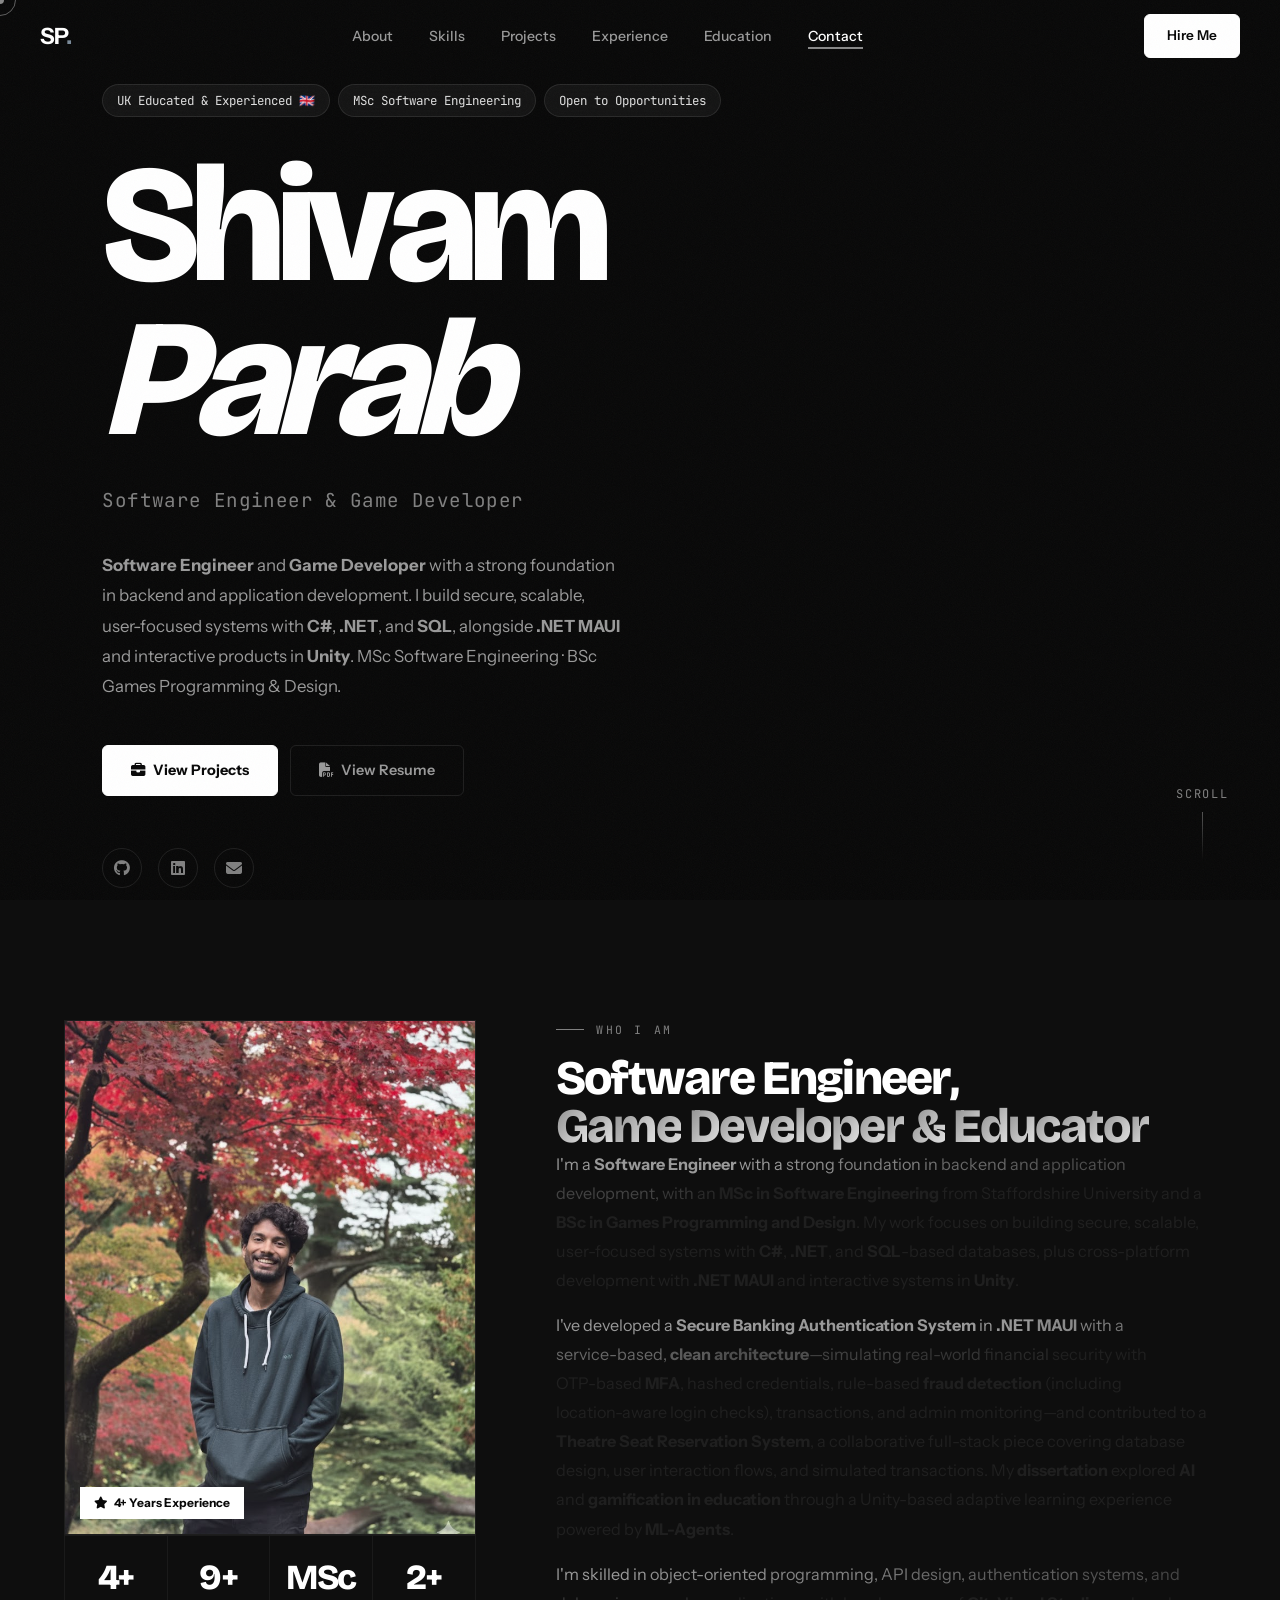
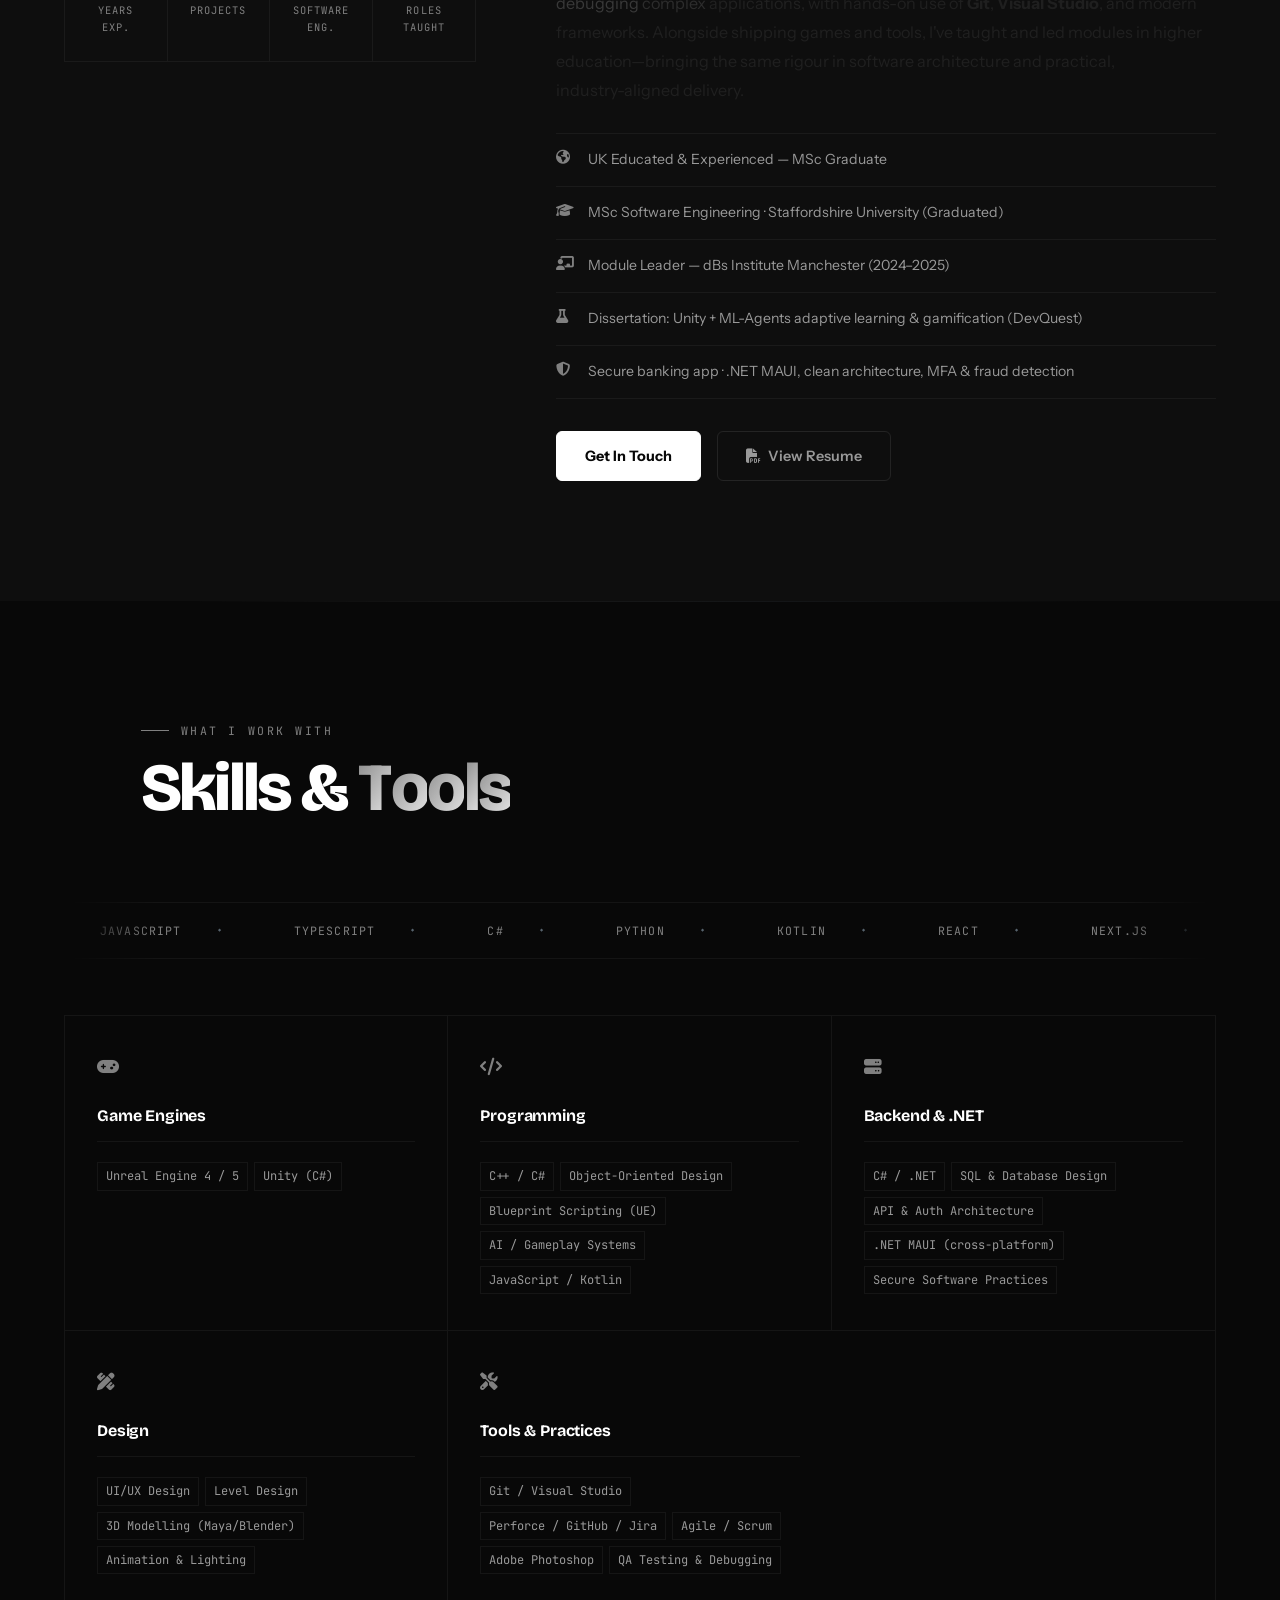
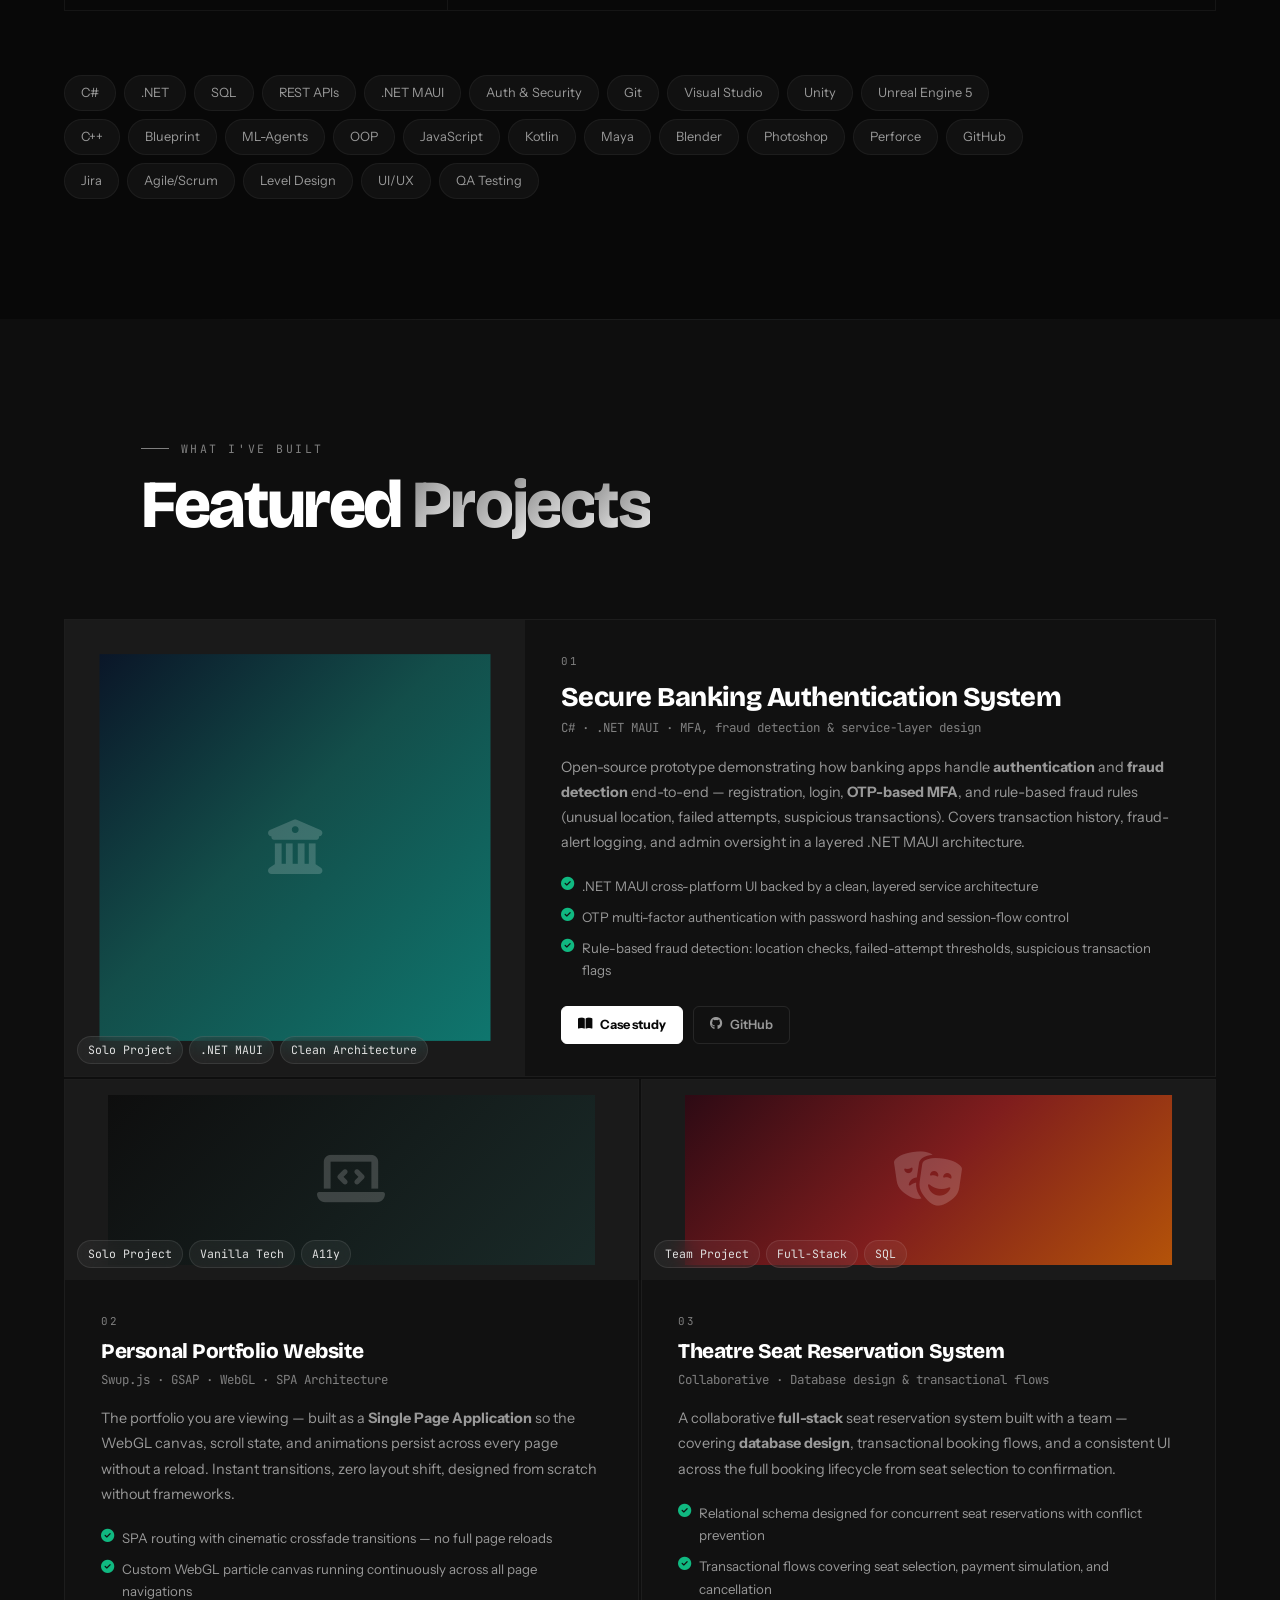
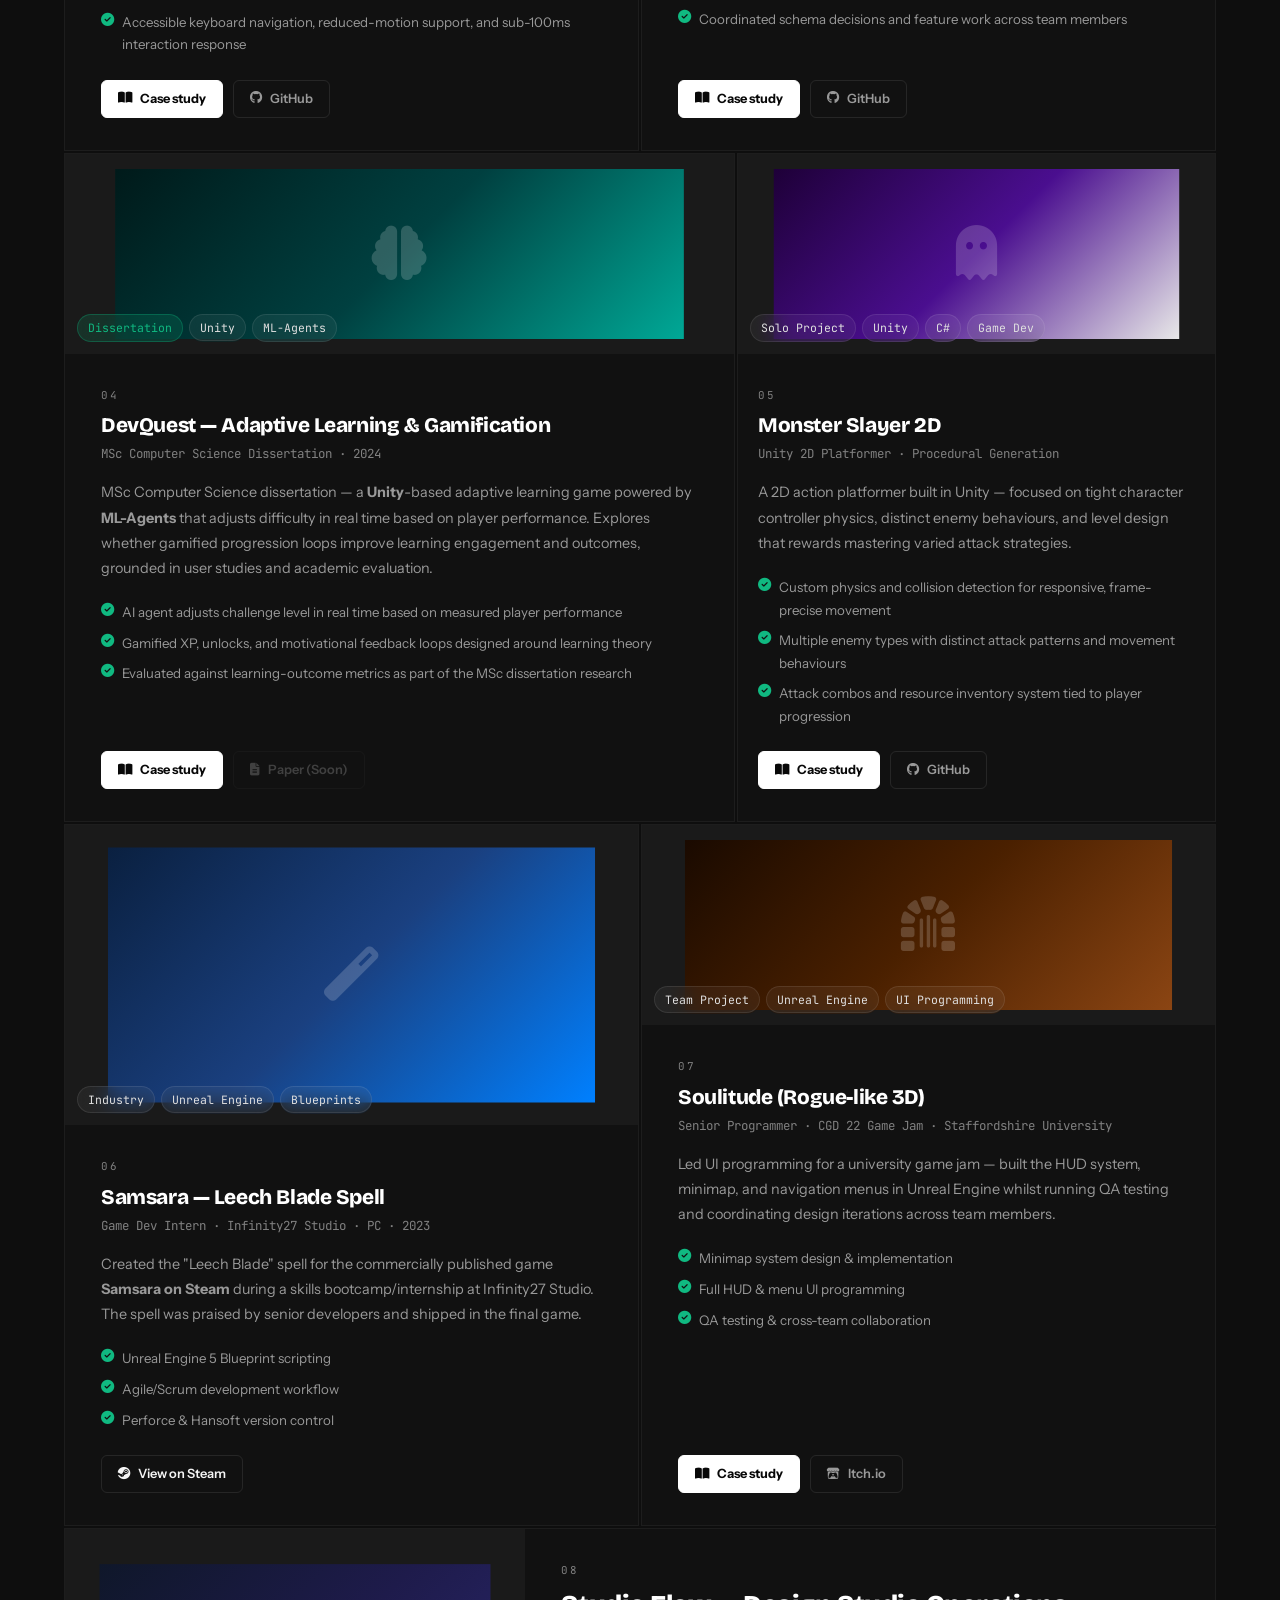
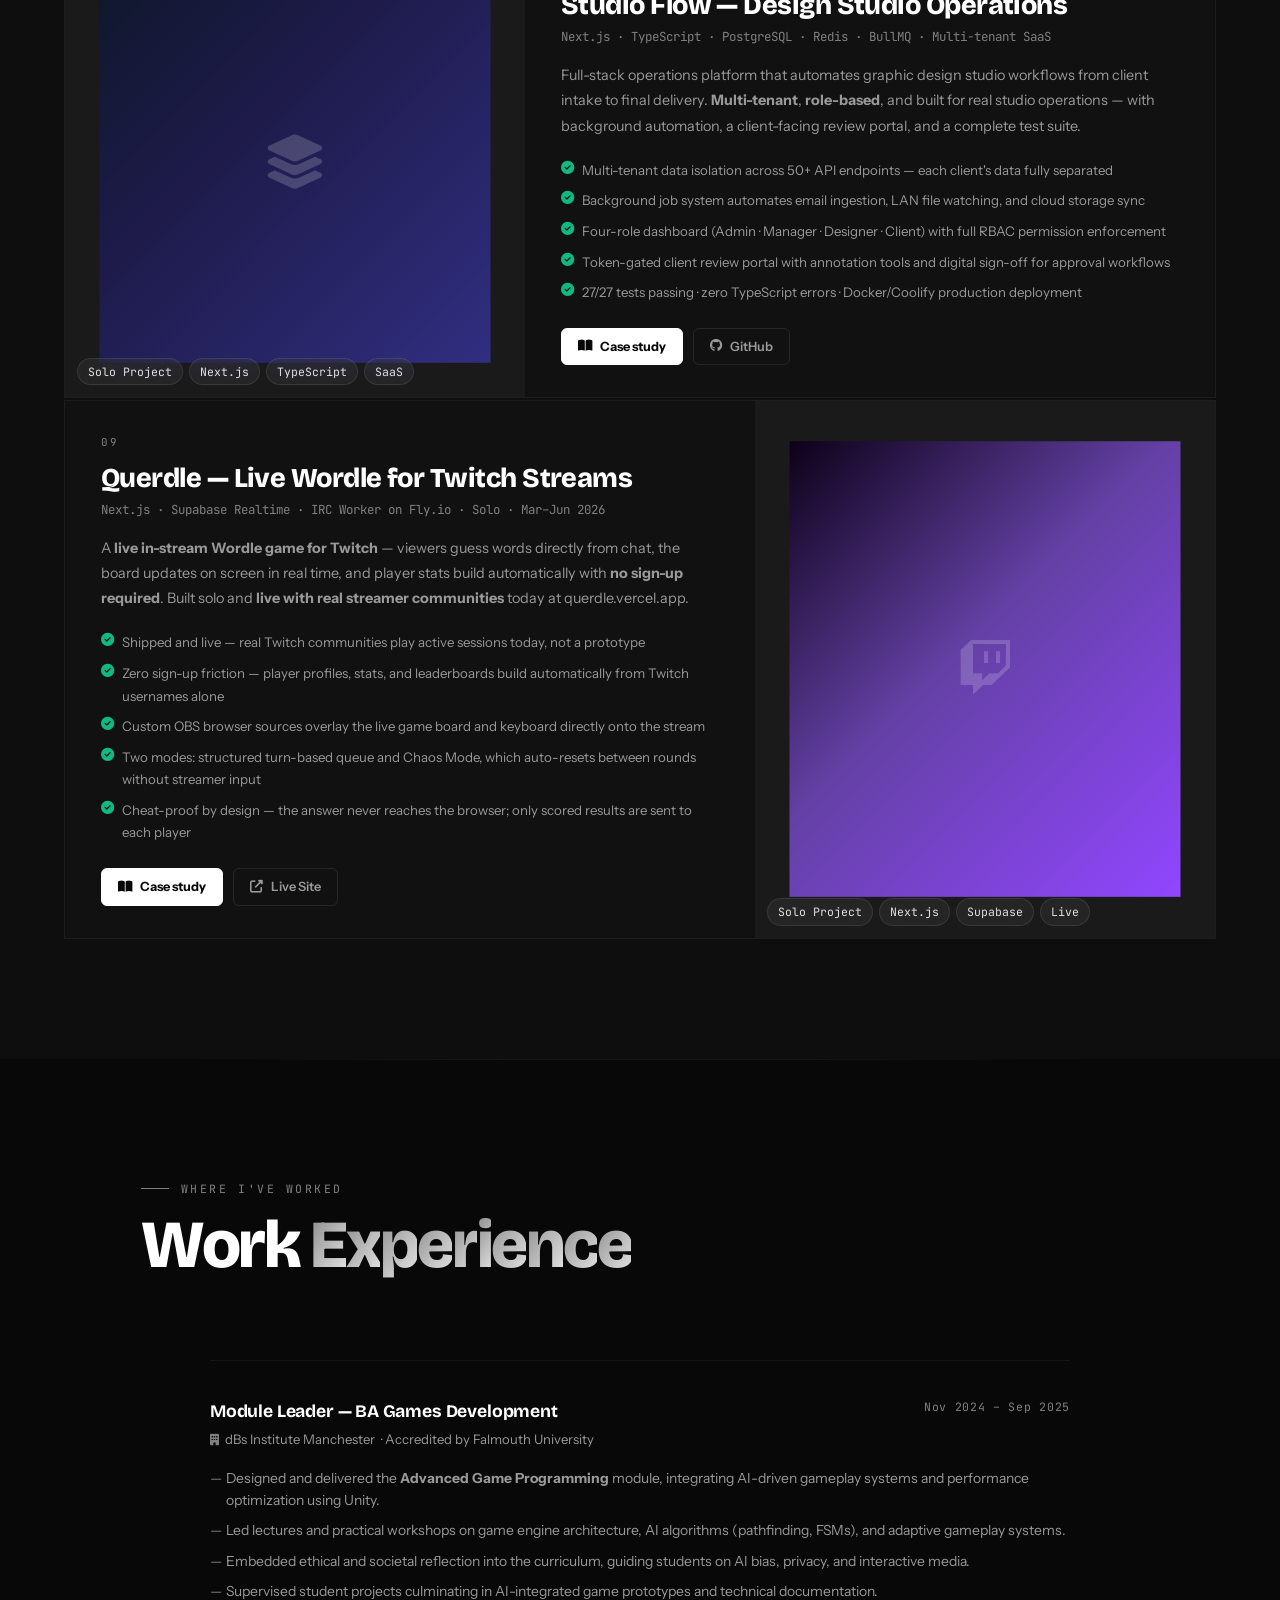
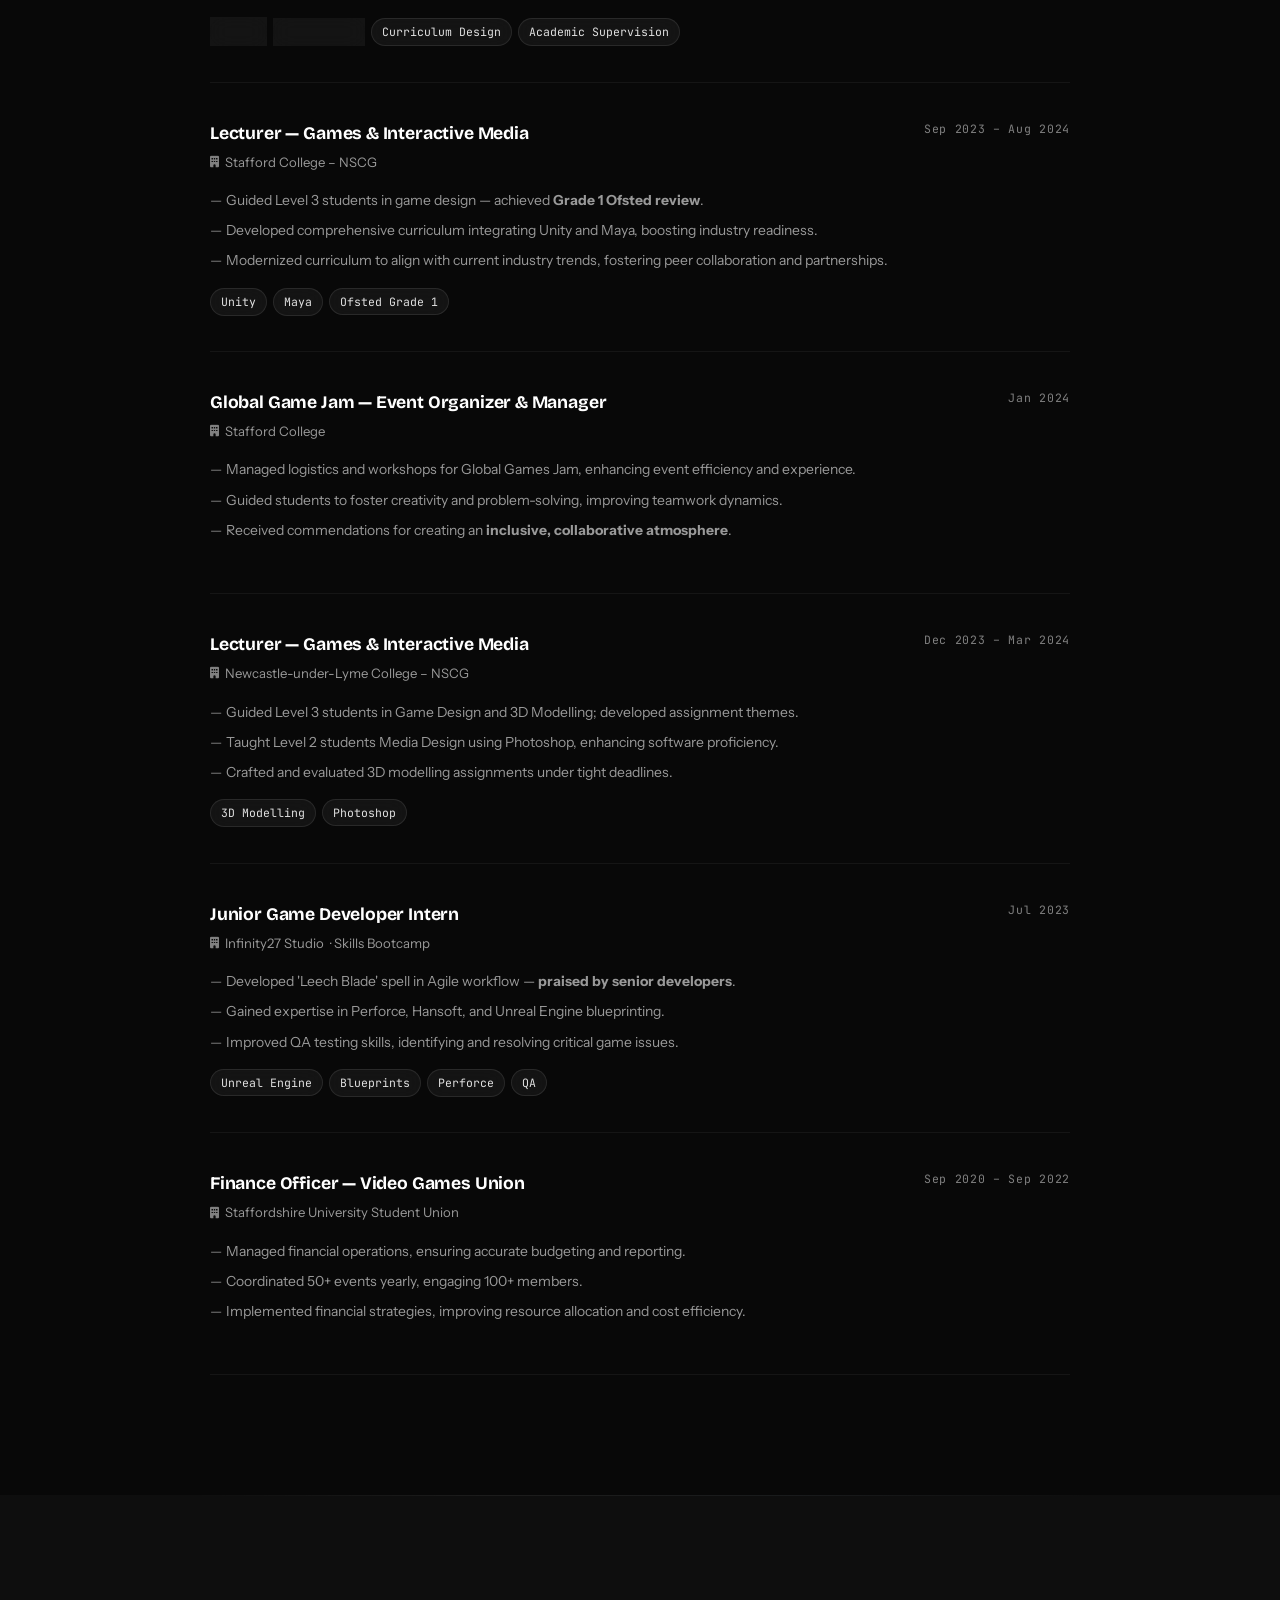
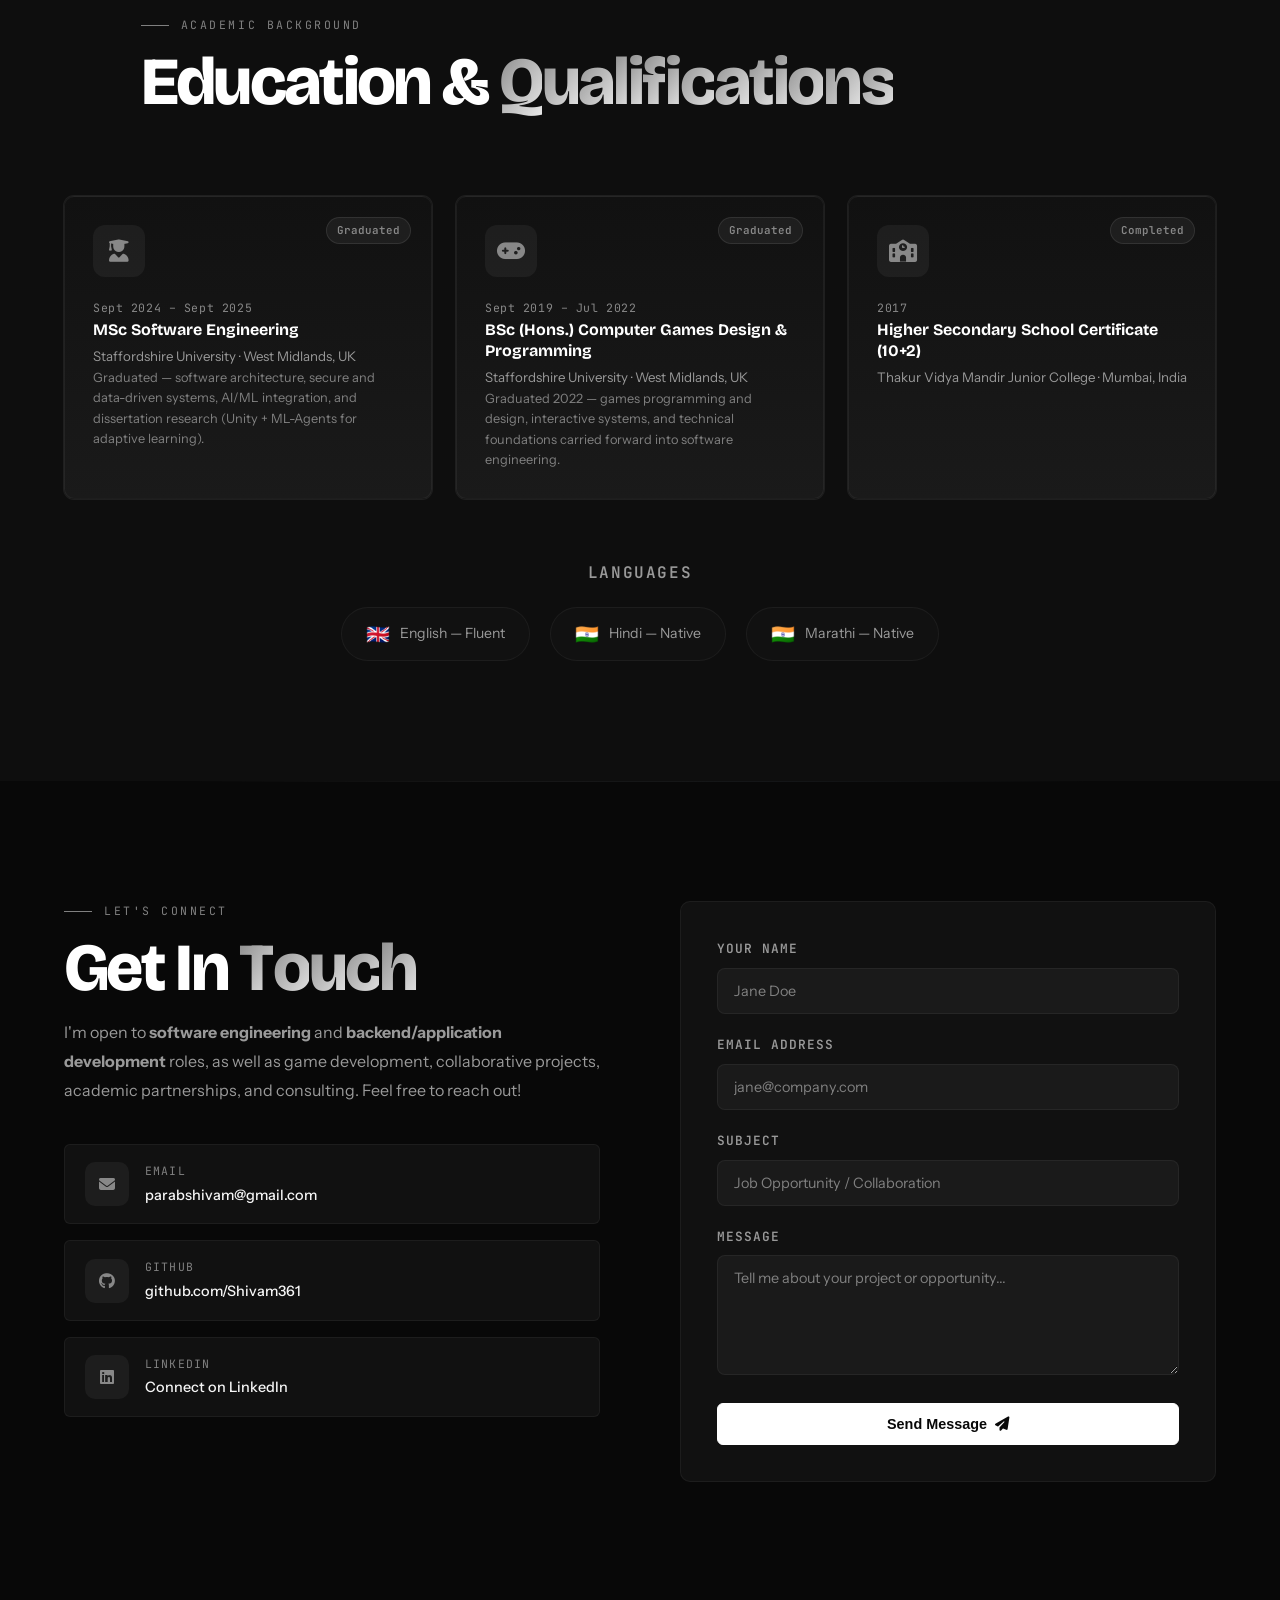
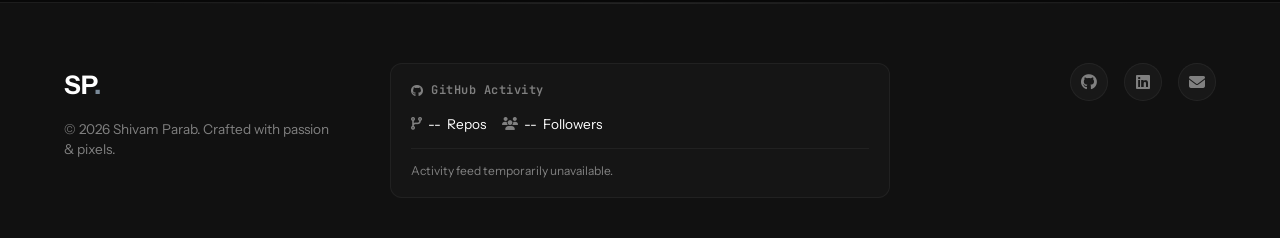
<file: index.html>
<!DOCTYPE html>
<html lang="en">
<head>
  <meta charset="UTF-8" />
  <meta name="viewport" content="width=device-width, initial-scale=1.0" />
  <title>Shivam Parab | Software Engineer & Game Developer</title>
  <meta name="title" content="Shivam Parab | Software Engineer & Game Developer">
  <meta name="description" content="Portfolio of Shivam Parab: MSc Software Engineer and Game Developer specializing in high-performance SPA engineering, AI adaptive systems, and architectural scalability in Unity and Unreal Engine.">

  <!-- Open Graph / Facebook -->
  <meta property="og:type" content="website">
  <meta property="og:url" content="https://sp-portfolio-nine.vercel.app/">
  <meta property="og:title" content="Shivam Parab | Software Engineer & Game Developer">
  <meta property="og:description" content="Portfolio of Shivam Parab: MSc Software Engineer and Game Developer specializing in high-performance SPA engineering, AI adaptive systems, and architectural scalability in Unity and Unreal Engine.">
  <meta property="og:image" content="https://sp-portfolio-nine.vercel.app/img/profile.jpg">

  <!-- Twitter -->
  <meta property="twitter:card" content="summary_large_image">
  <meta property="twitter:url" content="https://sp-portfolio-nine.vercel.app/">
  <meta property="twitter:title" content="Shivam Parab | Software Engineer & Game Developer">
  <meta property="twitter:description" content="Portfolio of Shivam Parab: MSc Software Engineer and Game Developer specializing in high-performance SPA engineering, AI adaptive systems, and architectural scalability in Unity and Unreal Engine.">
  <meta property="twitter:image" content="https://sp-portfolio-nine.vercel.app/img/profile.jpg">
  
  <!-- Fonts -->
  <link rel="preconnect" href="https://fonts.googleapis.com" />
  <link rel="preconnect" href="https://fonts.gstatic.com" crossorigin />
  <link href="https://fonts.googleapis.com/css2?family=Bricolage+Grotesque:opsz,wght@12..96,200..800&family=Instrument+Sans:wght@400;500;600;700&family=JetBrains+Mono:wght@400;500;700&display=swap" rel="stylesheet" />
  <!-- Icons -->
  <link rel="stylesheet" href="css/vendor/fontawesome.min.css" />
  <!-- AOS animations -->

  <link rel="stylesheet" href="css/style.css" />
  <link rel="icon" href="img/favicon.svg" type="image/svg+xml">
  <link rel="icon" href="img/favicon.ico" type="image/x-icon">
  <!-- SEO / JSON-LD Structured Data -->
  <script type="application/ld+json">
  {
    "@context": "https://schema.org",
    "@type": "Person",
    "name": "Shivam Parab",
    "url": "https://sp-portfolio-nine.vercel.app/",
    "image": "https://sp-portfolio-nine.vercel.app/img/profile.jpg",
    "jobTitle": "Software Engineer & Game Developer",
    "alumniOf": {
      "@type": "CollegeOrUniversity",
      "name": "Staffordshire University"
    },
    "sameAs": [
      "https://www.linkedin.com/in/shivam-parab-3b747b150/",
      "https://github.com/Shivam361",
      "https://shivam361.itch.io/"
    ],
    "description": "Shivam Parab is an MSc Software Engineer specializing in high-performance SPA engineering, AI adaptive systems, and architectural scalability in Unity and Unreal Engine."
  }
  </script>
</head>
<body>

  <!-- ─── LOADER ──────────────────────────────────── -->
  <div class="loader" id="loader">
    <p class="loader__logo">SP<span class="accent">.</span></p>
    <div class="loader__bar"><div class="loader__fill"></div></div>
  </div>

  <!-- ─── CURSOR ──────────────────────────────────── -->
  <div class="cursor" id="cursor"></div>
  <div class="cursor-follower" id="cursorFollower"></div>

  <!-- ─── NAV ──────────────────────────────────────── -->
  <nav class="nav" id="nav">
    <a href="#home" class="nav__logo" aria-label="Shivam Parab home">
      <span class="nav__logo-text">SP<span class="accent">.</span></span>
    </a>
    <ul class="nav__links" id="navLinks">
      <li><a href="#about" class="nav__link">About</a></li>
      <li><a href="#skills" class="nav__link">Skills</a></li>
      <li><a href="#projects" class="nav__link">Projects</a></li>
      <li><a href="#experience" class="nav__link">Experience</a></li>
      <li><a href="#education" class="nav__link">Education</a></li>
      <li><a href="#contact" class="nav__link">Contact</a></li>
    </ul>
    <a href="#contact" class="btn btn--nav">Hire Me</a>
    <button class="nav__hamburger" id="hamburger" aria-label="Open navigation menu">
      <span></span><span></span><span></span>
    </button>
  </nav>

  <!-- ─── SWUP CONTAINER ──────────────────────────────── -->
  <main id="swup" class="transition-fade">

  <!-- ─── HERO ──────────────────────────────────────── -->
  <header class="hero" id="home">
    <div class="hero__content">
      <p class="hero__eyebrow">
        <span class="tag">UK Educated & Experienced 🇬🇧</span>
        <span class="tag">MSc Software Engineering</span>
        <span class="tag">Open to Opportunities</span>
      </p>
      <h1 class="hero__name">
        Shivam<br /><span class="accent">Parab</span>
      </h1>
      <p class="hero__roles">Software Engineer &amp; Game Developer</p>
      <p class="hero__summary">
        <strong>Software Engineer</strong> and <strong>Game Developer</strong> with a strong foundation in backend and
        application development. I build secure, scalable, user-focused systems with <strong>C#</strong>,
        <strong>.NET</strong>, and <strong>SQL</strong>, alongside <strong>.NET MAUI</strong> and interactive products in
        <strong>Unity</strong>. MSc Software Engineering · BSc Games Programming &amp; Design.
      </p>
      <div class="hero__cta">
        <a href="#projects" class="btn btn--primary">
          <i class="fas fa-briefcase"></i> View Projects
        </a>
        <a href="resume.html" class="btn btn--outline">
          <i class="fas fa-file-pdf"></i> View Resume
        </a>
      </div>
      <div class="hero__socials">
        <a href="https://github.com/Shivam361" target="_blank" rel="noopener" aria-label="GitHub"><i class="fab fa-github"></i></a>
        <a href="https://www.linkedin.com/in/shivam-parab-3b747b150/" target="_blank" rel="noopener" aria-label="LinkedIn"><i class="fab fa-linkedin"></i></a>
        <a href="mailto:parabshivam@gmail.com" aria-label="Email"><i class="fas fa-envelope"></i></a>
      </div>
    </div>
    <div class="hero__scroll-hint">
      <span>Scroll</span>
      <div class="hero__scroll-line"></div>
    </div>
  </header>

  <!-- ─── ABOUT ─────────────────────────────────────── -->
  <section class="section about" id="about">
    <div class="container">
      <div class="about__grid">

        <div class="about__visual">
          <div class="about__img-wrap">
            <div class="about__img-placeholder">
              <div class="about__avatar-icon">
                <i class="fas fa-laptop-code"></i>
              </div>
              <img src="img/profile.jpg" alt="Shivam Parab" class="about__img" />
            </div>
            <div class="about__badge">
              <i class="fas fa-star"></i>
              <span>4+ Years Experience</span>
            </div>
          </div>
          <div class="about__stats">
            <div class="stat-card">
              <span class="stat-card__num">4+</span>
              <span class="stat-card__label">Years Exp.</span>
            </div>
            <div class="stat-card">
              <span class="stat-card__num">9+</span>
              <span class="stat-card__label">Projects</span>
            </div>
            <div class="stat-card">
              <span class="stat-card__num">MSc</span>
              <span class="stat-card__label">Software Eng.</span>
            </div>
            <div class="stat-card">
              <span class="stat-card__num">2+</span>
              <span class="stat-card__label">Roles Taught</span>
            </div>
          </div>
        </div>

        <div class="about__text">
          <p class="section__eyebrow">Who I am</p>
          <h2 class="section__title">Software Engineer, <br /><span class="accent">Game Developer &amp; Educator</span></h2>
          <p class="about__bio">
            I'm a <strong>Software Engineer</strong> with a strong foundation in backend and application development,
            with an <strong>MSc in Software Engineering</strong> from Staffordshire University and a
            <strong>BSc in Games Programming and Design</strong>. My work focuses on building secure, scalable,
            user-focused systems with <strong>C#</strong>, <strong>.NET</strong>, and <strong>SQL</strong>-based databases,
            plus cross-platform development with <strong>.NET MAUI</strong> and interactive systems in <strong>Unity</strong>.
          </p>
          <p class="about__bio">
            I've developed a <strong>Secure Banking Authentication System</strong> in <strong>.NET MAUI</strong> with a
            service-based, <strong>clean architecture</strong>—simulating real-world financial security with OTP-based
            <strong>MFA</strong>, hashed credentials, rule-based <strong>fraud detection</strong> (including location-aware
            login checks), transactions, and admin monitoring—and contributed
            to a <strong>Theatre Seat Reservation System</strong>, a collaborative full-stack piece covering database design,
            user interaction flows, and simulated transactions. My <strong>dissertation</strong> explored <strong>AI</strong> and
            <strong>gamification in education</strong> through a Unity-based adaptive learning experience powered by
            <strong>ML-Agents</strong>.
          </p>
          <p class="about__bio">
            I'm skilled in object-oriented programming, API design, authentication systems, and debugging complex
            applications, with hands-on use of <strong>Git</strong>, <strong>Visual Studio</strong>, and modern frameworks.
            Alongside shipping games and tools, I've taught and led modules in higher education—bringing the same rigour in
            software architecture and practical, industry-aligned delivery.
          </p>
          <div class="about__highlights">
            <div class="highlight-item">
              <i class="fas fa-globe-americas"></i>
              <span>UK Educated & Experienced — MSc Graduate</span>
            </div>
            <div class="highlight-item">
              <i class="fas fa-graduation-cap"></i>
              <span>MSc Software Engineering · Staffordshire University (Graduated)</span>
            </div>
            <div class="highlight-item">
              <i class="fas fa-chalkboard-teacher"></i>
              <span>Module Leader — dBs Institute Manchester (2024–2025)</span>
            </div>
            <div class="highlight-item">
              <i class="fas fa-flask"></i>
              <span>Dissertation: Unity + ML-Agents adaptive learning &amp; gamification (DevQuest)</span>
            </div>
            <div class="highlight-item">
              <i class="fas fa-shield-halved"></i>
              <span>Secure banking app · .NET MAUI, clean architecture, MFA &amp; fraud detection</span>
            </div>
          </div>
          <div style="display: flex; gap: 16px; flex-wrap: wrap;">
            <a href="mailto:parabshivam@gmail.com" class="btn btn--primary" aria-label="Send an email to Shivam Parab">Get In Touch</a>
            <a href="resume.html" target="_blank" rel="noopener" class="btn btn--outline" aria-label="View Shivam Parab's professional resume (opens in new tab)">
              <i class="fas fa-file-pdf"></i> View Resume
            </a>
          </div>
        </div>

      </div>
    </div>
  </section>

  <!-- ─── SKILLS ────────────────────────────────────── -->
  <section class="section skills" id="skills">
    <div class="container">
      <div class="section__header">
        <p class="section__eyebrow">What I work with</p>
        <h2 class="section__title">Skills &amp; <span class="accent">Tools</span></h2>
      </div>

      <div class="skills__ticker" aria-hidden="true">
        <div class="skills__ticker-track">
          <span>JavaScript</span><span>TypeScript</span><span>C#</span><span>Python</span><span>Kotlin</span><span>React</span><span>Next.js</span><span>Node.js</span><span>.NET MAUI</span><span>Unity</span><span>Unreal Engine</span><span>PostgreSQL</span><span>Redis</span><span>Docker</span><span>Firebase</span><span>GSAP</span><span>Git</span><span>Figma</span><span>Jest</span><span>Vitest</span>
          <span>JavaScript</span><span>TypeScript</span><span>C#</span><span>Python</span><span>Kotlin</span><span>React</span><span>Next.js</span><span>Node.js</span><span>.NET MAUI</span><span>Unity</span><span>Unreal Engine</span><span>PostgreSQL</span><span>Redis</span><span>Docker</span><span>Firebase</span><span>GSAP</span><span>Git</span><span>Figma</span><span>Jest</span><span>Vitest</span>
        </div>
      </div>

      <div class="skills__grid">

        <div class="skill-group">
          <div class="skill-group__icon"><i class="fas fa-gamepad"></i></div>
          <h3 class="skill-group__title">Game Engines</h3>
          <ul class="skill-list">
            <li>Unreal Engine 4 / 5</li>
            <li>Unity (C#)</li>
          </ul>
        </div>

        <div class="skill-group">
          <div class="skill-group__icon"><i class="fas fa-code"></i></div>
          <h3 class="skill-group__title">Programming</h3>
          <ul class="skill-list">
            <li>C++ / C#</li>
            <li>Object-Oriented Design</li>
            <li>Blueprint Scripting (UE)</li>
            <li>AI / Gameplay Systems</li>
            <li>JavaScript / Kotlin</li>
          </ul>
        </div>

        <div class="skill-group">
          <div class="skill-group__icon"><i class="fas fa-server"></i></div>
          <h3 class="skill-group__title">Backend &amp; .NET</h3>
          <ul class="skill-list">
            <li>C# / .NET</li>
            <li>SQL &amp; Database Design</li>
            <li>API &amp; Auth Architecture</li>
            <li>.NET MAUI (cross-platform)</li>
            <li>Secure Software Practices</li>
          </ul>
        </div>

        <div class="skill-group">
          <div class="skill-group__icon"><i class="fas fa-pencil-ruler"></i></div>
          <h3 class="skill-group__title">Design</h3>
          <ul class="skill-list">
            <li>UI/UX Design</li>
            <li>Level Design</li>
            <li>3D Modelling (Maya/Blender)</li>
            <li>Animation &amp; Lighting</li>
          </ul>
        </div>

        <div class="skill-group">
          <div class="skill-group__icon"><i class="fas fa-tools"></i></div>
          <h3 class="skill-group__title">Tools &amp; Practices</h3>
          <ul class="skill-list">
            <li>Git / Visual Studio</li>
            <li>Perforce / GitHub / Jira</li>
            <li>Agile / Scrum</li>
            <li>Adobe Photoshop</li>
            <li>QA Testing &amp; Debugging</li>
          </ul>
        </div>

      </div>

      <!-- Tech pills -->
      <div class="skills__pills">
        <span class="pill">C#</span>
        <span class="pill">.NET</span>
        <span class="pill">SQL</span>
        <span class="pill">REST APIs</span>
        <span class="pill">.NET MAUI</span>
        <span class="pill">Auth &amp; Security</span>
        <span class="pill">Git</span>
        <span class="pill">Visual Studio</span>
        <span class="pill">Unity</span>
        <span class="pill">Unreal Engine 5</span>
        <span class="pill">C++</span>
        <span class="pill">Blueprint</span>
        <span class="pill">ML-Agents</span>
        <span class="pill">OOP</span>
        <span class="pill">JavaScript</span>
        <span class="pill">Kotlin</span>
        <span class="pill">Maya</span>
        <span class="pill">Blender</span>
        <span class="pill">Photoshop</span>
        <span class="pill">Perforce</span>
        <span class="pill">GitHub</span>
        <span class="pill">Jira</span>
        <span class="pill">Agile/Scrum</span>
        <span class="pill">Level Design</span>
        <span class="pill">UI/UX</span>
        <span class="pill">QA Testing</span>
      </div>
    </div>
  </section>

  <!-- ─── PROJECTS ───────────────────────────────────── -->
  <section class="section projects" id="projects">
    <div class="container">
      <div class="section__header">
        <p class="section__eyebrow">What I've built</p>
        <h2 class="section__title">Featured <span class="accent">Projects</span></h2>
      </div>

      <div class="projects__grid">

        <!-- Project 1: Secure Banking Authentication -->
        <article class="project-card project-card--featured">
          <a class="project-card__media" href="secure-banking.html">
            <div class="project-card__img-wrap project-card__img-wrap--p-banking">
              <div class="project-card__icon"><i class="fas fa-building-columns"></i></div>
            </div>
            <div class="project-card__tags">
              <span class="tag tag--sm">Solo Project</span>
              <span class="tag tag--sm">.NET MAUI</span>
              <span class="tag tag--sm">Clean Architecture</span>
            </div>
          </a>
          <div class="project-card__body">
            <span class="project-card__number">01</span>
            <h3 class="project-card__title">Secure Banking Authentication System</h3>
            <p class="project-card__sub">C# · .NET MAUI · MFA, fraud detection &amp; service-layer design</p>
            <p class="project-card__desc">
              Open-source prototype demonstrating how banking apps handle <strong>authentication</strong> and <strong>fraud detection</strong> end-to-end — registration, login, <strong>OTP-based MFA</strong>, and rule-based fraud rules (unusual location, failed attempts, suspicious transactions). Covers transaction history, fraud-alert logging, and admin oversight in a layered .NET MAUI architecture.
            </p>
            <ul class="project-card__bullets">
              <li><i class="fas fa-check-circle"></i> .NET MAUI cross-platform UI backed by a clean, layered service architecture</li>
              <li><i class="fas fa-check-circle"></i> OTP multi-factor authentication with password hashing and session-flow control</li>
              <li><i class="fas fa-check-circle"></i> Rule-based fraud detection: location checks, failed-attempt thresholds, suspicious transaction flags</li>
            </ul>
            <div class="project-card__links">
              <a href="secure-banking.html" class="btn btn--sm btn--primary" aria-label="View Secure Banking Authentication System case study">
                <i class="fas fa-book-open"></i> Case study
              </a>
              <a href="https://github.com/Shivam361/secure-banking-authentication-system" target="_blank" rel="noopener" class="btn btn--sm btn--outline" aria-label="View Secure Banking source code on GitHub">
                <i class="fab fa-github"></i> GitHub
              </a>
            </div>
          </div>
        </article>

        <!-- Project 2 (New): Portfolio Website -->
        <article class="project-card">
          <a class="project-card__media" href="portfolio-case-study.html">
            <div class="project-card__img-wrap project-card__img-wrap--p4" style="background: linear-gradient(135deg, var(--bg-2) 0%, rgba(20, 184, 166, 0.1) 100%);">
              <div class="project-card__icon"><i class="fas fa-laptop-code"></i></div>
            </div>
            <div class="project-card__tags">
              <span class="tag tag--sm">Solo Project</span>
              <span class="tag tag--sm">Vanilla Tech</span>
              <span class="tag tag--sm">A11y</span>
            </div>
          </a>
          <div class="project-card__body">
            <span class="project-card__number">02</span>
            <h3 class="project-card__title">Personal Portfolio Website</h3>
            <p class="project-card__sub">Swup.js · GSAP · WebGL · SPA Architecture</p>
            <p class="project-card__desc">
              The portfolio you are viewing — built as a <strong>Single Page Application</strong> so the WebGL canvas, scroll state, and animations persist across every page without a reload. Instant transitions, zero layout shift, designed from scratch without frameworks.
            </p>
            <ul class="project-card__bullets">
              <li><i class="fas fa-check-circle"></i> SPA routing with cinematic crossfade transitions — no full page reloads</li>
              <li><i class="fas fa-check-circle"></i> Custom WebGL particle canvas running continuously across all page navigations</li>
              <li><i class="fas fa-check-circle"></i> Accessible keyboard navigation, reduced-motion support, and sub-100ms interaction response</li>
            </ul>
            <div class="project-card__links">
              <a href="portfolio-case-study.html" class="btn btn--sm btn--primary" aria-label="View Personal Portfolio case study">
                <i class="fas fa-book-open"></i> Case study
              </a>
              <a href="https://github.com/Shivam361/SP-Portfolio" target="_blank" rel="noopener" class="btn btn--sm btn--outline" aria-label="View Portfolio source code on GitHub">
                <i class="fab fa-github"></i> GitHub
              </a>
            </div>
          </div>
        </article>

        <!-- Project 3: Theatre Seat Reservation -->
        <article class="project-card">
          <a class="project-card__media" href="theatre-booking.html">
            <div class="project-card__img-wrap project-card__img-wrap--p-theatre">
              <div class="project-card__icon"><i class="fas fa-masks-theater"></i></div>
            </div>
            <div class="project-card__tags">
              <span class="tag tag--sm">Team Project</span>
              <span class="tag tag--sm">Full-Stack</span>
              <span class="tag tag--sm">SQL</span>
            </div>
          </a>
          <div class="project-card__body">
            <span class="project-card__number">03</span>
            <h3 class="project-card__title">Theatre Seat Reservation System</h3>
            <p class="project-card__sub">Collaborative · Database design &amp; transactional flows</p>
            <p class="project-card__desc">
              A collaborative <strong>full-stack</strong> seat reservation system built with a team — covering <strong>database design</strong>, transactional booking flows, and a consistent UI across the full booking lifecycle from seat selection to confirmation.
            </p>
            <ul class="project-card__bullets">
              <li><i class="fas fa-check-circle"></i> Relational schema designed for concurrent seat reservations with conflict prevention</li>
              <li><i class="fas fa-check-circle"></i> Transactional flows covering seat selection, payment simulation, and cancellation</li>
              <li><i class="fas fa-check-circle"></i> Coordinated schema decisions and feature work across team members</li>
            </ul>
            <div class="project-card__links">
              <a href="theatre-booking.html" class="btn btn--sm btn--primary" aria-label="View Theatre Seat Reservation System case study">
                <i class="fas fa-book-open"></i> Case study
              </a>
              <a href="https://github.com/Shivam361/theatre-booking" target="_blank" rel="noopener" class="btn btn--sm btn--outline" aria-label="View Theatre Booking source code on GitHub">
                <i class="fab fa-github"></i> GitHub
              </a>
            </div>
          </div>
        </article>

        <!-- Project 4: DevQuest Dissertation -->
        <article class="project-card project-card--research">
          <a class="project-card__media" href="devquest.html">
            <div class="project-card__img-wrap project-card__img-wrap--p4">
              <div class="project-card__icon"><i class="fas fa-brain"></i></div>
            </div>
            <div class="project-card__tags">
              <span class="tag tag--sm tag--research">Dissertation</span>
              <span class="tag tag--sm">Unity</span>
              <span class="tag tag--sm">ML-Agents</span>
            </div>
          </a>
          <div class="project-card__body">
            <span class="project-card__number">04</span>
            <h3 class="project-card__title">DevQuest — Adaptive Learning &amp; Gamification</h3>
            <p class="project-card__sub">MSc Computer Science Dissertation · 2024</p>
            <p class="project-card__desc">
              MSc Computer Science dissertation — a <strong>Unity</strong>-based adaptive learning game powered by <strong>ML-Agents</strong> that adjusts difficulty in real time based on player performance. Explores whether gamified progression loops improve learning engagement and outcomes, grounded in user studies and academic evaluation.
            </p>
            <ul class="project-card__bullets">
              <li><i class="fas fa-check-circle"></i> AI agent adjusts challenge level in real time based on measured player performance</li>
              <li><i class="fas fa-check-circle"></i> Gamified XP, unlocks, and motivational feedback loops designed around learning theory</li>
              <li><i class="fas fa-check-circle"></i> Evaluated against learning-outcome metrics as part of the MSc dissertation research</li>
            </ul>
            <div class="project-card__links">
              <a href="devquest.html" class="btn btn--sm btn--primary" aria-label="View DevQuest Dissertation case study">
                <i class="fas fa-book-open"></i> Case study
              </a>
              <span class="btn btn--sm btn--outline btn--disabled" aria-label="DevQuest research paper — coming soon" title="Paper coming soon">
                <i class="fas fa-file-alt"></i> Paper (Soon)
              </span>
            </div>
          </div>
        </article>

        <!-- Project 5: Unity 2D Platformer -->
        <article class="project-card">
          <a class="project-card__media" href="monster-slayer.html">
            <div class="project-card__img-wrap project-card__img-wrap--p1">
              <div class="project-card__icon"><i class="fas fa-ghost"></i></div>
            </div>
            <div class="project-card__tags">
              <span class="tag tag--sm">Solo Project</span>
              <span class="tag tag--sm">Unity</span>
              <span class="tag tag--sm">C#</span>
              <span class="tag tag--sm">Game Dev</span>
            </div>
          </a>
          <div class="project-card__body">
            <span class="project-card__number">05</span>
            <h3 class="project-card__title">Monster Slayer 2D</h3>
            <p class="project-card__sub">Unity 2D Platformer · Procedural Generation</p>
            <p class="project-card__desc">
              A 2D action platformer built in Unity — focused on tight character controller physics, distinct enemy behaviours, and level design that rewards mastering varied attack strategies.
            </p>
            <ul class="project-card__bullets">
              <li><i class="fas fa-check-circle"></i> Custom physics and collision detection for responsive, frame-precise movement</li>
              <li><i class="fas fa-check-circle"></i> Multiple enemy types with distinct attack patterns and movement behaviours</li>
              <li><i class="fas fa-check-circle"></i> Attack combos and resource inventory system tied to player progression</li>
            </ul>
            <div class="project-card__links">
              <a href="monster-slayer.html" class="btn btn--sm btn--primary" aria-label="View Monster Slayer 2D case study">
                <i class="fas fa-book-open"></i> Case study
              </a>
              <a href="https://github.com/Shivam361/" target="_blank" rel="noopener" class="btn btn--sm btn--outline" aria-label="View Monster Slayer source code on GitHub">
                <i class="fab fa-github"></i> GitHub
              </a>
            </div>
          </div>
        </article>

        <!-- Project 6: Samsara - Leech Blade -->
        <article class="project-card">
          <div class="project-card__media" onclick="window.open('https://store.steampowered.com/app/2065700/Samsara_Spell/', '_blank')" style="cursor: pointer;">
            <div class="project-card__img-wrap project-card__img-wrap--p2">
              <div class="project-card__icon"><i class="fas fa-magic"></i></div>
            </div>
            <div class="project-card__tags">
              <span class="tag tag--sm">Industry</span>
              <span class="tag tag--sm">Unreal Engine</span>
              <span class="tag tag--sm">Blueprints</span>
            </div>
          </div>
          <div class="project-card__body">
            <span class="project-card__number">06</span>
            <h3 class="project-card__title">Samsara — Leech Blade Spell</h3>
            <p class="project-card__sub">Game Dev Intern · Infinity27 Studio · PC · 2023</p>
            <p class="project-card__desc">
              Created the "Leech Blade" spell for the commercially published game <strong>Samsara on Steam</strong>
              during a skills bootcamp/internship at Infinity27 Studio. The spell was praised by senior developers
              and shipped in the final game.
            </p>
            <ul class="project-card__bullets">
              <li><i class="fas fa-check-circle"></i> Unreal Engine 5 Blueprint scripting</li>
              <li><i class="fas fa-check-circle"></i> Agile/Scrum development workflow</li>
              <li><i class="fas fa-check-circle"></i> Perforce &amp; Hansoft version control</li>
            </ul>
            <div class="project-card__links">
              <a href="https://store.steampowered.com/app/2065700/Samsara_Spell/" target="_blank" rel="noopener" class="btn btn--sm" aria-label="View Samsara — Leech Blade Spell on Steam">
                <i class="fab fa-steam"></i> View on Steam
              </a>
            </div>
          </div>
        </article>

        <!-- Project 7: Rogue-like Dungeon Crawler -->
        <article class="project-card">
          <a class="project-card__media" href="soulitude.html">
            <div class="project-card__img-wrap project-card__img-wrap--p3">
              <div class="project-card__icon"><i class="fas fa-dungeon"></i></div>
            </div>
            <div class="project-card__tags">
              <span class="tag tag--sm">Team Project</span>
              <span class="tag tag--sm">Unreal Engine</span>
              <span class="tag tag--sm">UI Programming</span>
            </div>
          </a>
          <div class="project-card__body">
            <span class="project-card__number">07</span>
            <h3 class="project-card__title">Soulitude (Rogue-like 3D)</h3>
            <p class="project-card__sub">Senior Programmer · CGD 22 Game Jam · Staffordshire University</p>
            <p class="project-card__desc">
              Led UI programming for a university game jam — built the HUD system, minimap, and navigation menus in Unreal Engine whilst running QA testing and coordinating design iterations across team members.
            </p>
            <ul class="project-card__bullets">
              <li><i class="fas fa-check-circle"></i> Minimap system design &amp; implementation</li>
              <li><i class="fas fa-check-circle"></i> Full HUD &amp; menu UI programming</li>
              <li><i class="fas fa-check-circle"></i> QA testing &amp; cross-team collaboration</li>
            </ul>
            <div class="project-card__links">
              <a href="soulitude.html" class="btn btn--sm btn--primary" aria-label="View Soulitude case study">
                <i class="fas fa-book-open"></i> Case study
              </a>
              <a href="https://itch.io/jam/cgd22-goty-public/rate/1561178" target="_blank" rel="noopener" class="btn btn--sm btn--outline" aria-label="View Soulitude on Itch.io">
                <i class="fab fa-itch-io"></i> Itch.io
              </a>
            </div>
          </div>
        </article>

        <!-- Project 8: Studio Flow — Design Studio Operations -->
        <article class="project-card project-card--featured">
          <a class="project-card__media" href="studio-flow.html">
            <div class="project-card__img-wrap project-card__img-wrap--studio-flow">
              <div class="project-card__icon"><i class="fas fa-layer-group"></i></div>
            </div>
            <div class="project-card__tags">
              <span class="tag tag--sm">Solo Project</span>
              <span class="tag tag--sm">Next.js</span>
              <span class="tag tag--sm">TypeScript</span>
              <span class="tag tag--sm">SaaS</span>
            </div>
          </a>
          <div class="project-card__body">
            <span class="project-card__number">08</span>
            <h3 class="project-card__title">Studio Flow — Design Studio Operations</h3>
            <p class="project-card__sub">Next.js · TypeScript · PostgreSQL · Redis · BullMQ · Multi-tenant SaaS</p>
            <p class="project-card__desc">
              Full-stack operations platform that automates graphic design studio workflows from client intake to final delivery. <strong>Multi-tenant</strong>, <strong>role-based</strong>, and built for real studio operations — with background automation, a client-facing review portal, and a complete test suite.
            </p>
            <ul class="project-card__bullets">
              <li><i class="fas fa-check-circle"></i> Multi-tenant data isolation across 50+ API endpoints — each client's data fully separated</li>
              <li><i class="fas fa-check-circle"></i> Background job system automates email ingestion, LAN file watching, and cloud storage sync</li>
              <li><i class="fas fa-check-circle"></i> Four-role dashboard (Admin · Manager · Designer · Client) with full RBAC permission enforcement</li>
              <li><i class="fas fa-check-circle"></i> Token-gated client review portal with annotation tools and digital sign-off for approval workflows</li>
              <li><i class="fas fa-check-circle"></i> 27/27 tests passing · zero TypeScript errors · Docker/Coolify production deployment</li>
            </ul>
            <div class="project-card__links">
              <a href="studio-flow.html" class="btn btn--sm btn--primary" aria-label="View Studio Flow case study">
                <i class="fas fa-book-open"></i> Case study
              </a>
              <a href="https://github.com/Shivam361/Graphic-Design-Studio-Automation-Tool" target="_blank" rel="noopener" class="btn btn--sm btn--outline" aria-label="View Studio Flow source code on GitHub">
                <i class="fab fa-github"></i> GitHub
              </a>
            </div>
          </div>
        </article>

        <!-- Project 9: Querdle — Live Wordle for Twitch -->
        <article class="project-card project-card--featured">
          <a class="project-card__media" href="querdle.html" aria-label="View Querdle case study">
            <div class="project-card__img-wrap project-card__img-wrap--p-querdle">
              <div class="project-card__icon"><i class="fab fa-twitch"></i></div>
            </div>
            <div class="project-card__tags">
              <span class="tag tag--sm">Solo Project</span>
              <span class="tag tag--sm">Next.js</span>
              <span class="tag tag--sm">Supabase</span>
              <span class="tag tag--sm">Live</span>
            </div>
          </a>
          <div class="project-card__body">
            <span class="project-card__number">09</span>
            <h3 class="project-card__title">Querdle — Live Wordle for Twitch Streams</h3>
            <p class="project-card__sub">Next.js · Supabase Realtime · IRC Worker on Fly.io · Solo · Mar–Jun 2026</p>
            <p class="project-card__desc">
              A <strong>live in-stream Wordle game for Twitch</strong> — viewers guess words directly from chat,
              the board updates on screen in real time, and player stats build automatically with
              <strong>no sign-up required</strong>. Built solo and <strong>live with real streamer communities</strong>
              today at querdle.vercel.app.
            </p>
            <ul class="project-card__bullets">
              <li><i class="fas fa-check-circle"></i><span> Shipped and live — real Twitch communities play active sessions today, not a prototype</span></li>
              <li><i class="fas fa-check-circle"></i><span> Zero sign-up friction — player profiles, stats, and leaderboards build automatically from Twitch usernames alone</span></li>
              <li><i class="fas fa-check-circle"></i><span> Custom OBS browser sources overlay the live game board and keyboard directly onto the stream</span></li>
              <li><i class="fas fa-check-circle"></i><span> Two modes: structured turn-based queue and Chaos Mode, which auto-resets between rounds without streamer input</span></li>
              <li><i class="fas fa-check-circle"></i><span> Cheat-proof by design — the answer never reaches the browser; only scored results are sent to each player</span></li>
            </ul>
            <div class="project-card__links">
              <a href="querdle.html" class="btn btn--sm btn--primary" aria-label="View Querdle case study">
                <i class="fas fa-book-open"></i> Case study
              </a>
              <a href="https://querdle.vercel.app" target="_blank" rel="noopener" class="btn btn--sm btn--outline" aria-label="View Querdle live">
                <i class="fas fa-external-link-alt"></i> Live Site
              </a>
            </div>
          </div>
        </article>

      </div>
    </div>
  </section>

  <!-- ─── EXPERIENCE ─────────────────────────────────── -->
  <section class="section experience" id="experience">
    <div class="container">
      <div class="section__header">
        <p class="section__eyebrow">Where I've worked</p>
        <h2 class="section__title">Work <span class="accent">Experience</span></h2>
      </div>

      <div class="timeline">

        <div class="timeline__item">
          <div class="timeline__marker"></div>
          <div class="timeline__content">
            <div class="timeline__header">
              <div>
                <h3 class="timeline__role">Module Leader — BA Games Development</h3>
                <p class="timeline__company"><i class="fas fa-building"></i> dBs Institute Manchester <span class="timeline__accent">· Accredited by Falmouth University</span></p>
              </div>
              <span class="timeline__date">Nov 2024 – Sep 2025</span>
            </div>
            <ul class="timeline__bullets">
              <li>Designed and delivered the <strong>Advanced Game Programming</strong> module, integrating AI-driven gameplay systems and performance optimization using Unity.</li>
              <li>Led lectures and practical workshops on game engine architecture, AI algorithms (pathfinding, FSMs), and adaptive gameplay systems.</li>
              <li>Embedded ethical and societal reflection into the curriculum, guiding students on AI bias, privacy, and interactive media.</li>
              <li>Supervised student projects culminating in AI-integrated game prototypes and technical documentation.</li>
            </ul>
            <div class="timeline__tags">
              <span class="tag tag--sm">Unity</span><span class="tag tag--sm">AI Systems</span><span class="tag tag--sm">Curriculum Design</span><span class="tag tag--sm">Academic Supervision</span>
            </div>
          </div>
        </div>

        <div class="timeline__item">
          <div class="timeline__marker"></div>
          <div class="timeline__content">
            <div class="timeline__header">
              <div>
                <h3 class="timeline__role">Lecturer — Games &amp; Interactive Media</h3>
                <p class="timeline__company"><i class="fas fa-building"></i> Stafford College – NSCG</p>
              </div>
              <span class="timeline__date">Sep 2023 – Aug 2024</span>
            </div>
            <ul class="timeline__bullets">
              <li>Guided Level 3 students in game design — achieved <strong>Grade 1 Ofsted review</strong>.</li>
              <li>Developed comprehensive curriculum integrating Unity and Maya, boosting industry readiness.</li>
              <li>Modernized curriculum to align with current industry trends, fostering peer collaboration and partnerships.</li>
            </ul>
            <div class="timeline__tags">
              <span class="tag tag--sm">Unity</span><span class="tag tag--sm">Maya</span><span class="tag tag--sm">Ofsted Grade 1</span>
            </div>
          </div>
        </div>

        <div class="timeline__item">
          <div class="timeline__marker"></div>
          <div class="timeline__content">
            <div class="timeline__header">
              <div>
                <h3 class="timeline__role">Global Game Jam — Event Organizer &amp; Manager</h3>
                <p class="timeline__company"><i class="fas fa-building"></i> Stafford College</p>
              </div>
              <span class="timeline__date">Jan 2024</span>
            </div>
            <ul class="timeline__bullets">
              <li>Managed logistics and workshops for Global Games Jam, enhancing event efficiency and experience.</li>
              <li>Guided students to foster creativity and problem-solving, improving teamwork dynamics.</li>
              <li>Received commendations for creating an <strong>inclusive, collaborative atmosphere</strong>.</li>
            </ul>
          </div>
        </div>

        <div class="timeline__item">
          <div class="timeline__marker"></div>
          <div class="timeline__content">
            <div class="timeline__header">
              <div>
                <h3 class="timeline__role">Lecturer — Games &amp; Interactive Media</h3>
                <p class="timeline__company"><i class="fas fa-building"></i> Newcastle-under-Lyme College – NSCG</p>
              </div>
              <span class="timeline__date">Dec 2023 – Mar 2024</span>
            </div>
            <ul class="timeline__bullets">
              <li>Guided Level 3 students in Game Design and 3D Modelling; developed assignment themes.</li>
              <li>Taught Level 2 students Media Design using Photoshop, enhancing software proficiency.</li>
              <li>Crafted and evaluated 3D modelling assignments under tight deadlines.</li>
            </ul>
            <div class="timeline__tags">
              <span class="tag tag--sm">3D Modelling</span><span class="tag tag--sm">Photoshop</span>
            </div>
          </div>
        </div>

        <div class="timeline__item">
          <div class="timeline__marker"></div>
          <div class="timeline__content">
            <div class="timeline__header">
              <div>
                <h3 class="timeline__role">Junior Game Developer Intern</h3>
                <p class="timeline__company"><i class="fas fa-building"></i> Infinity27 Studio <span class="timeline__accent">· Skills Bootcamp</span></p>
              </div>
              <span class="timeline__date">Jul 2023</span>
            </div>
            <ul class="timeline__bullets">
              <li>Developed 'Leech Blade' spell in Agile workflow — <strong>praised by senior developers</strong>.</li>
              <li>Gained expertise in Perforce, Hansoft, and Unreal Engine blueprinting.</li>
              <li>Improved QA testing skills, identifying and resolving critical game issues.</li>
            </ul>
            <div class="timeline__tags">
              <span class="tag tag--sm">Unreal Engine</span><span class="tag tag--sm">Blueprints</span><span class="tag tag--sm">Perforce</span><span class="tag tag--sm">QA</span>
            </div>
          </div>
        </div>

        <div class="timeline__item">
          <div class="timeline__marker"></div>
          <div class="timeline__content">
            <div class="timeline__header">
              <div>
                <h3 class="timeline__role">Finance Officer — Video Games Union</h3>
                <p class="timeline__company"><i class="fas fa-building"></i> Staffordshire University Student Union</p>
              </div>
              <span class="timeline__date">Sep 2020 – Sep 2022</span>
            </div>
            <ul class="timeline__bullets">
              <li>Managed financial operations, ensuring accurate budgeting and reporting.</li>
              <li>Coordinated 50+ events yearly, engaging 100+ members.</li>
              <li>Implemented financial strategies, improving resource allocation and cost efficiency.</li>
            </ul>
          </div>
        </div>

      </div>
    </div>
  </section>

  <!-- ─── EDUCATION ──────────────────────────────────── -->
  <section class="section education" id="education">
    <div class="container">
      <div class="section__header">
        <p class="section__eyebrow">Academic background</p>
        <h2 class="section__title">Education &amp; <span class="accent">Qualifications</span></h2>
      </div>

      <div class="education__grid">

        <div class="edu-card">
          <div class="edu-card__icon"><i class="fas fa-user-graduate"></i></div>
          <div class="edu-card__body">
            <span class="edu-card__date">Sept 2024 – Sept 2025</span>
            <h3 class="edu-card__degree">MSc Software Engineering</h3>
            <p class="edu-card__school">Staffordshire University · West Midlands, UK</p>
            <p class="edu-card__note">Graduated — software architecture, secure and data-driven systems, AI/ML integration, and dissertation research (Unity + ML-Agents for adaptive learning).</p>
          </div>
          <div class="edu-card__badge edu-card__badge--done">Graduated</div>
        </div>

        <div class="edu-card">
          <div class="edu-card__icon"><i class="fas fa-gamepad"></i></div>
          <div class="edu-card__body">
            <span class="edu-card__date">Sept 2019 – Jul 2022</span>
            <h3 class="edu-card__degree">BSc (Hons.) Computer Games Design &amp; Programming</h3>
            <p class="edu-card__school">Staffordshire University · West Midlands, UK</p>
            <p class="edu-card__note">Graduated 2022 — games programming and design, interactive systems, and technical foundations carried forward into software engineering.</p>
          </div>
          <div class="edu-card__badge edu-card__badge--done">Graduated</div>
        </div>

        <div class="edu-card">
          <div class="edu-card__icon"><i class="fas fa-school"></i></div>
          <div class="edu-card__body">
            <span class="edu-card__date">2017</span>
            <h3 class="edu-card__degree">Higher Secondary School Certificate (10+2)</h3>
            <p class="edu-card__school">Thakur Vidya Mandir Junior College · Mumbai, India</p>
          </div>
          <div class="edu-card__badge edu-card__badge--done">Completed</div>
        </div>

      </div>

      <!-- Languages -->
      <div class="languages">
        <h3 class="languages__title">Languages</h3>
        <div class="languages__list">
          <div class="lang-badge"><span class="lang-badge__flag">🇬🇧</span><span>English — Fluent</span></div>
          <div class="lang-badge"><span class="lang-badge__flag">🇮🇳</span><span>Hindi — Native</span></div>
          <div class="lang-badge"><span class="lang-badge__flag">🇮🇳</span><span>Marathi — Native</span></div>
        </div>
      </div>

    </div>
  </section>

  <!-- ─── CONTACT ────────────────────────────────────── -->
  <section class="section contact" id="contact">
    <div class="container">
      <div class="contact__inner">
        <div class="contact__text">
          <p class="section__eyebrow">Let's connect</p>
          <h2 class="section__title">Get In <span class="accent">Touch</span></h2>
          <p class="contact__desc">
            I'm open to <strong>software engineering</strong> and <strong>backend/application development</strong> roles,
            as well as game development, collaborative projects, academic partnerships, and consulting. Feel free to reach out!
          </p>
          <div class="contact__links">
            <a href="mailto:parabshivam@gmail.com" class="contact__link-item" aria-label="Send an email to Shivam Parab (parabshivam@gmail.com)">
              <div class="contact__link-icon"><i class="fas fa-envelope"></i></div>
              <div>
                <span class="contact__link-label">Email</span>
                <span class="contact__link-val">parabshivam@gmail.com</span>
              </div>
            </a>

            <a href="https://github.com/Shivam361" target="_blank" rel="noopener" class="contact__link-item" aria-label="Visit Shivam's GitHub profile">
              <div class="contact__link-icon"><i class="fab fa-github"></i></div>
              <div>
                <span class="contact__link-label">GitHub</span>
                <span class="contact__link-val">github.com/Shivam361</span>
              </div>
            </a>
            <a href="https://www.linkedin.com/in/shivam-parab-3b747b150/" target="_blank" rel="noopener" class="contact__link-item" aria-label="Visit Shivam's LinkedIn profile">
              <div class="contact__link-icon"><i class="fab fa-linkedin"></i></div>
              <div>
                <span class="contact__link-label">LinkedIn</span>
                <span class="contact__link-val">Connect on LinkedIn</span>
              </div>
            </a>
          </div>
        </div>

        <div class="contact__form-wrap">
          <form class="contact__form" id="contactForm" action="https://formsubmit.co/parabshivam@gmail.com" method="POST">
            <!-- FormSubmit Meta Tags -->
            <input type="text" name="_honey" style="display:none">
            <input type="hidden" name="_captcha" value="false">
            <input type="hidden" name="_subject" value="New Inquiry from Portfolio Website!">

            <div class="form__group">
              <label class="form__label" for="name">Your Name</label>
              <input class="form__input" type="text" id="name" name="name" placeholder="Jane Doe" required aria-required="true" />
            </div>
            <div class="form__group">
              <label class="form__label" for="email">Email Address</label>
              <input class="form__input" type="email" id="email" name="email" placeholder="jane@company.com" required aria-required="true" />
            </div>
            <div class="form__group">
              <label class="form__label" for="subject">Subject</label>
              <input class="form__input" type="text" id="subject" name="subject" placeholder="Job Opportunity / Collaboration" />
            </div>
            <div class="form__group">
              <label class="form__label" for="message">Message</label>
              <textarea class="form__input form__textarea" id="message" name="message" placeholder="Tell me about your project or opportunity..." required aria-required="true" rows="5"></textarea>
            </div>
            <button type="submit" class="btn btn--primary btn--full" aria-label="Send message from contact form">
              <span id="submitText">Send Message</span>
              <i class="fas fa-paper-plane"></i>
            </button>
            <div class="form__success" id="formSuccess">
              <i class="fas fa-check-circle"></i>
              <span>Message noted! Since this is a static demo, please email me directly at <strong>parabshivam@gmail.com</strong></span>
            </div>
          </form>
        </div>

      </div>
    </div>
  </section>
  
  </main> <!-- /SWUP CONTAINER -->

  <!-- ─── FOOTER ─────────────────────────────────────── -->
  <footer class="footer">
    <div class="container">
      <div class="footer__inner">
        <div class="footer__brand">
          <p class="footer__logo">SP<span class="accent">.</span></p>
          <p class="footer__copy">&copy; 2026 Shivam Parab. Crafted with passion &amp; pixels.</p>
        </div>
        
        <div class="footer__github" id="githubActivity">
          <p class="footer__github-title"><i class="fab fa-github"></i> GitHub Activity</p>
          <div class="footer__github-stats">
            <span class="github-stat" title="Public Repositories"><i class="fas fa-code-branch"></i> <span id="githubRepos">--</span> Repos</span>
            <span class="github-stat" title="Followers"><i class="fas fa-users"></i> <span id="githubFollowers">--</span> Followers</span>
          </div>
          <div class="footer__github-repos" id="githubRepoList">
            <div class="github-repo-skeleton"></div>
            <div class="github-repo-skeleton"></div>
          </div>
        </div>

        <div class="footer__socials">
          <a href="https://github.com/Shivam361" target="_blank" rel="noopener" aria-label="GitHub"><i class="fab fa-github"></i></a>
          <a href="https://www.linkedin.com/in/shivam-parab-3b747b150/" target="_blank" rel="noopener" aria-label="LinkedIn"><i class="fab fa-linkedin"></i></a>
          <a href="mailto:parabshivam@gmail.com" aria-label="Email"><i class="fas fa-envelope"></i></a>
        </div>
      </div>
    </div>
  </footer>

  <!-- ─── BACK TO TOP ───────────────────────────────── -->
  <button class="back-to-top" id="backToTop" aria-label="Scroll back to top of page">
    <svg class="progress-ring" viewBox="0 0 46 46" aria-hidden="true">
      <circle class="progress-ring__track" cx="23" cy="23" r="19"/>
      <circle class="progress-ring__fill" id="progressRingFill" cx="23" cy="23" r="19"/>
    </svg>
    <i class="fas fa-chevron-up"></i>
  </button>

  <!-- Scripts -->
  <script src="js/vendor/gsap.min.js"></script>
  <script src="js/vendor/ScrollTrigger.min.js"></script>
  <script src="js/vendor/lenis.min.js"></script>
  <!-- SplitType for Text Reveals -->
  <script src="js/vendor/split-type.min.js"></script>
  <script src="js/vendor/swup.min.js"></script>
  <script src="js/main.js"></script>
</body>
</html>
</file>
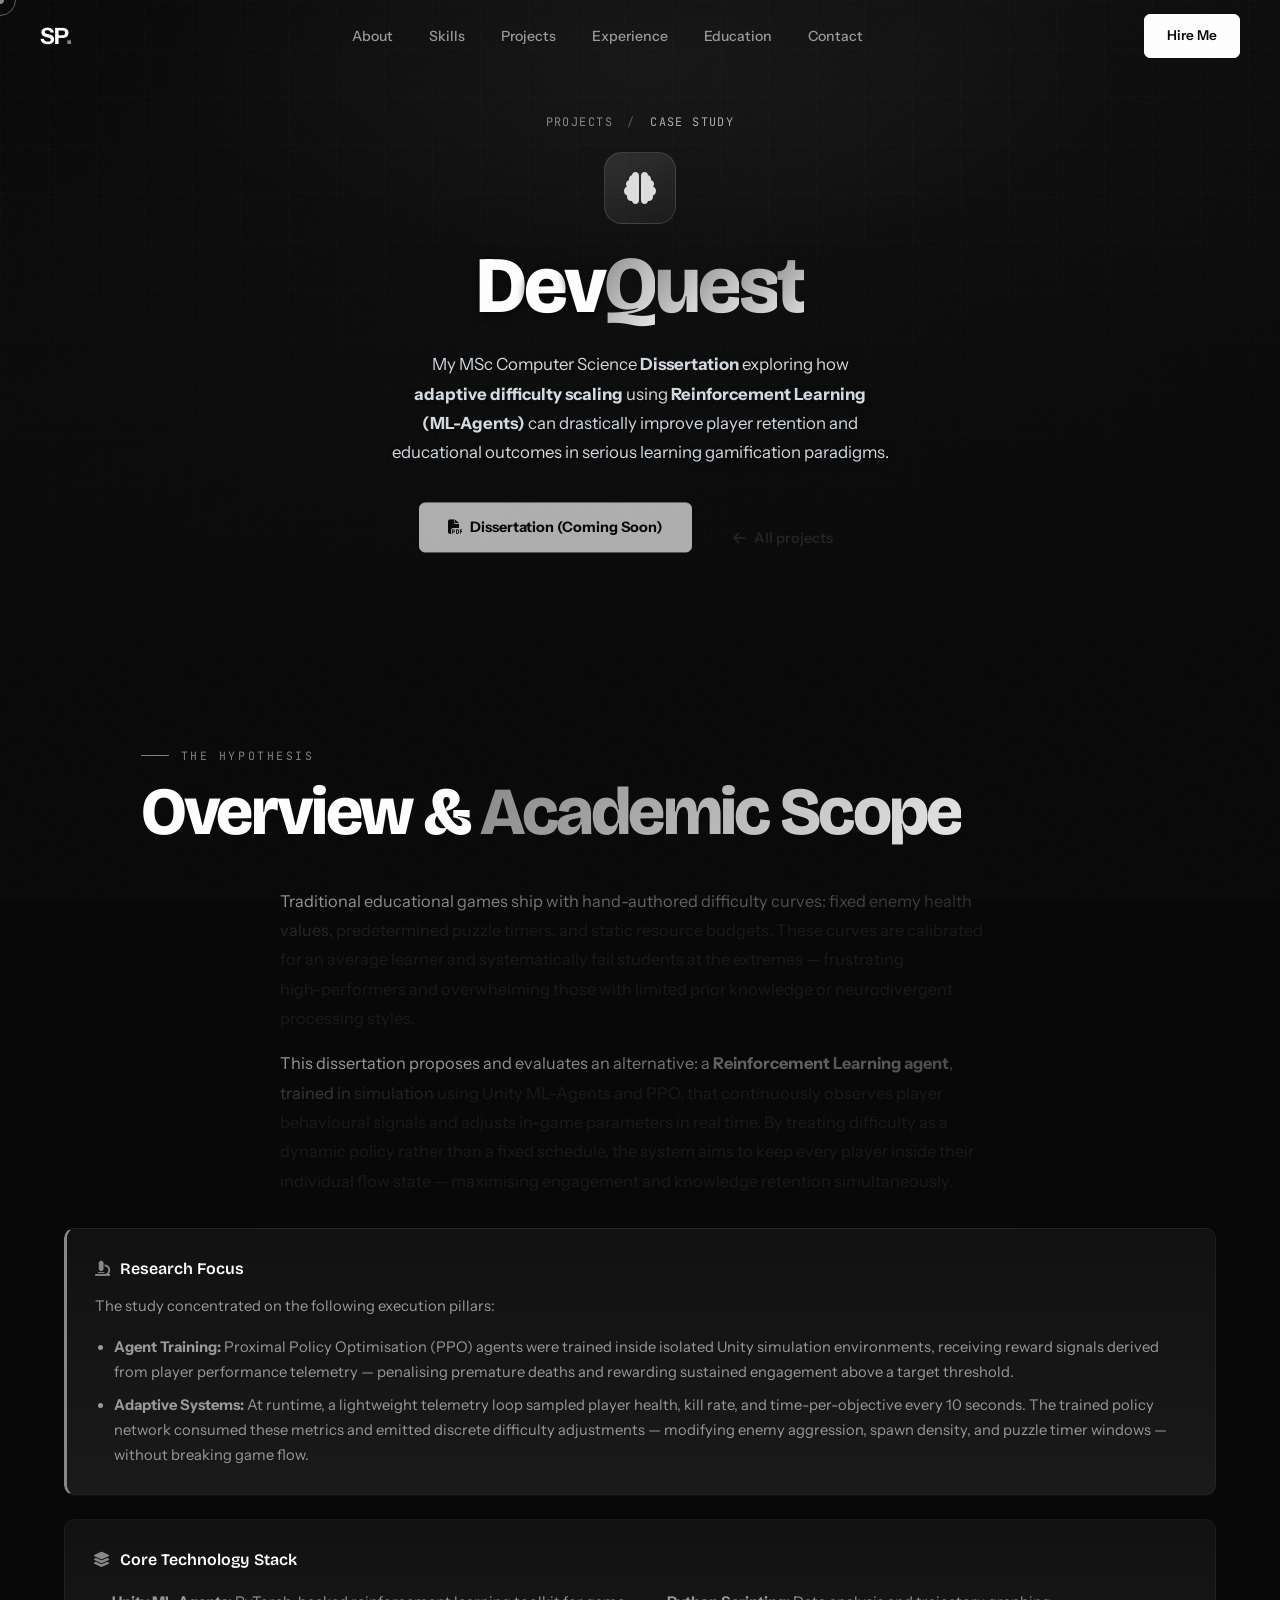
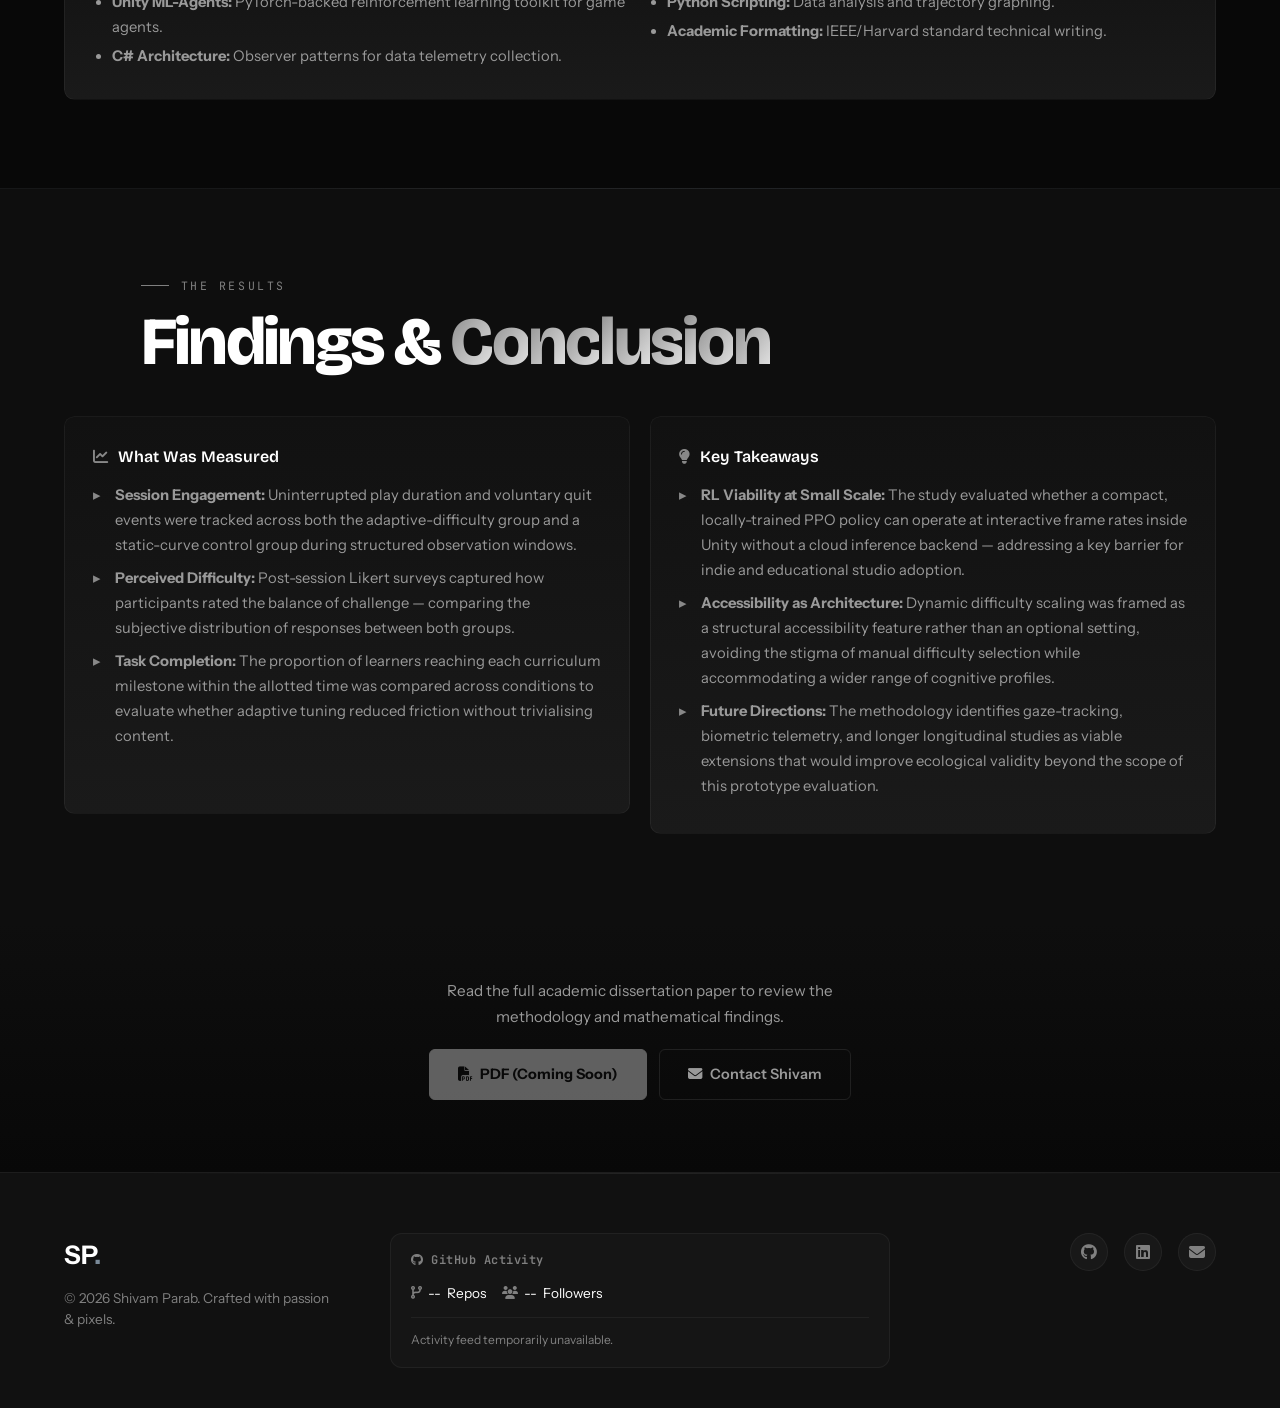
<file: devquest.html>
<!DOCTYPE html>
<html lang="en">
<head>
  <meta charset="UTF-8" />
  <meta name="viewport" content="width=device-width, initial-scale=1.0" />
  <title>DevQuest: Adaptive Gamification | Shivam Parab</title>
  <meta name="description" content="Case study: DevQuest, an academic dissertation exploring adaptive gamification through Unity ML-Agents and Reinforcement Learning — by Shivam Parab." />
  <meta property="og:type" content="article">
  <meta property="og:title" content="DevQuest: Adaptive Gamification Case Study | Shivam Parab">
  <meta property="og:description" content="Exploring AI-driven adaptive difficulty scaling in Unity using ML-Agents for high-retention educational gamification.">
  <meta property="og:url" content="https://sp-portfolio-nine.vercel.app/devquest.html">
  <meta property="og:image" content="https://sp-portfolio-nine.vercel.app/img/profile.jpg">
  <meta name="twitter:card" content="summary_large_image">
  <meta name="twitter:title" content="DevQuest: Adaptive Gamification Case Study | Shivam Parab">
  <meta name="twitter:description" content="Exploring AI-driven adaptive difficulty scaling in Unity using ML-Agents for high-retention educational gamification.">
  <meta name="twitter:image" content="https://sp-portfolio-nine.vercel.app/img/profile.jpg">

  <link href="https://fonts.googleapis.com/css2?family=Bricolage+Grotesque:opsz,wght@12..96,200..800&family=Instrument+Sans:wght@400;500;600;700&family=JetBrains+Mono:wght@400;500;700&display=swap" rel="stylesheet" />
  <link rel="stylesheet" href="css/vendor/fontawesome.min.css" />
  <link rel="icon" href="img/favicon.svg" type="image/svg+xml">
  <link rel="icon" href="img/favicon.ico" type="image/x-icon">
  <link rel="stylesheet" href="css/style.css" />
</head>
<body>

  <div class="loader" id="loader">
    <p class="loader__logo">SP<span class="accent">.</span></p>
    <div class="loader__bar"><div class="loader__fill"></div></div>
  </div>

  <div class="cursor" id="cursor"></div>
  <div class="cursor-follower" id="cursorFollower"></div>

  <nav class="nav" id="nav">
    <a href="index.html" class="nav__logo" aria-label="Shivam Parab portfolio home">
      <span class="nav__logo-text">SP<span class="accent">.</span></span>
    </a>
    <ul class="nav__links" id="navLinks">
      <li><a href="index.html#about" class="nav__link">About</a></li>
      <li><a href="index.html#skills" class="nav__link">Skills</a></li>
      <li><a href="index.html#projects" class="nav__link">Projects</a></li>
      <li><a href="index.html#experience" class="nav__link">Experience</a></li>
      <li><a href="index.html#education" class="nav__link">Education</a></li>
      <li><a href="index.html#contact" class="nav__link">Contact</a></li>
    </ul>
    <a href="index.html#contact" class="btn btn--nav">Hire Me</a>
    <button class="nav__hamburger" id="hamburger" aria-label="Open navigation menu">
      <span></span><span></span><span></span>
    </button>
  </nav>

  <main id="swup" class="transition-fade">

  <header class="case-hero" id="case-home">
    <div class="case-hero__bg" id="vanta-bg-case" aria-hidden="true"></div>
    <div class="case-hero__grid" aria-hidden="true"></div>
    <div class="case-hero__veil" aria-hidden="true"></div>
    <div class="case-hero__inner">
      <p class="case-breadcrumb">
        <a href="index.html#projects">Projects</a> <span>/</span> Case study
      </p>
      <div class="case-hero__icon" aria-hidden="true">
        <i class="fas fa-brain"></i>
      </div>
      <h1 class="case-hero__title">Dev<span class="accent">Quest</span></h1>
      <p class="case-hero__lead">
        My MSc Computer Science <strong>Dissertation</strong> exploring how <strong>adaptive difficulty scaling</strong> using <strong>Reinforcement Learning (ML-Agents)</strong> can drastically improve player retention and educational outcomes in serious learning gamification paradigms.
      </p>
      <div class="case-hero__actions">
        <a href="#" class="btn btn--primary btn--disabled" aria-disabled="true" tabindex="-1">
          <i class="fas fa-file-pdf"></i> Dissertation (Coming Soon)
        </a>
        <a href="index.html#projects" class="btn btn--outline">
          <i class="fas fa-arrow-left"></i> All projects
        </a>
      </div>
      <div class="case-meta">
        <span class="tag tag--sm">Academic Research</span>
        <span class="tag tag--sm">Unity & ML-Agents</span>
        <span class="tag tag--sm">Machine Learning</span>
        <span class="tag tag--sm">Gamification</span>
      </div>
    </div>
  </header>

  <section class="section case-section" id="overview">
    <div class="container">
      <div class="section__header">
        <p class="section__eyebrow">The Hypothesis</p>
        <h2 class="section__title">Overview &amp; <span class="accent">Academic Scope</span></h2>
      </div>
      <div class="case-prose">
        <p>
          Traditional educational games ship with hand-authored difficulty curves: fixed enemy health values, predetermined puzzle timers, and static resource budgets. These curves are calibrated for an average learner and systematically fail students at the extremes — frustrating high-performers and overwhelming those with limited prior knowledge or neurodivergent processing styles.
        </p>
        <p>
          This dissertation proposes and evaluates an alternative: a <strong>Reinforcement Learning agent</strong>, trained in simulation using Unity ML-Agents and PPO, that continuously observes player behavioural signals and adjusts in-game parameters in real time. By treating difficulty as a dynamic policy rather than a fixed schedule, the system aims to keep every player inside their individual flow state — maximising engagement and knowledge retention simultaneously.
        </p>
      </div>

      <div class="case-panel case-panel--role">
        <h3 class="case-panel__title"><i class="fas fa-microscope"></i> Research Focus</h3>
        <p>
          The study concentrated on the following execution pillars:
        </p>
        <ul>
          <li><strong>Agent Training:</strong> Proximal Policy Optimisation (PPO) agents were trained inside isolated Unity simulation environments, receiving reward signals derived from player performance telemetry — penalising premature deaths and rewarding sustained engagement above a target threshold.</li>
          <li><strong>Adaptive Systems:</strong> At runtime, a lightweight telemetry loop sampled player health, kill rate, and time-per-objective every 10 seconds. The trained policy network consumed these metrics and emitted discrete difficulty adjustments — modifying enemy aggression, spawn density, and puzzle timer windows — without breaking game flow.</li>
        </ul>
      </div>

      <div class="case-panel">
        <h3 class="case-panel__title"><i class="fas fa-layer-group"></i> Core Technology Stack</h3>
        <div class="case-stack">
          <ul>
            <li><strong>Unity ML-Agents:</strong> PyTorch-backed reinforcement learning toolkit for game agents.</li>
            <li><strong>C# Architecture:</strong> Observer patterns for data telemetry collection.</li>
          </ul>
          <ul>
            <li><strong>Python Scripting:</strong> Data analysis and trajectory graphing.</li>
            <li><strong>Academic Formatting:</strong> IEEE/Harvard standard technical writing.</li>
          </ul>
        </div>
      </div>
    </div>
  </section>

  <section class="section case-section case-section--alt" id="conclusion">
    <div class="container">
      <div class="section__header">
        <p class="section__eyebrow">The Results</p>
        <h2 class="section__title">Findings &amp; <span class="accent">Conclusion</span></h2>
      </div>
      <div class="case-two-col">
        <div class="case-panel">
          <h3 class="case-panel__title"><i class="fas fa-chart-line"></i> What Was Measured</h3>
          <ul>
            <li><strong>Session Engagement:</strong> Uninterrupted play duration and voluntary quit events were tracked across both the adaptive-difficulty group and a static-curve control group during structured observation windows.</li>
            <li><strong>Perceived Difficulty:</strong> Post-session Likert surveys captured how participants rated the balance of challenge — comparing the subjective distribution of responses between both groups.</li>
            <li><strong>Task Completion:</strong> The proportion of learners reaching each curriculum milestone within the allotted time was compared across conditions to evaluate whether adaptive tuning reduced friction without trivialising content.</li>
          </ul>
        </div>
        <div class="case-panel">
          <h3 class="case-panel__title"><i class="fas fa-lightbulb"></i> Key Takeaways</h3>
          <ul>
            <li><strong>RL Viability at Small Scale:</strong> The study evaluated whether a compact, locally-trained PPO policy can operate at interactive frame rates inside Unity without a cloud inference backend — addressing a key barrier for indie and educational studio adoption.</li>
            <li><strong>Accessibility as Architecture:</strong> Dynamic difficulty scaling was framed as a structural accessibility feature rather than an optional setting, avoiding the stigma of manual difficulty selection while accommodating a wider range of cognitive profiles.</li>
            <li><strong>Future Directions:</strong> The methodology identifies gaze-tracking, biometric telemetry, and longer longitudinal studies as viable extensions that would improve ecological validity beyond the scope of this prototype evaluation.</li>
          </ul>
        </div>
      </div>
    </div>
  </section>

  <div class="case-cta-bar">
    <p>Read the full academic dissertation paper to review the methodology and mathematical findings.</p>
    <div class="case-cta-bar__actions">
      <a href="#" class="btn btn--primary btn--disabled" aria-disabled="true" tabindex="-1">
        <i class="fas fa-file-pdf"></i> PDF (Coming Soon)
      </a>
      <a href="index.html#contact" class="btn btn--outline">
        <i class="fas fa-envelope"></i> Contact Shivam
      </a>
    </div>
  </div>

  </main>

  <footer class="footer">
    <div class="container">
      <div class="footer__inner">
        <div class="footer__brand">
          <a href="index.html" class="footer__logo">SP<span class="accent">.</span></a>
          <p class="footer__copy">&copy; 2026 Shivam Parab. Crafted with passion &amp; pixels.</p>
        </div>

        <div class="footer__github" id="githubActivity">
          <p class="footer__github-title"><i class="fab fa-github"></i> GitHub Activity</p>
          <div class="footer__github-stats">
            <span class="github-stat" title="Public Repositories"><i class="fas fa-code-branch"></i> <span id="githubRepos">--</span> Repos</span>
            <span class="github-stat" title="Followers"><i class="fas fa-users"></i> <span id="githubFollowers">--</span> Followers</span>
          </div>
          <div class="footer__github-repos" id="githubRepoList">
            <div class="github-repo-skeleton"></div>
            <div class="github-repo-skeleton"></div>
          </div>
        </div>

        <div class="footer__socials">
          <a href="https://github.com/Shivam361" target="_blank" rel="noopener" aria-label="GitHub"><i class="fab fa-github"></i></a>
          <a href="https://www.linkedin.com/in/shivam-parab-3b747b150/" target="_blank" rel="noopener" aria-label="LinkedIn"><i class="fab fa-linkedin"></i></a>
          <a href="mailto:parabshivam@gmail.com" aria-label="Email"><i class="fas fa-envelope"></i></a>
        </div>
      </div>
    </div>
  </footer>

  <button class="back-to-top" id="backToTop" aria-label="Scroll back to top of page">
    <svg class="progress-ring" viewBox="0 0 46 46" aria-hidden="true">
      <circle class="progress-ring__track" cx="23" cy="23" r="19"/>
      <circle class="progress-ring__fill" id="progressRingFill" cx="23" cy="23" r="19"/>
    </svg>
    <i class="fas fa-chevron-up"></i>
  </button>

  <script src="js/vendor/gsap.min.js"></script>
  <script src="js/vendor/ScrollTrigger.min.js"></script>
  <script src="js/vendor/lenis.min.js"></script>
  <script src="js/vendor/split-type.min.js"></script>
  <script src="js/vendor/three.min.js"></script>
  <script src="js/vendor/vanta.net.min.js"></script>
  <script src="js/vendor/swup.min.js"></script>
  <script src="js/main.js"></script>
</body>
</html>
</file>
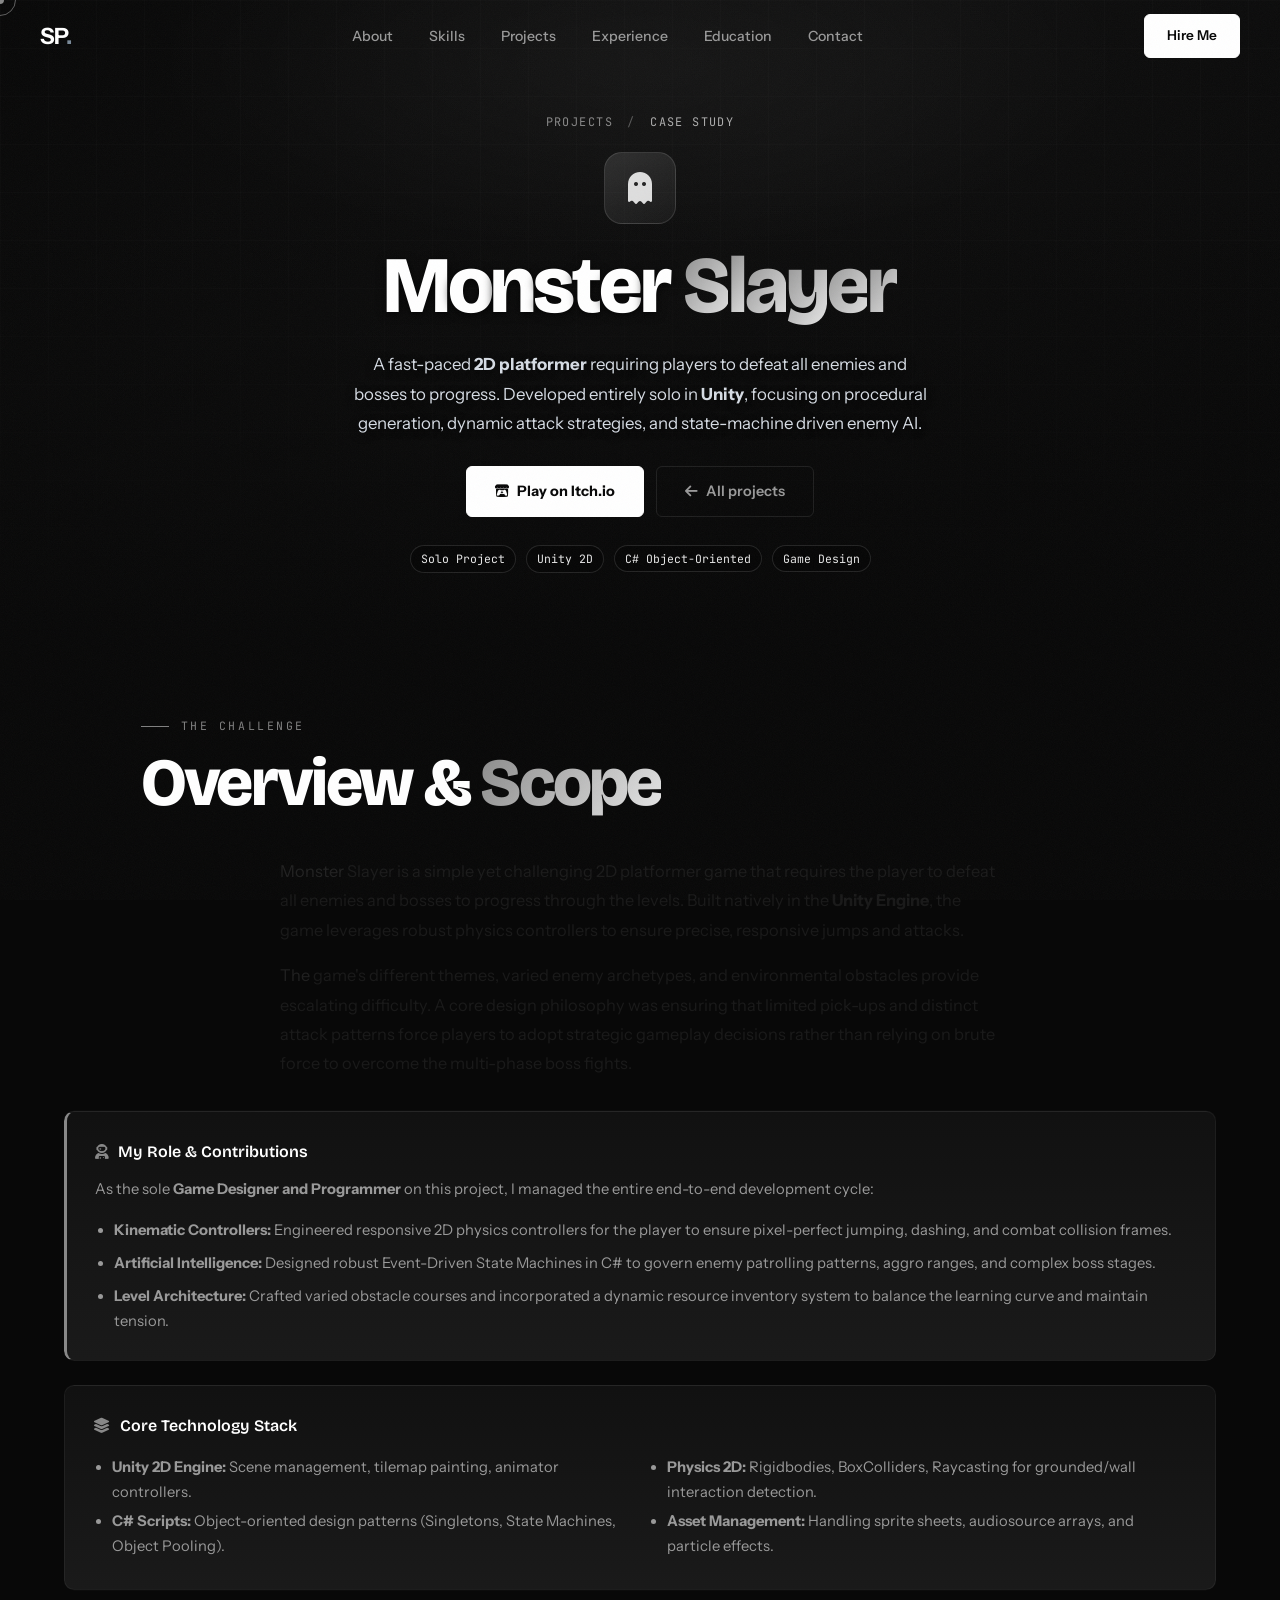
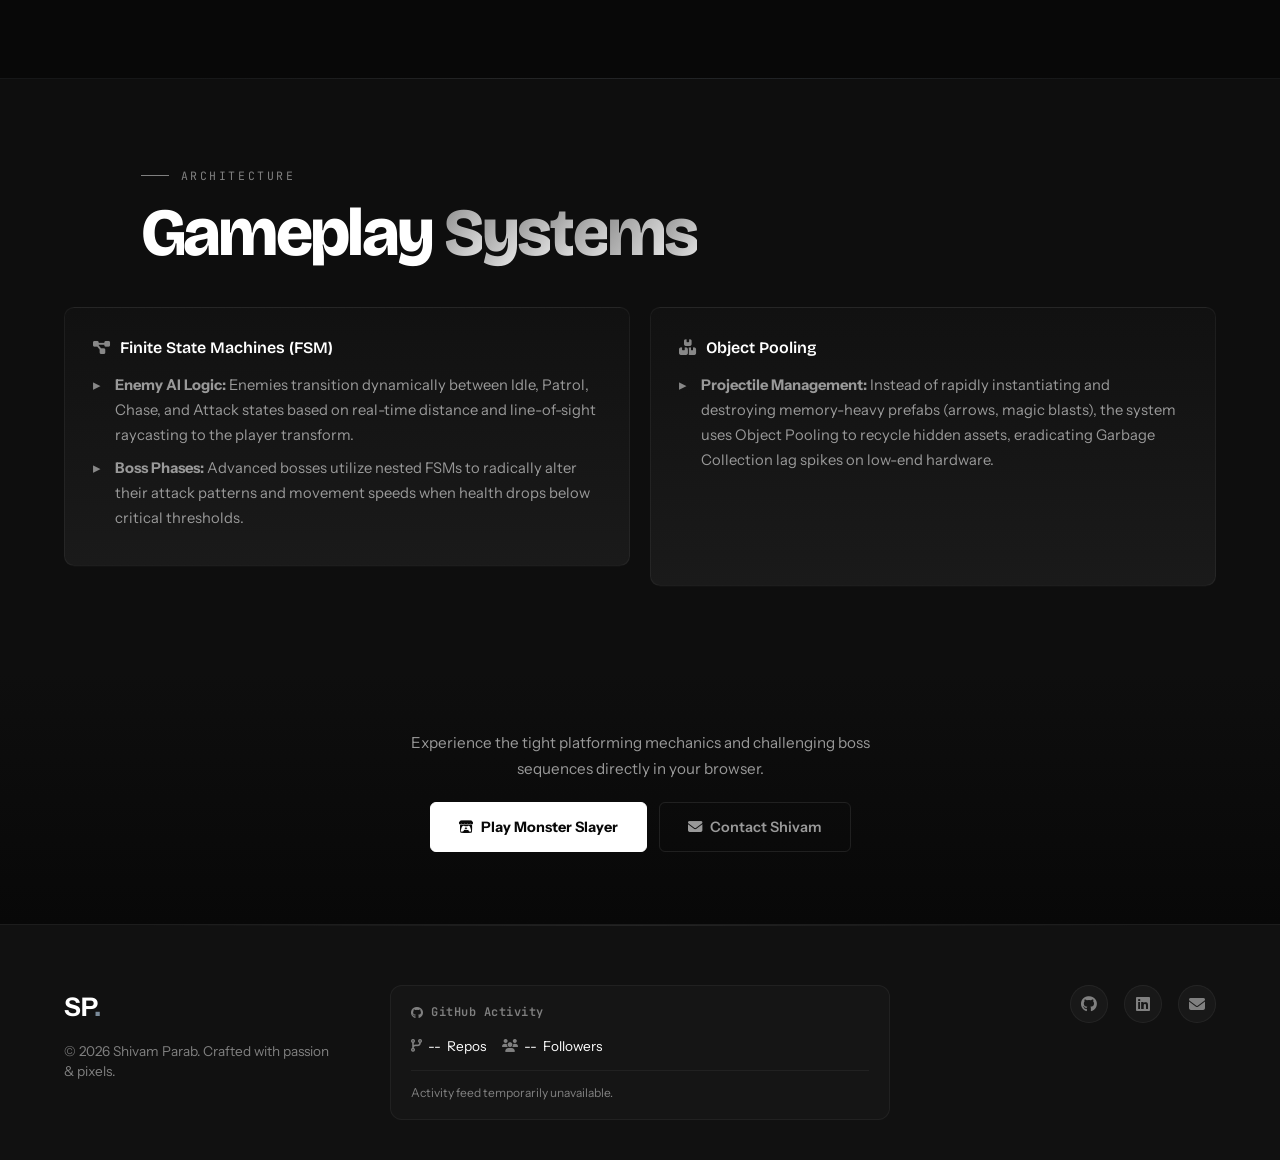
<file: monster-slayer.html>
<!DOCTYPE html>
<html lang="en">
<head>
  <meta charset="UTF-8" />
  <meta name="viewport" content="width=device-width, initial-scale=1.0" />
  <title>Monster Slayer | Shivam Parab</title>
  <meta name="description" content="Case study: Monster Slayer, a fast-paced 2D Unity platformer focusing on state-machine driven enemy AI and dynamic attack strategies — by Shivam Parab." />
  <meta property="og:type" content="article">
  <meta property="og:title" content="Monster Slayer 2D Case Study | Shivam Parab">
  <meta property="og:description" content="A fast-paced 2D Unity platformer featuring procedural generation and state-machine driven enemy AI.">
  <meta property="og:url" content="https://sp-portfolio-nine.vercel.app/monster-slayer.html">
  <meta property="og:image" content="https://sp-portfolio-nine.vercel.app/img/profile.jpg">
  <meta name="twitter:card" content="summary_large_image">
  <meta name="twitter:title" content="Monster Slayer 2D Case Study | Shivam Parab">
  <meta name="twitter:description" content="A fast-paced 2D Unity platformer featuring procedural generation and state-machine driven enemy AI.">
  <meta name="twitter:image" content="https://sp-portfolio-nine.vercel.app/img/profile.jpg">

  <link href="https://fonts.googleapis.com/css2?family=Bricolage+Grotesque:opsz,wght@12..96,200..800&family=Instrument+Sans:wght@400;500;600;700&family=JetBrains+Mono:wght@400;500;700&display=swap" rel="stylesheet" />
  <link rel="stylesheet" href="css/vendor/fontawesome.min.css" />
  <link rel="icon" href="img/favicon.svg" type="image/svg+xml">
  <link rel="icon" href="img/favicon.ico" type="image/x-icon">
  <link rel="stylesheet" href="css/style.css" />
</head>
<body>

  <div class="loader" id="loader">
    <p class="loader__logo">SP<span class="accent">.</span></p>
    <div class="loader__bar"><div class="loader__fill"></div></div>
  </div>

  <div class="cursor" id="cursor"></div>
  <div class="cursor-follower" id="cursorFollower"></div>

  <nav class="nav" id="nav">
    <a href="index.html" class="nav__logo" aria-label="Shivam Parab portfolio home">
      <span class="nav__logo-text">SP<span class="accent">.</span></span>
    </a>
    <ul class="nav__links" id="navLinks">
      <li><a href="index.html#about" class="nav__link">About</a></li>
      <li><a href="index.html#skills" class="nav__link">Skills</a></li>
      <li><a href="index.html#projects" class="nav__link">Projects</a></li>
      <li><a href="index.html#experience" class="nav__link">Experience</a></li>
      <li><a href="index.html#education" class="nav__link">Education</a></li>
      <li><a href="index.html#contact" class="nav__link">Contact</a></li>
    </ul>
    <a href="index.html#contact" class="btn btn--nav">Hire Me</a>
    <button class="nav__hamburger" id="hamburger" aria-label="Open navigation menu">
      <span></span><span></span><span></span>
    </button>
  </nav>

  <main id="swup" class="transition-fade">

  <header class="case-hero" id="case-home">
    <div class="case-hero__bg" id="vanta-bg-case" aria-hidden="true"></div>
    <div class="case-hero__grid" aria-hidden="true"></div>
    <div class="case-hero__veil" aria-hidden="true"></div>
    <div class="case-hero__inner">
      <p class="case-breadcrumb">
        <a href="index.html#projects">Projects</a> <span>/</span> Case study
      </p>
      <div class="case-hero__icon" aria-hidden="true">
        <i class="fas fa-ghost"></i>
      </div>
      <h1 class="case-hero__title">Monster <span class="accent">Slayer</span></h1>
      <p class="case-hero__lead">
        A fast-paced <strong>2D platformer</strong> requiring players to defeat all enemies and bosses to progress. Developed entirely solo in <strong>Unity</strong>, focusing on procedural generation, dynamic attack strategies, and state-machine driven enemy AI.
      </p>
      <div class="case-hero__actions">
        <a href="https://shivam361.itch.io/monsterslayer" target="_blank" rel="noopener" class="btn btn--primary">
          <i class="fab fa-itch-io"></i> Play on Itch.io
        </a>
        <a href="index.html#projects" class="btn btn--outline">
          <i class="fas fa-arrow-left"></i> All projects
        </a>
      </div>
      <div class="case-meta">
        <span class="tag tag--sm">Solo Project</span>
        <span class="tag tag--sm">Unity 2D</span>
        <span class="tag tag--sm">C# Object-Oriented</span>
        <span class="tag tag--sm">Game Design</span>
      </div>
    </div>
  </header>

  <section class="section case-section" id="overview">
    <div class="container">
      <div class="section__header">
        <p class="section__eyebrow">The Challenge</p>
        <h2 class="section__title">Overview &amp; <span class="accent">Scope</span></h2>
      </div>
      <div class="case-prose">
        <p>
          Monster Slayer is a simple yet challenging 2D platformer game that requires the player to defeat all enemies and bosses to progress through the levels. Built natively in the <strong>Unity Engine</strong>, the game leverages robust physics controllers to ensure precise, responsive jumps and attacks.
        </p>
        <p>
          The game's different themes, varied enemy archetypes, and environmental obstacles provide escalating difficulty. A core design philosophy was ensuring that limited pick-ups and distinct attack patterns force players to adopt strategic gameplay decisions rather than relying on brute force to overcome the multi-phase boss fights.
        </p>
      </div>

      <div class="case-panel case-panel--role">
        <h3 class="case-panel__title"><i class="fas fa-user-astronaut"></i> My Role & Contributions</h3>
        <p>
          As the sole <strong>Game Designer and Programmer</strong> on this project, I managed the entire end-to-end development cycle:
        </p>
        <ul>
          <li><strong>Kinematic Controllers:</strong> Engineered responsive 2D physics controllers for the player to ensure pixel-perfect jumping, dashing, and combat collision frames.</li>
          <li><strong>Artificial Intelligence:</strong> Designed robust Event-Driven State Machines in C# to govern enemy patrolling patterns, aggro ranges, and complex boss stages.</li>
          <li><strong>Level Architecture:</strong> Crafted varied obstacle courses and incorporated a dynamic resource inventory system to balance the learning curve and maintain tension.</li>
        </ul>
      </div>

      <div class="case-panel">
        <h3 class="case-panel__title"><i class="fas fa-layer-group"></i> Core Technology Stack</h3>
        <div class="case-stack">
          <ul>
            <li><strong>Unity 2D Engine:</strong> Scene management, tilemap painting, animator controllers.</li>
            <li><strong>C# Scripts:</strong> Object-oriented design patterns (Singletons, State Machines, Object Pooling).</li>
          </ul>
          <ul>
            <li><strong>Physics 2D:</strong> Rigidbodies, BoxColliders, Raycasting for grounded/wall interaction detection.</li>
            <li><strong>Asset Management:</strong> Handling sprite sheets, audiosource arrays, and particle effects.</li>
          </ul>
        </div>
      </div>
    </div>
  </section>

  <section class="section case-section case-section--alt" id="architecture">
    <div class="container">
      <div class="section__header">
        <p class="section__eyebrow">Architecture</p>
        <h2 class="section__title">Gameplay <span class="accent">Systems</span></h2>
      </div>
      <div class="case-two-col">
        <div class="case-panel">
          <h3 class="case-panel__title"><i class="fas fa-project-diagram"></i> Finite State Machines (FSM)</h3>
          <ul>
            <li><strong>Enemy AI Logic:</strong> Enemies transition dynamically between Idle, Patrol, Chase, and Attack states based on real-time distance and line-of-sight raycasting to the player transform.</li>
            <li><strong>Boss Phases:</strong> Advanced bosses utilize nested FSMs to radically alter their attack patterns and movement speeds when health drops below critical thresholds.</li>
          </ul>
        </div>
        <div class="case-panel">
          <h3 class="case-panel__title"><i class="fas fa-boxes"></i> Object Pooling</h3>
          <ul>
            <li><strong>Projectile Management:</strong> Instead of rapidly instantiating and destroying memory-heavy prefabs (arrows, magic blasts), the system uses Object Pooling to recycle hidden assets, eradicating Garbage Collection lag spikes on low-end hardware.</li>
          </ul>
        </div>
      </div>
    </div>
  </section>

  <div class="case-cta-bar">
    <p>Experience the tight platforming mechanics and challenging boss sequences directly in your browser.</p>
    <div class="case-cta-bar__actions">
      <a href="https://shivam361.itch.io/monsterslayer" target="_blank" rel="noopener" class="btn btn--primary">
        <i class="fab fa-itch-io"></i> Play Monster Slayer
      </a>
      <a href="index.html#contact" class="btn btn--outline">
        <i class="fas fa-envelope"></i> Contact Shivam
      </a>
    </div>
  </div>

  </main>

  <footer class="footer">
    <div class="container">
      <div class="footer__inner">
        <div class="footer__brand">
          <a href="index.html" class="footer__logo">SP<span class="accent">.</span></a>
          <p class="footer__copy">&copy; 2026 Shivam Parab. Crafted with passion &amp; pixels.</p>
        </div>

        <div class="footer__github" id="githubActivity">
          <p class="footer__github-title"><i class="fab fa-github"></i> GitHub Activity</p>
          <div class="footer__github-stats">
            <span class="github-stat" title="Public Repositories"><i class="fas fa-code-branch"></i> <span id="githubRepos">--</span> Repos</span>
            <span class="github-stat" title="Followers"><i class="fas fa-users"></i> <span id="githubFollowers">--</span> Followers</span>
          </div>
          <div class="footer__github-repos" id="githubRepoList">
            <div class="github-repo-skeleton"></div>
            <div class="github-repo-skeleton"></div>
          </div>
        </div>

        <div class="footer__socials">
          <a href="https://github.com/Shivam361" target="_blank" rel="noopener" aria-label="GitHub"><i class="fab fa-github"></i></a>
          <a href="https://www.linkedin.com/in/shivam-parab-3b747b150/" target="_blank" rel="noopener" aria-label="LinkedIn"><i class="fab fa-linkedin"></i></a>
          <a href="mailto:parabshivam@gmail.com" aria-label="Email"><i class="fas fa-envelope"></i></a>
        </div>
      </div>
    </div>
  </footer>

  <button class="back-to-top" id="backToTop" aria-label="Scroll back to top of page">
    <svg class="progress-ring" viewBox="0 0 46 46" aria-hidden="true">
      <circle class="progress-ring__track" cx="23" cy="23" r="19"/>
      <circle class="progress-ring__fill" id="progressRingFill" cx="23" cy="23" r="19"/>
    </svg>
    <i class="fas fa-chevron-up"></i>
  </button>

  <script src="js/vendor/gsap.min.js"></script>
  <script src="js/vendor/ScrollTrigger.min.js"></script>
  <script src="js/vendor/lenis.min.js"></script>
  <script src="js/vendor/split-type.min.js"></script>
  <script src="js/vendor/three.min.js"></script>
  <script src="js/vendor/vanta.net.min.js"></script>
  <script src="js/vendor/swup.min.js"></script>
  <script src="js/main.js"></script>
</body>
</html>
</file>
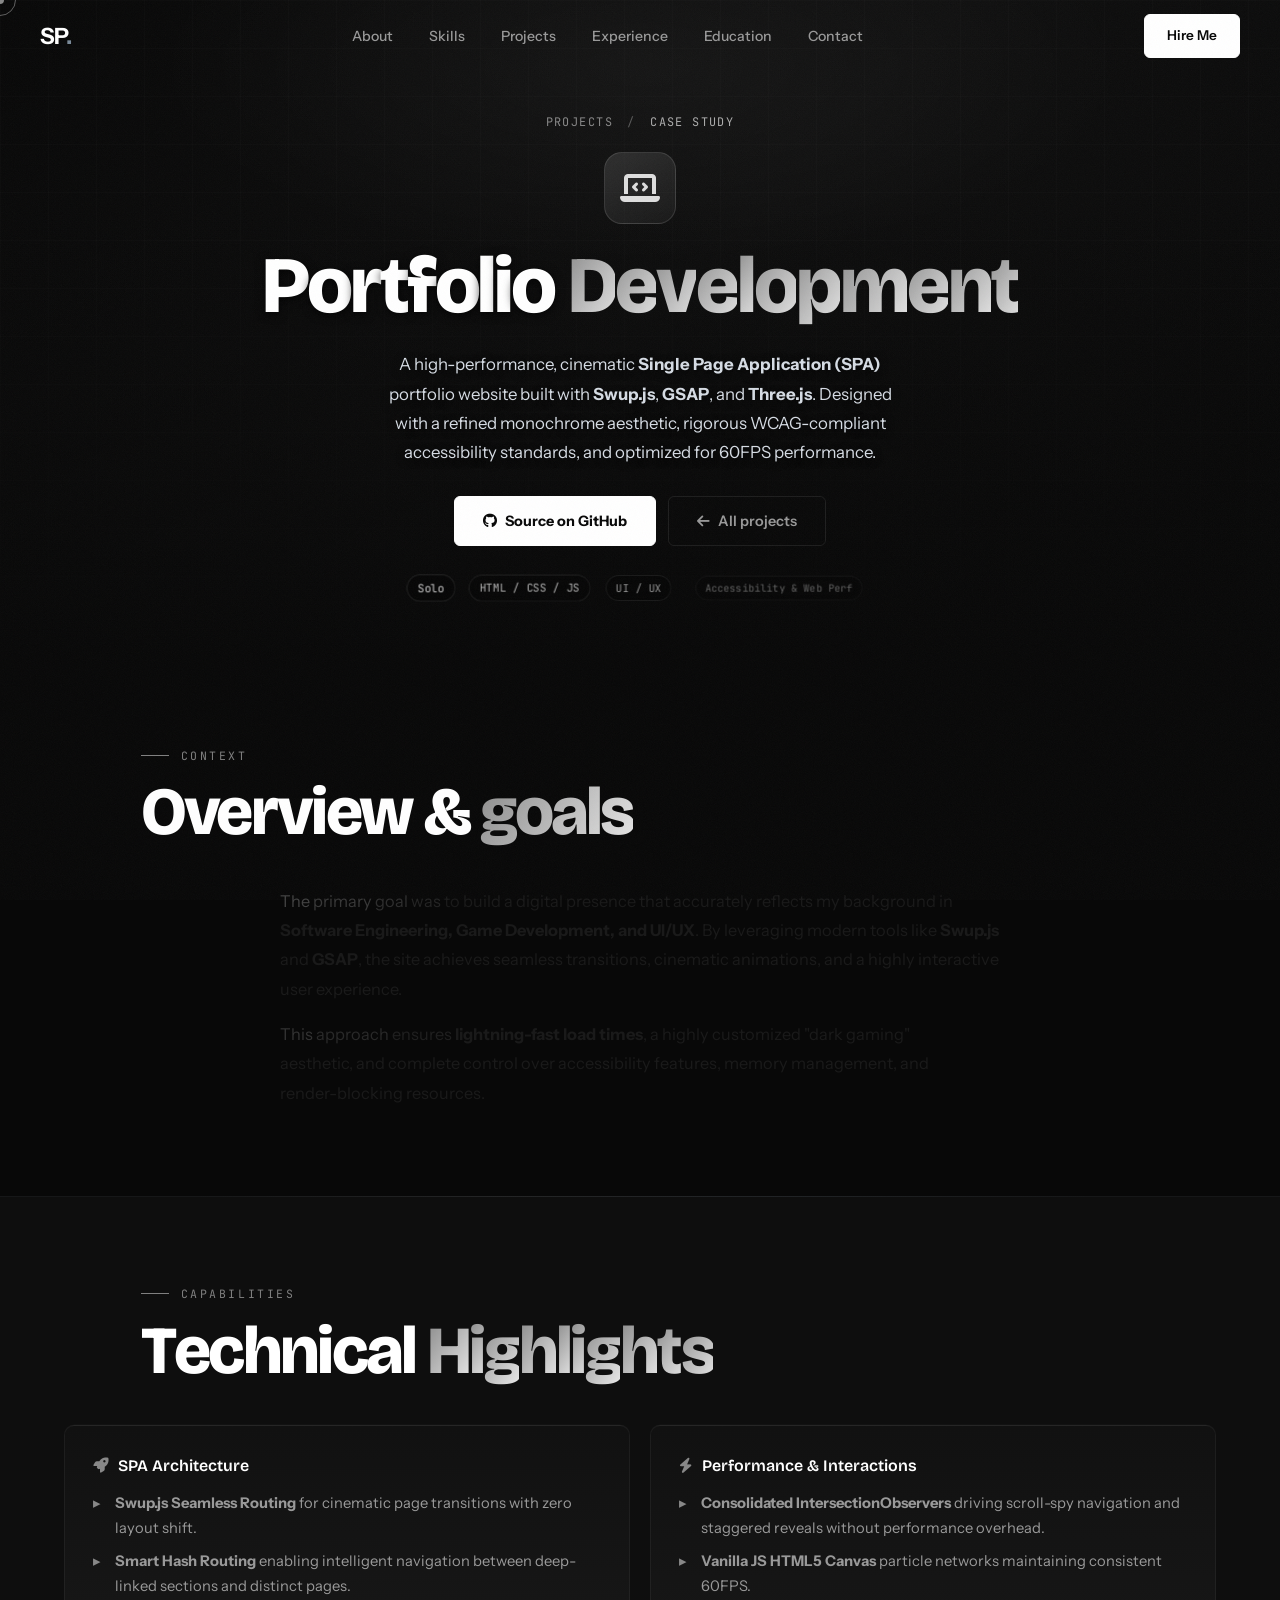
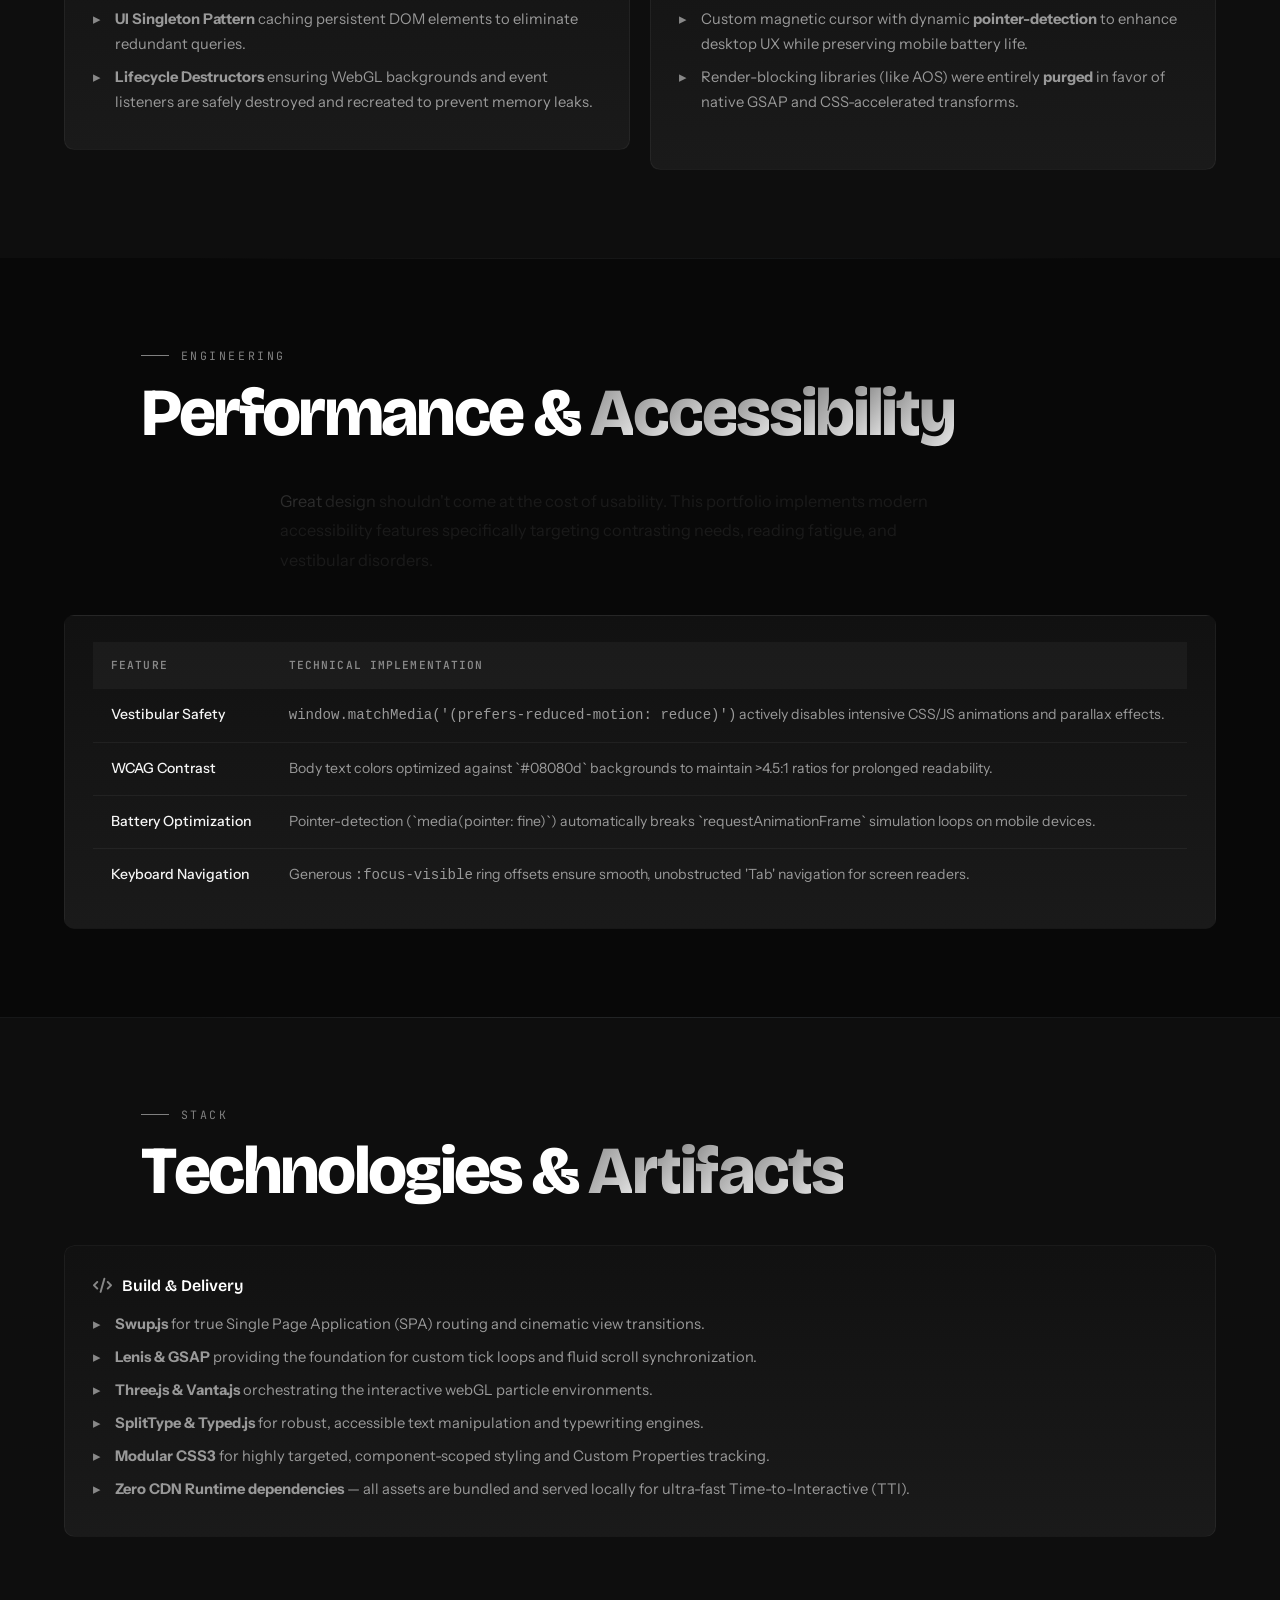
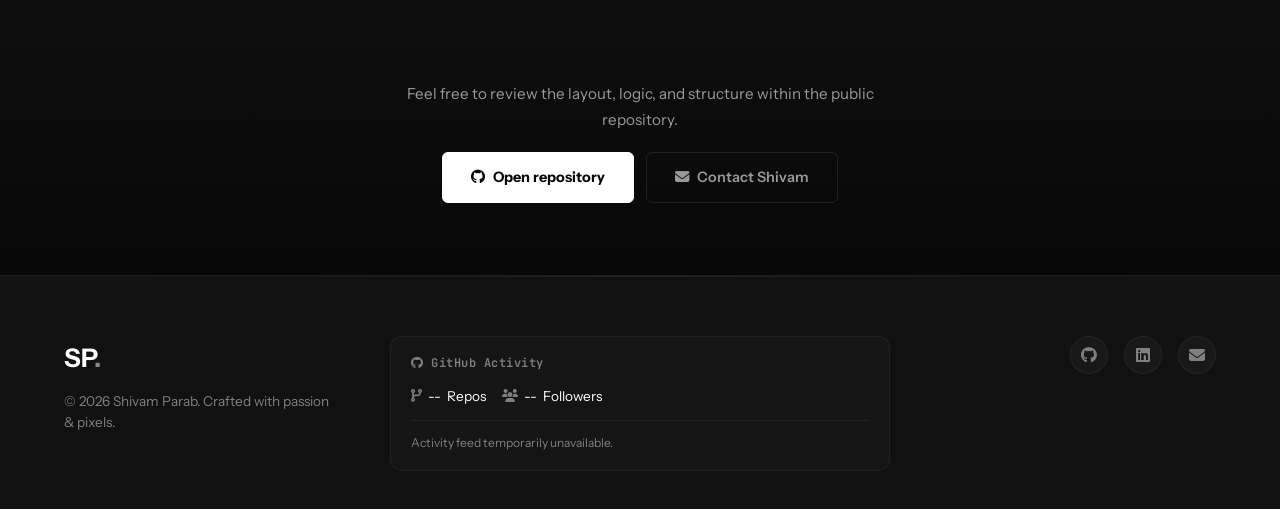
<file: portfolio-case-study.html>
<!DOCTYPE html>
<html lang="en">
<head>
  <meta charset="UTF-8" />
  <meta name="viewport" content="width=device-width, initial-scale=1.0" />
  <title>Personal Portfolio Case Study | Shivam Parab</title>
  <meta name="description" content="Case study: The development, design, and accessibility considerations behind this responsive, dark-themed personal portfolio website." />
  <meta property="og:type" content="article">
  <meta property="og:title" content="Portfolio Development Case Study | Shivam Parab">
  <meta property="og:description" content="A technical deep dive into building a high-performance SPA portfolio with Swup.js, GSAP, and Three.js.">
  <meta property="og:url" content="https://sp-portfolio-nine.vercel.app/portfolio-case-study.html">
  <meta property="og:image" content="https://sp-portfolio-nine.vercel.app/img/profile.jpg">
  <meta name="twitter:card" content="summary_large_image">
  <meta name="twitter:title" content="Portfolio Development Case Study | Shivam Parab">
  <meta name="twitter:description" content="A technical deep dive into building a high-performance SPA portfolio with Swup.js, GSAP, and Three.js.">
  <meta name="twitter:image" content="https://sp-portfolio-nine.vercel.app/img/profile.jpg">

  <link href="https://fonts.googleapis.com/css2?family=Bricolage+Grotesque:opsz,wght@12..96,200..800&family=Instrument+Sans:wght@400;500;600;700&family=JetBrains+Mono:wght@400;500;700&display=swap" rel="stylesheet" />
  <link rel="stylesheet" href="css/vendor/fontawesome.min.css" />
  <link rel="icon" href="img/favicon.svg" type="image/svg+xml">
  <link rel="icon" href="img/favicon.ico" type="image/x-icon">
  <link rel="stylesheet" href="css/style.css" />
</head>
<body>

  <div class="loader" id="loader">
    <p class="loader__logo">SP<span class="accent">.</span></p>
    <div class="loader__bar"><div class="loader__fill"></div></div>
  </div>

  <div class="cursor" id="cursor"></div>
  <div class="cursor-follower" id="cursorFollower"></div>

  <nav class="nav" id="nav">
    <a href="index.html" class="nav__logo" aria-label="Shivam Parab portfolio home">
      <span class="nav__logo-text">SP<span class="accent">.</span></span>
    </a>
    <ul class="nav__links" id="navLinks">
      <li><a href="index.html#about" class="nav__link">About</a></li>
      <li><a href="index.html#skills" class="nav__link">Skills</a></li>
      <li><a href="index.html#projects" class="nav__link">Projects</a></li>
      <li><a href="index.html#experience" class="nav__link">Experience</a></li>
      <li><a href="index.html#education" class="nav__link">Education</a></li>
      <li><a href="index.html#contact" class="nav__link">Contact</a></li>
    </ul>
    <a href="index.html#contact" class="btn btn--nav">Hire Me</a>
    <button class="nav__hamburger" id="hamburger" aria-label="Open navigation menu">
      <span></span><span></span><span></span>
    </button>
  </nav>

  <main id="swup" class="transition-fade">

  <header class="case-hero" id="case-home">
    <div class="case-hero__bg" id="vanta-bg-case" aria-hidden="true"></div>
    <div class="case-hero__grid" aria-hidden="true"></div>
    <div class="case-hero__veil" aria-hidden="true"></div>
    <div class="case-hero__inner">
      <p class="case-breadcrumb">
        <a href="index.html#projects">Projects</a> <span>/</span> Case study
      </p>
      <div class="case-hero__icon" aria-hidden="true">
        <i class="fas fa-laptop-code"></i>
      </div>
      <h1 class="case-hero__title">Portfolio <span class="accent">Development</span></h1>
      <p class="case-hero__lead">
        A high-performance, cinematic <strong>Single Page Application (SPA)</strong> portfolio website built with
        <strong>Swup.js</strong>, <strong>GSAP</strong>, and <strong>Three.js</strong>. Designed with a refined monochrome aesthetic,
        rigorous WCAG-compliant accessibility standards, and optimized for 60FPS performance.
      </p>
      <div class="case-hero__actions">
        <a href="https://github.com/Shivam361/SP-Portfolio" target="_blank" rel="noopener" class="btn btn--primary">
          <i class="fab fa-github"></i> Source on GitHub
        </a>
        <a href="index.html#projects" class="btn btn--outline">
          <i class="fas fa-arrow-left"></i> All projects
        </a>
      </div>
      <div class="case-meta">
        <span class="tag tag--sm">Solo</span>
        <span class="tag tag--sm">HTML / CSS / JS</span>
        <span class="tag tag--sm">UI / UX</span>
        <span class="tag tag--sm">Accessibility & Web Perf</span>
      </div>
    </div>
  </header>

  <section class="section case-section" id="overview">
    <div class="container">
      <div class="section__header">
        <p class="section__eyebrow">Context</p>
        <h2 class="section__title">Overview &amp; <span class="accent">goals</span></h2>
      </div>
      <div class="case-prose">
        <p>
          The primary goal was to build a digital presence that accurately reflects my background in <strong>Software Engineering, Game Development, and UI/UX</strong>. By leveraging modern tools like <strong>Swup.js</strong> and <strong>GSAP</strong>, the site achieves seamless transitions, cinematic animations, and a highly interactive user experience.
        </p>
        <p>
          This approach ensures <strong>lightning-fast load times</strong>, a highly customized "dark gaming" aesthetic, and complete control over accessibility features, memory management, and render-blocking resources.
        </p>
      </div>
    </div>
  </section>

  <section class="section case-section case-section--alt" id="features">
    <div class="container">
      <div class="section__header">
        <p class="section__eyebrow">Capabilities</p>
        <h2 class="section__title">Technical <span class="accent">Highlights</span></h2>
      </div>
      <div class="case-two-col">
        <div class="case-panel">
          <h3 class="case-panel__title"><i class="fas fa-rocket"></i> SPA Architecture</h3>
          <ul>
            <li><strong>Swup.js Seamless Routing</strong> for cinematic page transitions with zero layout shift.</li>
            <li><strong>Smart Hash Routing</strong> enabling intelligent navigation between deep-linked sections and distinct pages.</li>
            <li><strong>UI Singleton Pattern</strong> caching persistent DOM elements to eliminate redundant queries.</li>
            <li><strong>Lifecycle Destructors</strong> ensuring WebGL backgrounds and event listeners are safely destroyed and recreated to prevent memory leaks.</li>
          </ul>
        </div>
        <div class="case-panel">
          <h3 class="case-panel__title"><i class="fas fa-bolt"></i> Performance & Interactions</h3>
          <ul>
            <li><strong>Consolidated IntersectionObservers</strong> driving scroll-spy navigation and staggered reveals without performance overhead.</li>
            <li><strong>Vanilla JS HTML5 Canvas</strong> particle networks maintaining consistent 60FPS.</li>
            <li>Custom magnetic cursor with dynamic <strong>pointer-detection</strong> to enhance desktop UX while preserving mobile battery life.</li>
            <li>Render-blocking libraries (like AOS) were entirely <strong>purged</strong> in favor of native GSAP and CSS-accelerated transforms.</li>
          </ul>
        </div>
      </div>
    </div>
  </section>

  <section class="section case-section" id="performance">
    <div class="container">
      <div class="section__header">
        <p class="section__eyebrow">Engineering</p>
        <h2 class="section__title">Performance &amp; <span class="accent">Accessibility</span></h2>
      </div>
      <div class="case-prose">
        <p>
          Great design shouldn't come at the cost of usability. This portfolio implements modern accessibility features specifically targeting contrasting needs, reading fatigue, and vestibular disorders.
        </p>
      </div>
      <div class="case-table-wrap case-panel">
        <table class="case-table">
          <thead>
            <tr>
              <th>Feature</th>
              <th>Technical Implementation</th>
            </tr>
          </thead>
          <tbody>
            <tr>
              <td>Vestibular Safety</td>
              <td><code>window.matchMedia('(prefers-reduced-motion: reduce)')</code> actively disables intensive CSS/JS animations and parallax effects.</td>
            </tr>
            <tr>
              <td>WCAG Contrast</td>
              <td>Body text colors optimized against `#08080d` backgrounds to maintain >4.5:1 ratios for prolonged readability.</td>
            </tr>
            <tr>
              <td>Battery Optimization</td>
              <td>Pointer-detection (`media(pointer: fine)`) automatically breaks `requestAnimationFrame` simulation loops on mobile devices.</td>
            </tr>
            <tr>
              <td>Keyboard Navigation</td>
              <td>Generous <code>:focus-visible</code> ring offsets ensure smooth, unobstructed 'Tab' navigation for screen readers.</td>
            </tr>
          </tbody>
        </table>
      </div>
    </div>
  </section>

  <section class="section case-section case-section--alt" id="tech">
    <div class="container">
      <div class="section__header">
        <p class="section__eyebrow">Stack</p>
        <h2 class="section__title">Technologies &amp; <span class="accent">Artifacts</span></h2>
      </div>
      <div class="case-panel">
        <h3 class="case-panel__title"><i class="fas fa-code"></i> Build &amp; Delivery</h3>
        <ul>
          <li><strong>Swup.js</strong> for true Single Page Application (SPA) routing and cinematic view transitions.</li>
          <li><strong>Lenis & GSAP</strong> providing the foundation for custom tick loops and fluid scroll synchronization.</li>
          <li><strong>Three.js & Vanta.js</strong> orchestrating the interactive webGL particle environments.</li>
          <li><strong>SplitType & Typed.js</strong> for robust, accessible text manipulation and typewriting engines.</li>
          <li><strong>Modular CSS3</strong> for highly targeted, component-scoped styling and Custom Properties tracking.</li>
          <li><strong>Zero CDN Runtime dependencies</strong> — all assets are bundled and served locally for ultra-fast Time-to-Interactive (TTI).</li>
        </ul>
      </div>
    </div>
  </section>

  <div class="case-cta-bar">
    <p>Feel free to review the layout, logic, and structure within the public repository.</p>
    <div class="case-cta-bar__actions">
      <a href="https://github.com/Shivam361/" target="_blank" rel="noopener" class="btn btn--primary">
        <i class="fab fa-github"></i> Open repository
      </a>
      <a href="index.html#contact" class="btn btn--outline">
        <i class="fas fa-envelope"></i> Contact Shivam
      </a>
    </div>
  </div>

  </main>

  <footer class="footer">
    <div class="container">
      <div class="footer__inner">
        <div class="footer__brand">
          <a href="index.html" class="footer__logo">SP<span class="accent">.</span></a>
          <p class="footer__copy">&copy; 2026 Shivam Parab. Crafted with passion &amp; pixels.</p>
        </div>

        <div class="footer__github" id="githubActivity">
          <p class="footer__github-title"><i class="fab fa-github"></i> GitHub Activity</p>
          <div class="footer__github-stats">
            <span class="github-stat" title="Public Repositories"><i class="fas fa-code-branch"></i> <span id="githubRepos">--</span> Repos</span>
            <span class="github-stat" title="Followers"><i class="fas fa-users"></i> <span id="githubFollowers">--</span> Followers</span>
          </div>
          <div class="footer__github-repos" id="githubRepoList">
            <div class="github-repo-skeleton"></div>
            <div class="github-repo-skeleton"></div>
          </div>
        </div>

        <div class="footer__socials">
          <a href="https://github.com/Shivam361" target="_blank" rel="noopener" aria-label="GitHub"><i class="fab fa-github"></i></a>
          <a href="https://www.linkedin.com/in/shivam-parab-3b747b150/" target="_blank" rel="noopener" aria-label="LinkedIn"><i class="fab fa-linkedin"></i></a>
          <a href="mailto:parabshivam@gmail.com" aria-label="Email"><i class="fas fa-envelope"></i></a>
        </div>
      </div>
    </div>
  </footer>

  <button class="back-to-top" id="backToTop" aria-label="Scroll back to top of page">
    <svg class="progress-ring" viewBox="0 0 46 46" aria-hidden="true">
      <circle class="progress-ring__track" cx="23" cy="23" r="19"/>
      <circle class="progress-ring__fill" id="progressRingFill" cx="23" cy="23" r="19"/>
    </svg>
    <i class="fas fa-chevron-up"></i>
  </button>

  <script src="js/vendor/gsap.min.js"></script>
  <script src="js/vendor/ScrollTrigger.min.js"></script>
  <script src="js/vendor/lenis.min.js"></script>
  <script src="js/vendor/split-type.min.js"></script>
  <script src="js/vendor/three.min.js"></script>
  <script src="js/vendor/vanta.net.min.js"></script>
  <script src="js/vendor/swup.min.js"></script>
  <script src="js/main.js"></script>
</body>
</html>
</file>
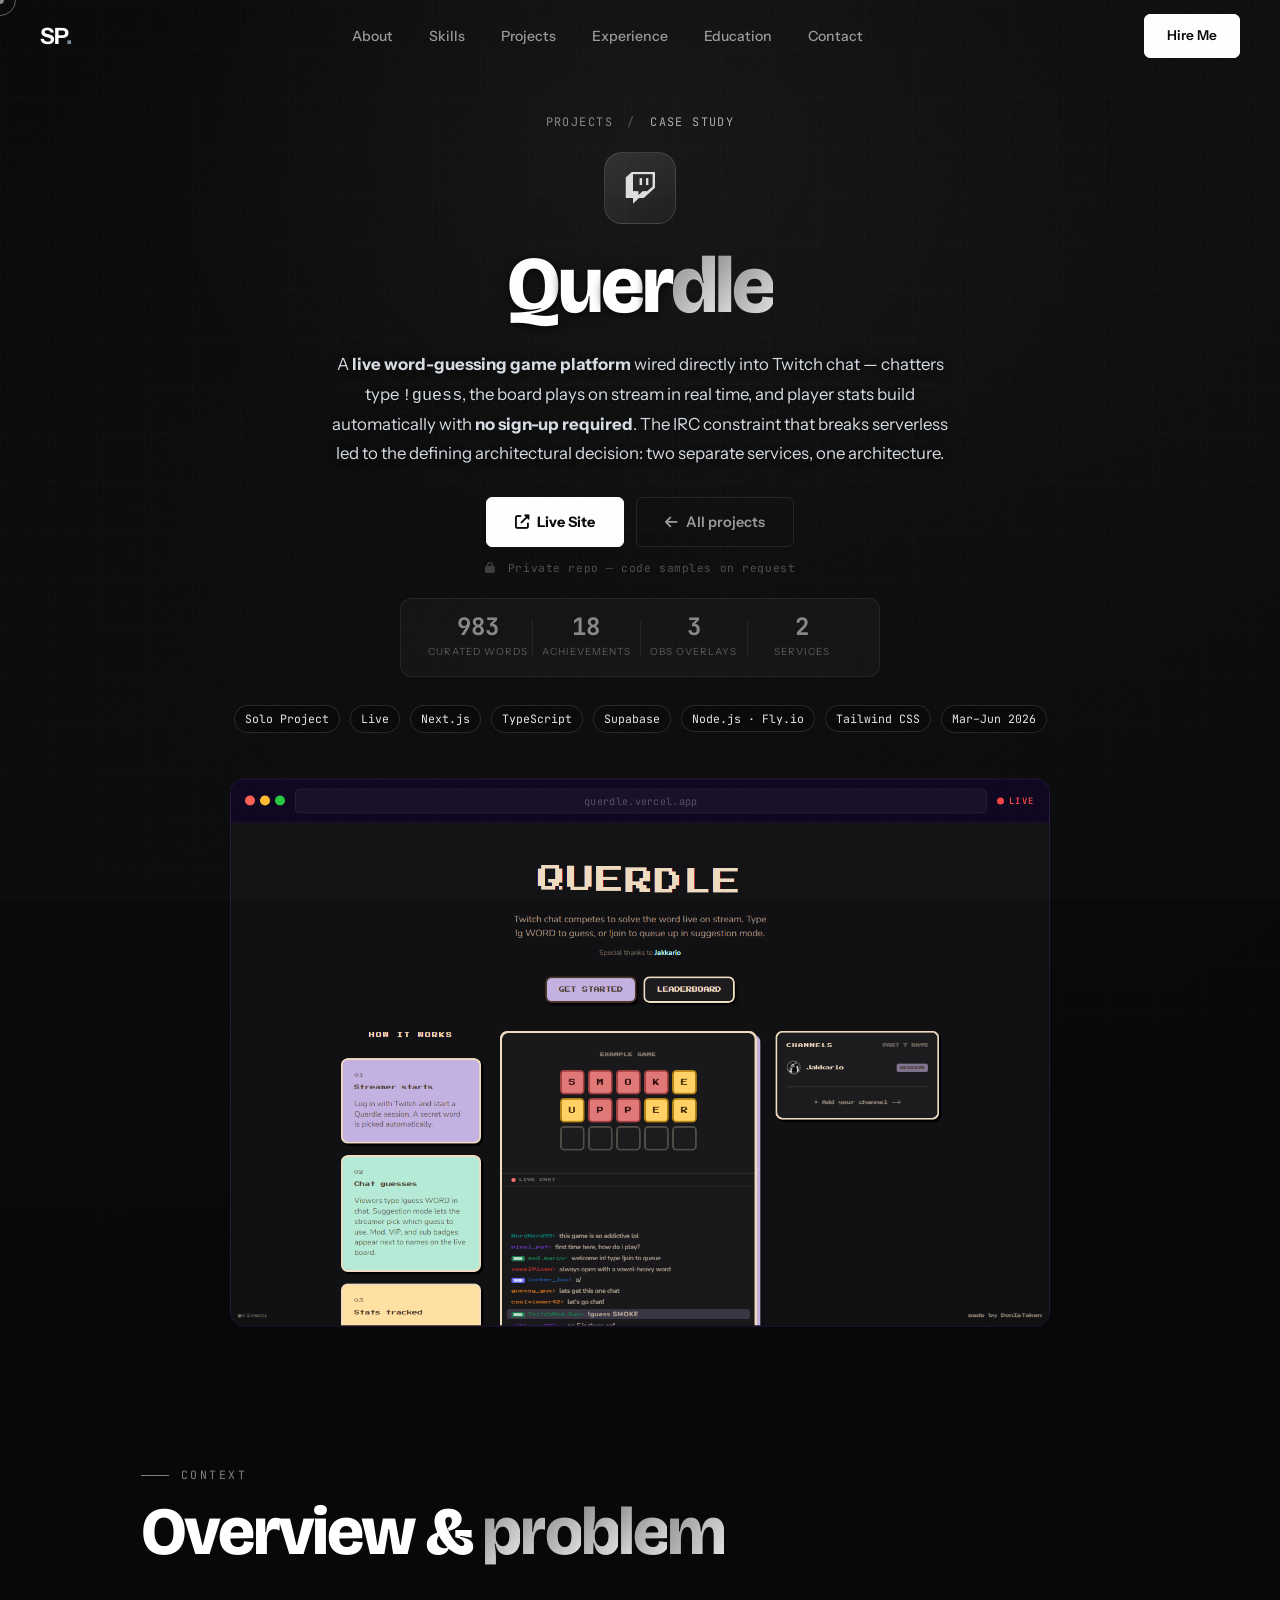
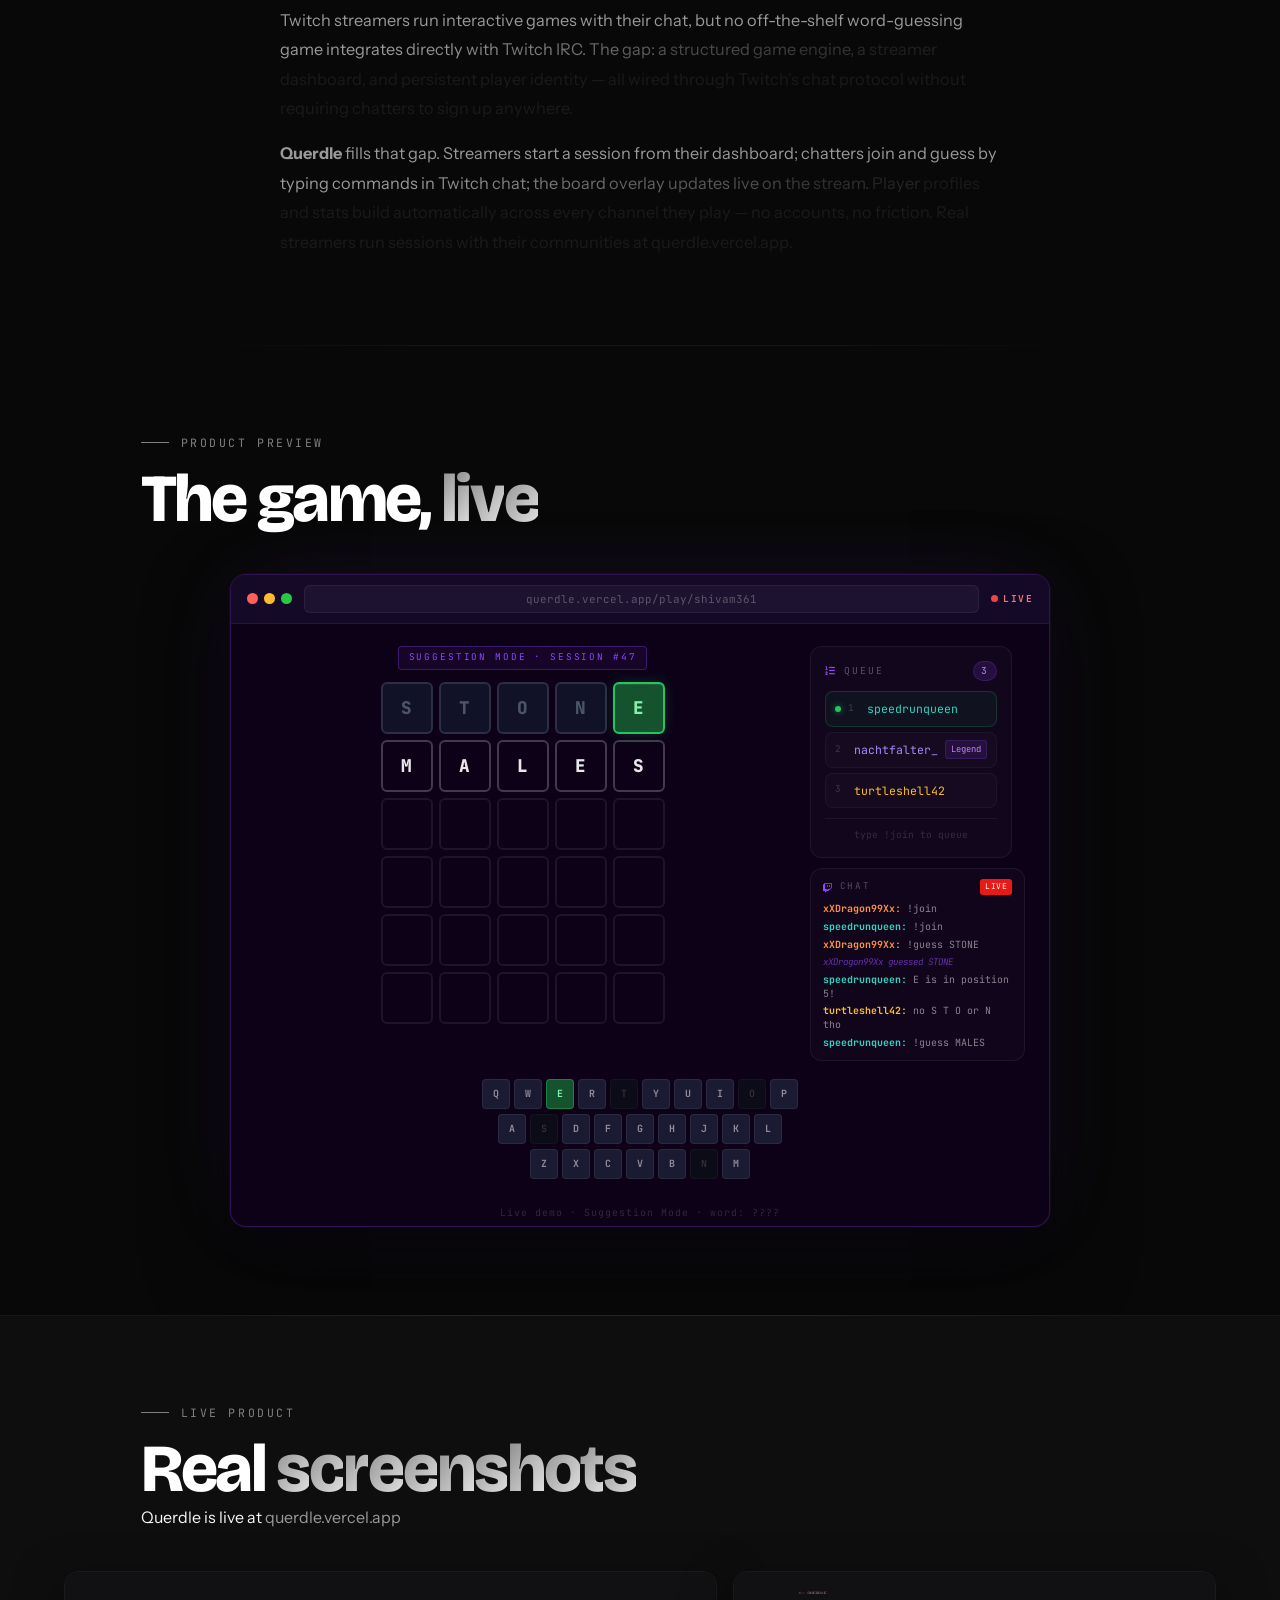
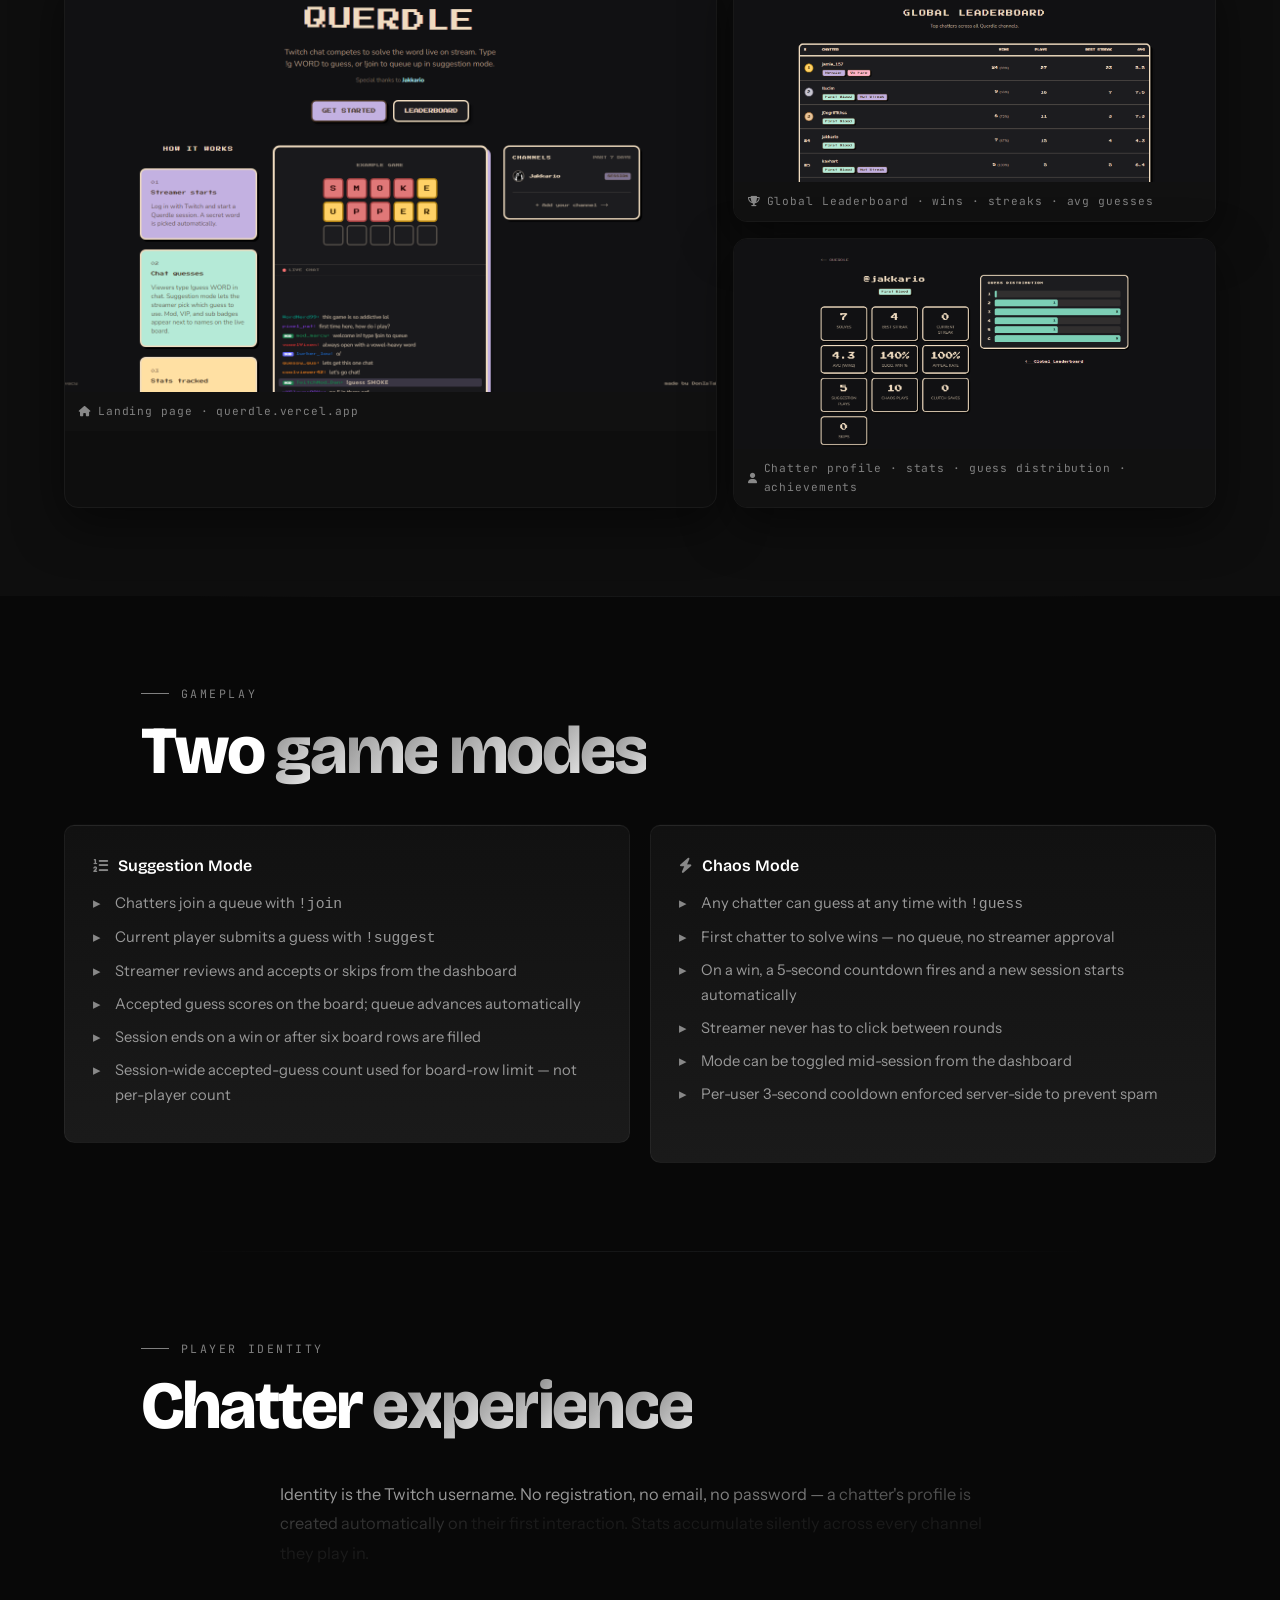
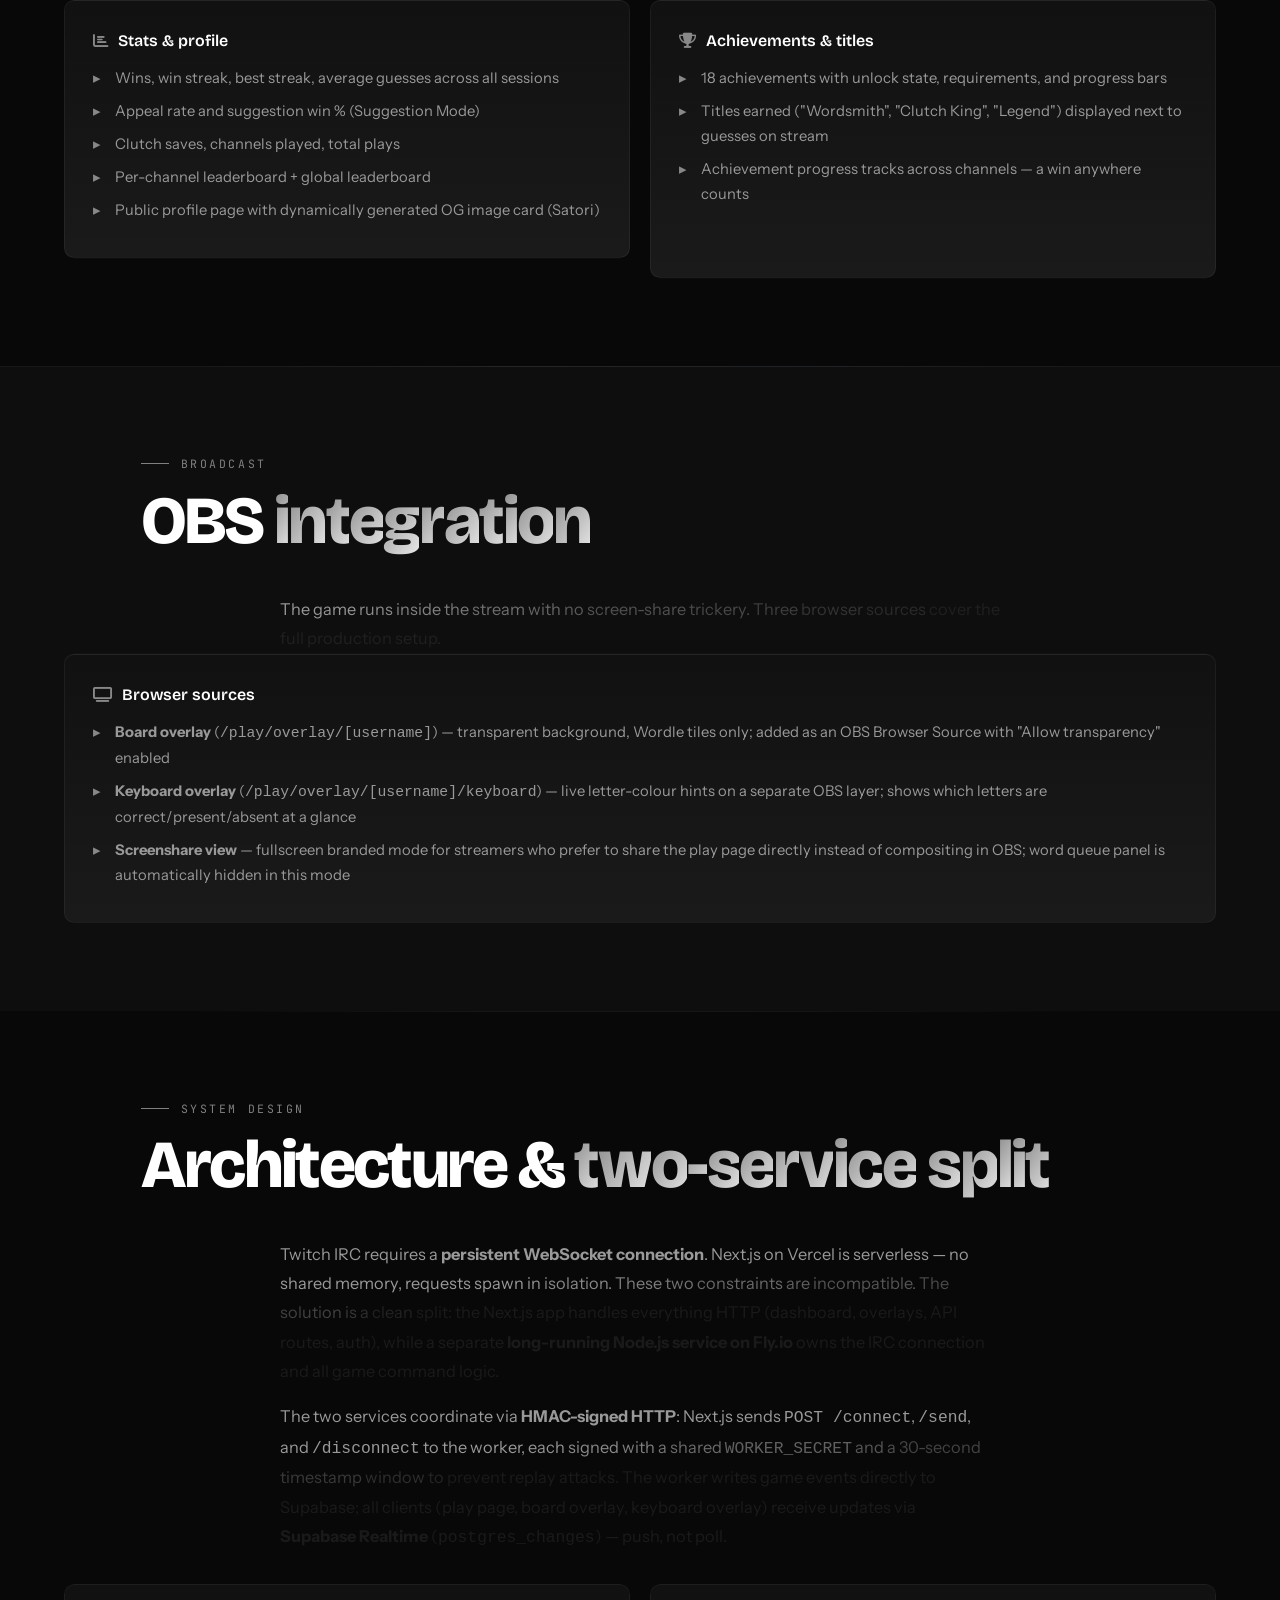
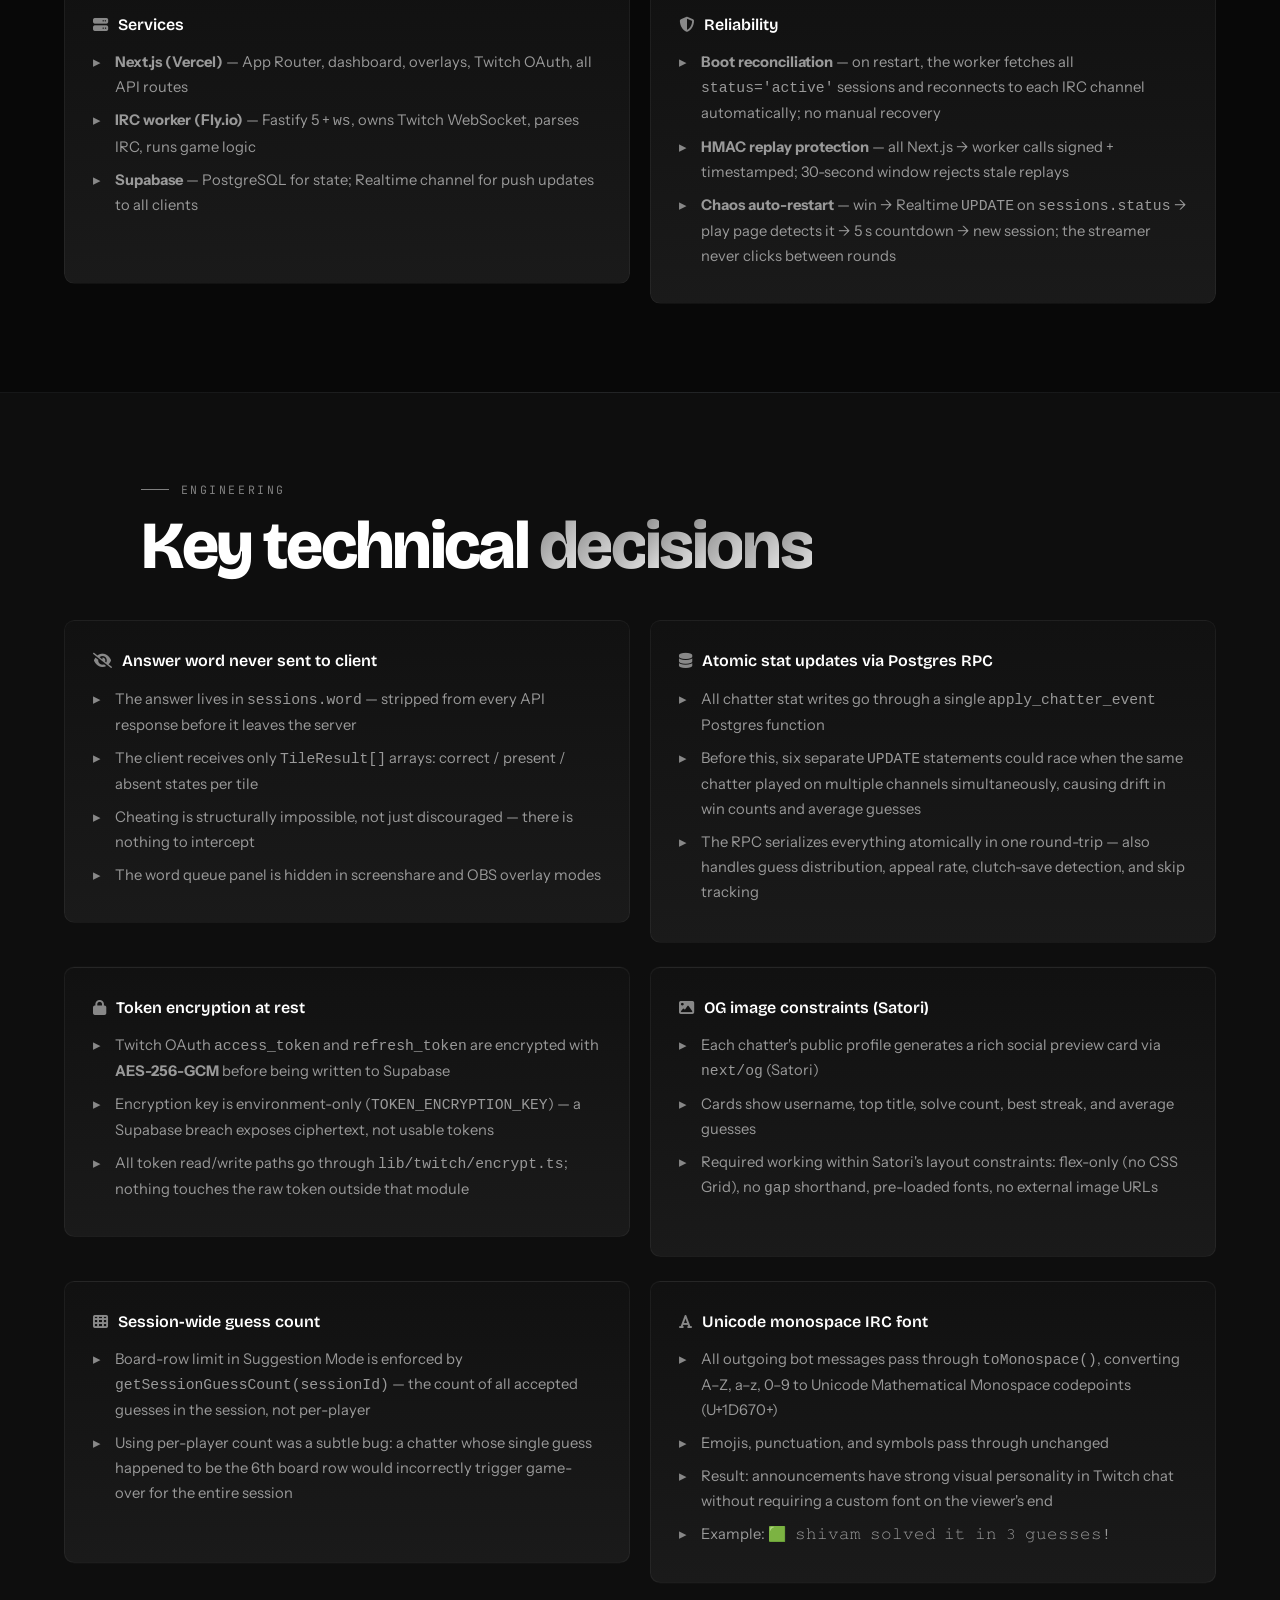
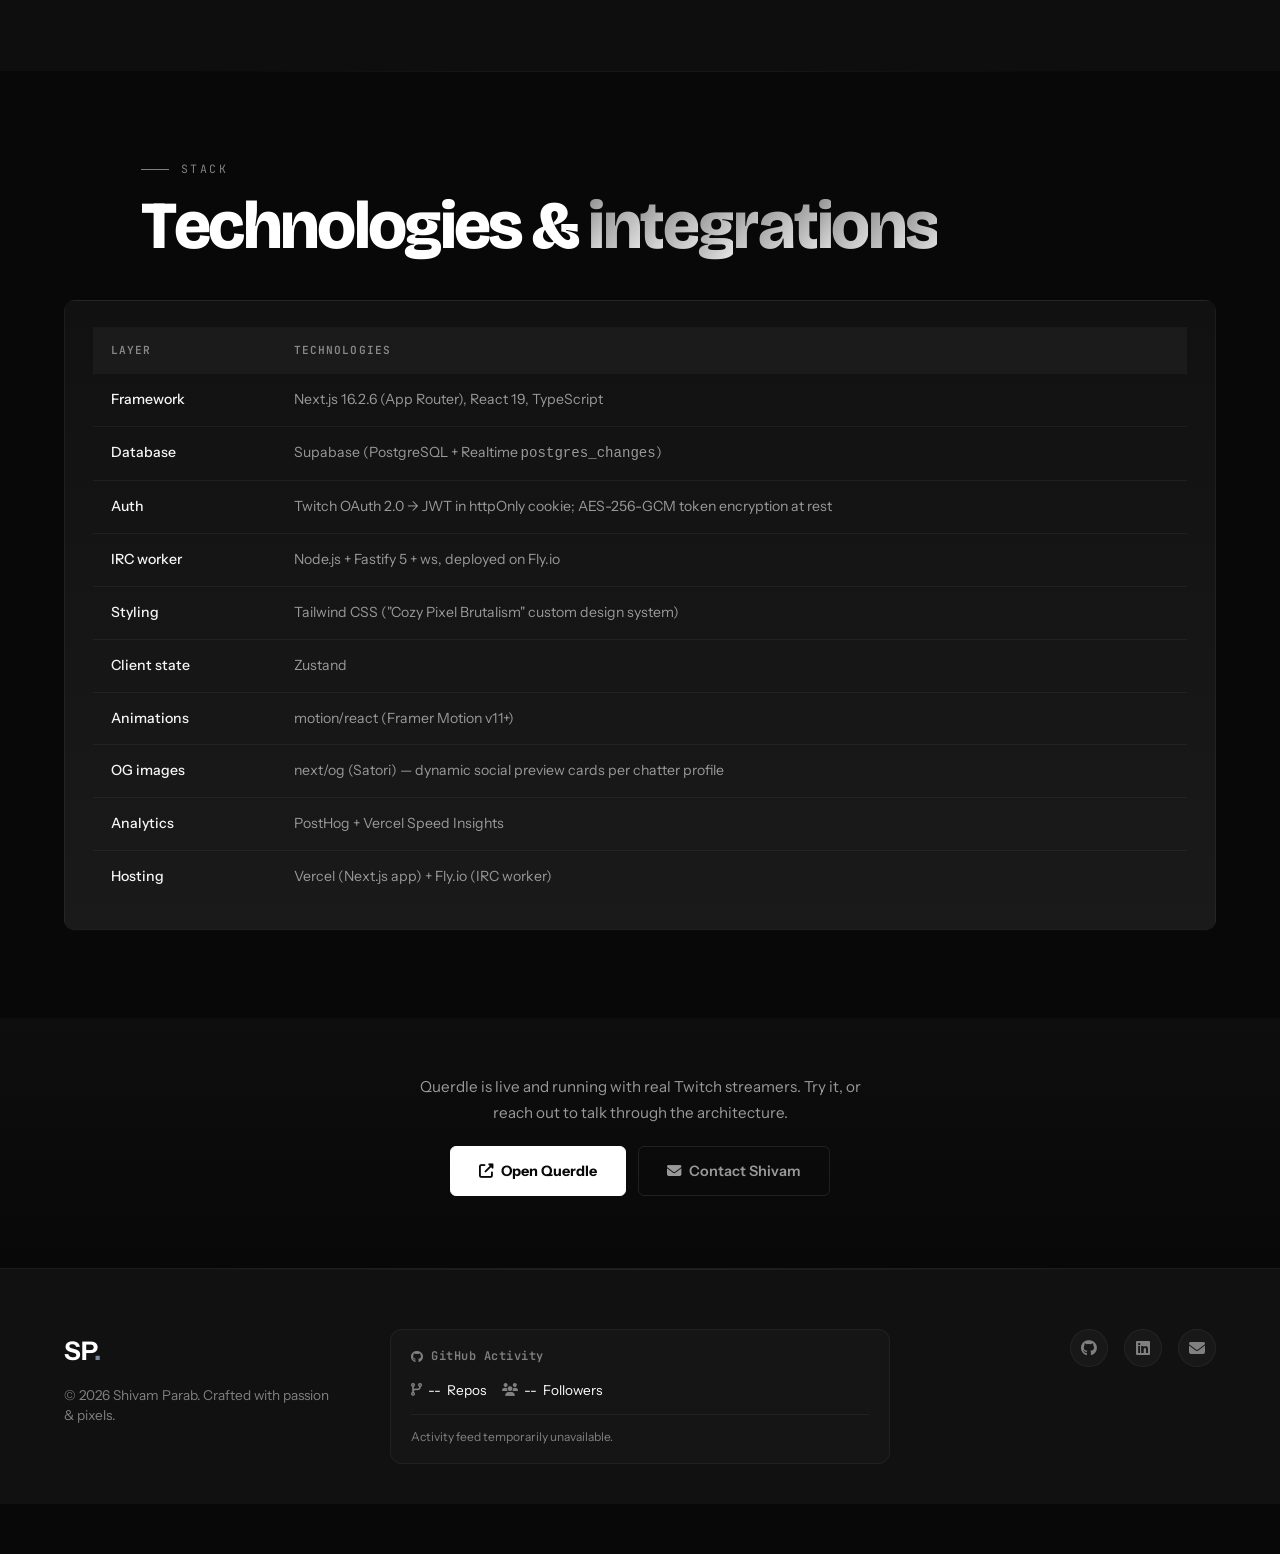
<file: querdle.html>
<!DOCTYPE html>
<html lang="en">
<head>
  <meta charset="UTF-8" />
  <meta name="viewport" content="width=device-width, initial-scale=1.0" />
  <title>Querdle — Live Wordle for Twitch Streams | Shivam Parab</title>
  <meta name="description" content="Case study: Querdle — a live word-guessing game platform wired into Twitch chat. Chatters type !guess, the board plays on stream in real time, and player stats build automatically with no sign-up required." />
  <meta property="og:type" content="article">
  <meta property="og:title" content="Querdle — Live Wordle for Twitch Streams | Shivam Parab">
  <meta property="og:description" content="Deep dive into a two-service architecture (Next.js on Vercel + persistent IRC worker on Fly.io), Supabase Realtime sync, and an answer word that never touches the client.">
  <meta property="og:url" content="https://sp-portfolio-nine.vercel.app/querdle.html">
  <meta property="og:image" content="https://sp-portfolio-nine.vercel.app/img/profile.jpg">
  <meta name="twitter:card" content="summary_large_image">
  <meta name="twitter:title" content="Querdle — Live Wordle for Twitch Streams | Shivam Parab">
  <meta name="twitter:description" content="Deep dive into a two-service architecture (Next.js on Vercel + persistent IRC worker on Fly.io), Supabase Realtime sync, and an answer word that never touches the client.">
  <meta name="twitter:image" content="https://sp-portfolio-nine.vercel.app/img/profile.jpg">

  <link href="https://fonts.googleapis.com/css2?family=Bricolage+Grotesque:opsz,wght@12..96,200..800&family=Instrument+Sans:wght@400;500;600;700&family=JetBrains+Mono:wght@400;500;700&display=swap" rel="stylesheet" />
  <link rel="stylesheet" href="css/vendor/fontawesome.min.css" />
  <link rel="icon" href="img/favicon.svg" type="image/svg+xml">
  <link rel="icon" href="img/favicon.ico" type="image/x-icon">
  <link rel="stylesheet" href="css/style.css" />
</head>
<body>

  <div class="loader" id="loader">
    <p class="loader__logo">SP<span class="accent">.</span></p>
    <div class="loader__bar"><div class="loader__fill"></div></div>
  </div>

  <div class="cursor" id="cursor"></div>
  <div class="cursor-follower" id="cursorFollower"></div>

  <nav class="nav" id="nav">
    <a href="index.html" class="nav__logo" aria-label="Shivam Parab portfolio home">
      <span class="nav__logo-text">SP<span class="accent">.</span></span>
    </a>
    <ul class="nav__links" id="navLinks">
      <li><a href="index.html#about" class="nav__link">About</a></li>
      <li><a href="index.html#skills" class="nav__link">Skills</a></li>
      <li><a href="index.html#projects" class="nav__link">Projects</a></li>
      <li><a href="index.html#experience" class="nav__link">Experience</a></li>
      <li><a href="index.html#education" class="nav__link">Education</a></li>
      <li><a href="index.html#contact" class="nav__link">Contact</a></li>
    </ul>
    <a href="index.html#contact" class="btn btn--nav">Hire Me</a>
    <button class="nav__hamburger" id="hamburger" aria-label="Open navigation menu">
      <span></span><span></span><span></span>
    </button>
  </nav>

  <main id="swup" class="transition-fade">

  <!-- ─── QUERDLE PAGE STYLES — inside #swup so Swup injects them on SPA nav ── -->
  <style>
    /* ─── QUERDLE PREVIEW SHOWCASE ────────────────────────── */
    .qp-mock {
      max-width: 820px;
      margin: 0 auto;
      border-radius: 16px;
      overflow: hidden;
      border: 1px solid rgba(145, 70, 255, 0.25);
      box-shadow:
        0 0 0 1px rgba(145, 70, 255, 0.06),
        0 32px 80px rgba(0, 0, 0, 0.6),
        0 0 80px -20px rgba(145, 70, 255, 0.18);
      background: #0d0118;
      font-family: var(--font-mono);
    }
    .qp-chrome {
      display: flex;
      align-items: center;
      gap: 12px;
      padding: 10px 16px;
      background: #140a28;
      border-bottom: 1px solid rgba(255, 255, 255, 0.06);
    }
    .qp-chrome__dots { display: flex; gap: 6px; flex-shrink: 0; }
    .qp-chrome__dots span { width: 11px; height: 11px; border-radius: 50%; }
    .qp-chrome__dots span:nth-child(1) { background: #ff5f57; }
    .qp-chrome__dots span:nth-child(2) { background: #febc2e; }
    .qp-chrome__dots span:nth-child(3) { background: #28c840; }
    .qp-chrome__url {
      flex: 1;
      text-align: center;
      font-size: 0.68rem;
      color: rgba(255, 255, 255, 0.28);
      background: rgba(255, 255, 255, 0.04);
      border: 1px solid rgba(255, 255, 255, 0.06);
      border-radius: 6px;
      padding: 4px 12px;
    }
    .qp-chrome__live {
      display: flex;
      align-items: center;
      gap: 5px;
      font-size: 0.6rem;
      font-weight: 700;
      letter-spacing: 0.15em;
      color: #f87171;
      text-transform: uppercase;
      flex-shrink: 0;
    }
    .qp-chrome__live-dot {
      width: 7px; height: 7px;
      border-radius: 50%;
      background: #ef4444;
      animation: qp-blink 1.4s ease-in-out infinite;
    }
    @keyframes qp-blink {
      0%, 100% { opacity: 1; }
      50%       { opacity: 0.3; }
    }
    .qp-layout {
      display: grid;
      grid-template-columns: 1fr 200px;
      gap: 20px;
      padding: 22px 24px 14px;
    }
    @media (max-width: 600px) {
      .qp-layout { grid-template-columns: 1fr; }
      .qp-queue  { display: none; }
    }
    .qp-board-col {
      display: flex;
      flex-direction: column;
      align-items: center;
      gap: 12px;
    }
    .qp-mode-tag {
      font-size: 0.58rem;
      letter-spacing: 0.2em;
      text-transform: uppercase;
      color: #9146ff;
      border: 1px solid rgba(145, 70, 255, 0.3);
      border-radius: 4px;
      padding: 3px 10px;
      background: rgba(145, 70, 255, 0.07);
    }
    .qp-board { display: flex; flex-direction: column; gap: 6px; }
    .qp-row   { display: flex; gap: 6px; }

    @keyframes qp-in {
      from { opacity: 0; transform: translateY(6px) scale(0.9); }
      to   { opacity: 1; transform: none; }
    }
    .qp-tile {
      width: 52px; height: 52px;
      display: flex;
      align-items: center;
      justify-content: center;
      font-size: 1.1rem;
      font-weight: 800;
      border-radius: 6px;
      letter-spacing: 0.02em;
    }
    .qp-tile--reveal {
      animation: qp-in 0.3s cubic-bezier(0.34, 1.56, 0.64, 1) var(--d, 0s) both;
    }
    .qp-tile--correct {
      background: #14532d;
      border: 2px solid #22c55e;
      color: #86efac;
      box-shadow: 0 0 14px rgba(34, 197, 94, 0.2), inset 0 1px 0 rgba(255,255,255,0.08);
    }
    .qp-tile--present {
      background: #451a03;
      border: 2px solid #f59e0b;
      color: #fde68a;
      box-shadow: 0 0 14px rgba(245, 158, 11, 0.2), inset 0 1px 0 rgba(255,255,255,0.08);
    }
    .qp-tile--absent {
      background: #111127;
      border: 2px solid #2d2d45;
      color: #4b5563;
    }
    .qp-tile--empty {
      background: transparent;
      border: 2px solid rgba(255, 255, 255, 0.07);
    }

    .qp-queue {
      background: rgba(255, 255, 255, 0.025);
      border: 1px solid rgba(255, 255, 255, 0.06);
      border-radius: 12px;
      padding: 14px;
      display: flex;
      flex-direction: column;
      gap: 10px;
      align-self: start;
    }
    .qp-queue__hdr {
      display: flex;
      align-items: center;
      gap: 7px;
      font-size: 0.6rem;
      letter-spacing: 0.2em;
      text-transform: uppercase;
      color: rgba(255, 255, 255, 0.3);
    }
    .qp-queue__hdr i { color: #9146ff; }
    .qp-queue__cnt {
      margin-left: auto;
      background: rgba(145, 70, 255, 0.15);
      color: #a78bfa;
      border-radius: 20px;
      padding: 1px 7px;
      font-size: 0.6rem;
      border: 1px solid rgba(145, 70, 255, 0.2);
    }
    .qp-players { display: flex; flex-direction: column; gap: 5px; }
    .qp-player {
      display: flex;
      align-items: center;
      gap: 7px;
      padding: 7px 9px;
      border-radius: 8px;
      border: 1px solid rgba(255, 255, 255, 0.04);
      background: rgba(255, 255, 255, 0.018);
      font-size: 0.72rem;
    }
    .qp-player--active {
      background: rgba(22, 163, 74, 0.08);
      border-color: rgba(34, 197, 94, 0.2);
    }
    .qp-player__dot {
      width: 6px; height: 6px;
      border-radius: 50%;
      background: #22c55e;
      flex-shrink: 0;
      box-shadow: 0 0 6px rgba(34, 197, 94, 0.6);
      animation: qp-blink 1.4s ease-in-out infinite;
    }
    .qp-player__pos { font-size: 0.58rem; color: rgba(255,255,255,0.18); min-width: 12px; }
    .qp-player__name { flex: 1; color: rgba(255,255,255,0.8); overflow: hidden; text-overflow: ellipsis; white-space: nowrap; }
    .qp-player--active .qp-player__name { color: #fff; }
    .qp-player__badge {
      font-size: 0.55rem;
      padding: 1px 5px;
      border-radius: 3px;
      background: rgba(145, 70, 255, 0.12);
      color: #c084fc;
      border: 1px solid rgba(145, 70, 255, 0.18);
      white-space: nowrap;
      flex-shrink: 0;
    }
    .qp-queue__hint {
      text-align: center;
      font-size: 0.6rem;
      color: rgba(255, 255, 255, 0.15);
      border-top: 1px solid rgba(255, 255, 255, 0.05);
      padding-top: 8px;
    }
    .qp-keyboard {
      padding: 4px 24px 20px;
      display: flex;
      flex-direction: column;
      align-items: center;
      gap: 5px;
    }
    .qp-key-row { display: flex; gap: 4px; }
    .qp-key {
      min-width: 28px; height: 30px;
      padding: 0 5px;
      display: flex;
      align-items: center;
      justify-content: center;
      font-family: var(--font-mono);
      font-size: 0.62rem;
      font-weight: 700;
      border-radius: 4px;
      background: #1a1a32;
      border: 1px solid rgba(255, 255, 255, 0.07);
      color: rgba(255, 255, 255, 0.5);
    }
    .qp-key--correct { background: #14532d; border-color: rgba(34, 197, 94, 0.4); color: #86efac; }
    .qp-key--present { background: #451a03; border-color: rgba(245, 158, 11, 0.4); color: #fde68a; }
    .qp-key--absent  { background: #0c0c18; border-color: rgba(255,255,255,0.03); color: rgba(255,255,255,0.15); }
    .qp-caption {
      text-align: center;
      font-family: var(--font-mono);
      font-size: 0.62rem;
      color: rgba(255, 255, 255, 0.15);
      letter-spacing: 0.1em;
      padding: 6px 0 4px;
    }

    /* ─── HERO STATS STRIP ───────────────────────────────── */
    .case-hero__stats {
      display: flex;
      align-items: center;
      justify-content: center;
      margin: 20px auto 0;
      max-width: 480px;
      background: rgba(255, 255, 255, 0.03);
      border: 1px solid rgba(255, 255, 255, 0.07);
      border-radius: 12px;
      padding: 16px 24px;
    }
    .case-hero__stat { flex: 1; text-align: center; }
    .case-hero__stat-n {
      display: block;
      font-family: var(--font-mono);
      font-size: 1.5rem;
      font-weight: 700;
      color: var(--accent-2);
      line-height: 1;
    }
    .case-hero__stat-l {
      display: block;
      font-size: 0.62rem;
      color: rgba(255, 255, 255, 0.3);
      text-transform: uppercase;
      letter-spacing: 0.1em;
      margin-top: 4px;
    }
    .case-hero__stat-sep { width: 1px; height: 36px; background: rgba(255,255,255,0.07); flex-shrink: 0; }

    /* ─── HERO REPO NOTE ─────────────────────────────────── */
    .case-hero__repo-note {
      margin-top: 12px;
      font-family: var(--font-mono);
      font-size: 0.7rem;
      color: rgba(255, 255, 255, 0.28);
      letter-spacing: 0.05em;
      text-align: center;
    }
    .case-hero__repo-note i { margin-right: 5px; color: rgba(255,255,255,0.2); }

    /* ─── HERO PREVIEW IMAGE ─────────────────────────────── */
    .case-hero__preview {
      margin-top: 40px;
      border-radius: 14px;
      overflow: hidden;
      border: 1px solid rgba(145, 70, 255, 0.22);
      box-shadow:
        0 0 0 1px rgba(145, 70, 255, 0.06),
        0 32px 100px rgba(0, 0, 0, 0.75),
        0 0 80px -20px rgba(145, 70, 255, 0.2);
      max-width: 900px;
      margin-left: auto;
      margin-right: auto;
    }
    .case-hero__preview-chrome {
      display: flex;
      align-items: center;
      gap: 10px;
      padding: 9px 14px;
      background: rgba(15, 6, 32, 0.98);
      border-bottom: 1px solid rgba(255, 255, 255, 0.07);
    }
    .case-hero__preview-dots {
      display: flex;
      gap: 5px;
      flex-shrink: 0;
    }
    .case-hero__preview-dots span {
      width: 10px; height: 10px;
      border-radius: 50%;
    }
    .case-hero__preview-dots span:nth-child(1) { background: #ff5f57; }
    .case-hero__preview-dots span:nth-child(2) { background: #febc2e; }
    .case-hero__preview-dots span:nth-child(3) { background: #28c840; }
    .case-hero__preview-url {
      flex: 1;
      text-align: center;
      font-family: var(--font-mono);
      font-size: 0.63rem;
      color: rgba(255, 255, 255, 0.28);
      background: rgba(255, 255, 255, 0.04);
      border: 1px solid rgba(255, 255, 255, 0.06);
      border-radius: 5px;
      padding: 3px 12px;
      letter-spacing: 0.03em;
    }
    .case-hero__preview-live {
      display: flex;
      align-items: center;
      gap: 5px;
      font-family: var(--font-mono);
      font-size: 0.55rem;
      font-weight: 700;
      letter-spacing: 0.18em;
      color: #ef4444;
      flex-shrink: 0;
    }
    .case-hero__preview-live-dot {
      width: 7px; height: 7px;
      border-radius: 50%;
      background: #ef4444;
      animation: qp-blink 1.4s ease-in-out infinite;
    }
    .case-hero__preview-img {
      width: 100%;
      display: block;
      object-fit: cover;
      object-position: top center;
    }

    /* SCREENSHOT GALLERY */
    .ss-gallery {
      display: grid;
      grid-template-columns: 1.35fr 1fr;
      grid-template-rows: auto auto;
      gap: 16px;
    }
    .ss-card {
      border-radius: 14px;
      overflow: hidden;
      border: 1px solid var(--border-subtle);
      box-shadow: 0 16px 48px rgba(0,0,0,0.5);
      transition: transform 0.25s ease, box-shadow 0.25s ease;
      display: flex;
      flex-direction: column;
    }
    .ss-card:hover {
      transform: translateY(-4px);
      box-shadow: 0 24px 64px rgba(0,0,0,0.65), 0 0 0 1px rgba(124,58,237,0.2);
    }
    .ss-card--main { grid-row: span 2; }
    .ss-card__img {
      width: 100%;
      display: block;
      object-fit: cover;
      object-position: top;
    }
    .ss-card--main .ss-card__img { height: 420px; }
    .ss-card__img--leaderboard { height: 210px; }
    .ss-card__img--profile { height: 210px; }
    .ss-card__label {
      padding: 10px 14px;
      font-family: var(--font-mono);
      font-size: 0.7rem;
      color: var(--text-dim);
      background: var(--bg-card);
      letter-spacing: 0.08em;
      display: flex;
      align-items: center;
      gap: 6px;
    }
    .ss-card__label i { color: var(--accent-2); font-size: 0.65rem; }

    /* ─── JS DEMO ADDITIONS ──────────────────────────────── */
    .qp-tile--pending {
      background: transparent;
      border: 2px solid rgba(255,255,255,0.22);
      color: rgba(255,255,255,0.9);
      animation: qp-letter-pop 0.15s ease both;
    }
    @keyframes qp-letter-pop {
      from { transform: scale(0.7); opacity: 0; }
      to   { transform: scale(1);   opacity: 1; }
    }
    @keyframes qp-close { from { transform: scaleY(1); } to { transform: scaleY(0.05); } }
    @keyframes qp-open  { from { transform: scaleY(0.05); } to { transform: scaleY(1); } }

    .qp-layout--chat { grid-template-columns: 1fr 215px; }
    .qp-right-panel { display: flex; flex-direction: column; gap: 10px; }

    .qp-chat {
      background: rgba(255,255,255,0.02);
      border: 1px solid rgba(255,255,255,0.06);
      border-radius: 12px;
      padding: 10px 12px;
      flex: 1;
      display: flex;
      flex-direction: column;
      overflow: hidden;
    }
    .qp-chat__hdr {
      display: flex;
      align-items: center;
      gap: 6px;
      font-size: 0.58rem;
      letter-spacing: 0.18em;
      text-transform: uppercase;
      color: rgba(255,255,255,0.28);
      margin-bottom: 7px;
      flex-shrink: 0;
    }
    .qp-chat__hdr i { color: #9146ff; }
    .qp-chat__badge-live {
      margin-left: auto;
      font-size: 0.5rem;
      background: #e91916;
      color: #fff;
      padding: 1px 5px;
      border-radius: 3px;
      letter-spacing: 0.06em;
    }
    .qp-chat__msgs {
      flex: 1;
      overflow: hidden;
      display: flex;
      flex-direction: column;
      justify-content: flex-end;
      gap: 4px;
    }
    .qp-msg {
      font-size: 0.62rem;
      line-height: 1.4;
      word-break: break-word;
      animation: qp-msg-in 0.22s ease both;
    }
    @keyframes qp-msg-in {
      from { opacity: 0; transform: translateY(3px); }
      to   { opacity: 1; transform: none; }
    }
    .qp-msg--system { color: rgba(145,70,255,0.65); font-style: italic; font-size: 0.57rem; }
    .qp-msg__user { font-weight: 700; }
    .qp-msg__text { color: rgba(255,255,255,0.5); }

    .qp-win-banner {
      display: none;
      text-align: center;
      padding: 5px 0 1px;
      font-size: 0.72rem;
      font-weight: 700;
      color: #22c55e;
      letter-spacing: 0.08em;
      text-shadow: 0 0 20px rgba(34,197,94,0.35);
    }
    .qp-win-banner.visible { display: block; animation: qp-msg-in 0.3s ease both; }
  </style>

  <header class="case-hero" id="case-home">
    <div class="case-hero__bg" id="vanta-bg-case" aria-hidden="true"></div>
    <div class="case-hero__grid" aria-hidden="true"></div>
    <div class="case-hero__veil" aria-hidden="true"></div>
    <div class="case-hero__inner">
      <p class="case-breadcrumb">
        <a href="index.html#projects">Projects</a> <span>/</span> Case study
      </p>
      <div class="case-hero__icon" aria-hidden="true">
        <i class="fab fa-twitch"></i>
      </div>
      <h1 class="case-hero__title">Quer<span class="accent">dle</span></h1>
      <p class="case-hero__lead">
        A <strong>live word-guessing game platform</strong> wired directly into Twitch chat — chatters type
        <code>!guess</code>, the board plays on stream in real time, and player stats build automatically with
        <strong>no sign-up required</strong>. The IRC constraint that breaks serverless led to the defining
        architectural decision: two separate services, one architecture.
      </p>
      <div class="case-hero__actions">
        <a href="https://querdle.vercel.app" target="_blank" rel="noopener" class="btn btn--primary">
          <i class="fas fa-external-link-alt"></i> Live Site
        </a>
        <a href="index.html#projects" class="btn btn--outline">
          <i class="fas fa-arrow-left"></i> All projects
        </a>
      </div>
      <p class="case-hero__repo-note">
        <i class="fas fa-lock"></i> Private repo — code samples on request
      </p>
      <div class="case-hero__stats">
        <div class="case-hero__stat">
          <span class="case-hero__stat-n">985</span>
          <span class="case-hero__stat-l">Curated words</span>
        </div>
        <div class="case-hero__stat-sep"></div>
        <div class="case-hero__stat">
          <span class="case-hero__stat-n">18</span>
          <span class="case-hero__stat-l">Achievements</span>
        </div>
        <div class="case-hero__stat-sep"></div>
        <div class="case-hero__stat">
          <span class="case-hero__stat-n">3</span>
          <span class="case-hero__stat-l">OBS overlays</span>
        </div>
        <div class="case-hero__stat-sep"></div>
        <div class="case-hero__stat">
          <span class="case-hero__stat-n">2</span>
          <span class="case-hero__stat-l">Services</span>
        </div>
      </div>
      <div class="case-meta">
        <span class="tag tag--sm">Solo Project</span>
        <span class="tag tag--sm">Live</span>
        <span class="tag tag--sm">Next.js</span>
        <span class="tag tag--sm">TypeScript</span>
        <span class="tag tag--sm">Supabase</span>
        <span class="tag tag--sm">Node.js · Fly.io</span>
        <span class="tag tag--sm">Tailwind CSS</span>
        <span class="tag tag--sm">Mar–Jun 2026</span>
      </div>
      <div class="case-hero__preview" id="caseHeroPreview">
        <div class="case-hero__preview-chrome">
          <div class="case-hero__preview-dots" aria-hidden="true">
            <span></span><span></span><span></span>
          </div>
          <div class="case-hero__preview-url">querdle.vercel.app</div>
          <div class="case-hero__preview-live" aria-hidden="true">
            <span class="case-hero__preview-live-dot"></span>LIVE
          </div>
        </div>
        <img src="img/querdle/landing.png" alt="Querdle landing page — active word-guessing game session on Twitch stream" class="case-hero__preview-img" loading="eager" />
      </div>
    </div>
  </header>

  <section class="section case-section" id="overview">
    <div class="container">
      <div class="section__header">
        <p class="section__eyebrow">Context</p>
        <h2 class="section__title">Overview &amp; <span class="accent">problem</span></h2>
      </div>
      <div class="case-prose">
        <p>
          Twitch streamers run interactive games with their chat, but no off-the-shelf word-guessing game integrates
          directly with Twitch IRC. The gap: a structured game engine, a streamer dashboard, and persistent player
          identity — all wired through Twitch's chat protocol without requiring chatters to sign up anywhere.
        </p>
        <p>
          <strong>Querdle</strong> fills that gap. Streamers start a session from their dashboard; chatters join and
          guess by typing commands in Twitch chat; the board overlay updates live on the stream. Player profiles and
          stats build automatically across every channel they play — no accounts, no friction. Real streamers run
          sessions with their communities at
          <a href="https://querdle.vercel.app" target="_blank" rel="noopener">querdle.vercel.app</a>.
        </p>
      </div>
    </div>
  </section>

  <section class="section case-section" id="preview">
    <div class="container">
      <div class="section__header">
        <p class="section__eyebrow">Product preview</p>
        <h2 class="section__title">The game, <span class="accent">live</span></h2>
      </div>

      <div class="qp-mock" id="qp-demo">
        <!-- Browser chrome -->
        <div class="qp-chrome">
          <div class="qp-chrome__dots"><span></span><span></span><span></span></div>
          <span class="qp-chrome__url">querdle.vercel.app/play/shivam361</span>
          <span class="qp-chrome__live"><span class="qp-chrome__live-dot"></span>Live</span>
        </div>

        <!-- Board + Right Panel (queue + chat) — populated by JS -->
        <div class="qp-layout qp-layout--chat">
          <div class="qp-board-col">
            <span class="qp-mode-tag">Suggestion Mode · Session #47</span>
            <div class="qp-board" id="qp-board"></div>
          </div>
          <div class="qp-right-panel">
            <div class="qp-queue">
              <div class="qp-queue__hdr">
                <i class="fas fa-list-ol"></i> Queue
                <span class="qp-queue__cnt" id="qp-queue-cnt">4</span>
              </div>
              <div class="qp-players" id="qp-players"></div>
              <div class="qp-queue__hint">type !join to queue</div>
            </div>
            <div class="qp-chat">
              <div class="qp-chat__hdr">
                <i class="fab fa-twitch"></i> Chat
                <span class="qp-chat__badge-live">LIVE</span>
              </div>
              <div class="qp-chat__msgs" id="qp-chat-msgs"></div>
            </div>
          </div>
        </div>

        <!-- Keyboard — populated by JS -->
        <div class="qp-keyboard" id="qp-keyboard"></div>

        <div class="qp-win-banner" id="qp-win-banner">🟩 nachtfalter_ solved it in 3 guesses!</div>
        <p class="qp-caption" id="qp-caption">Live demo · Suggestion Mode · animated board</p>
      </div>
    </div>
  </section>

  <section class="section case-section case-section--alt" id="screenshots">
    <div class="container">
      <div class="section__header">
        <p class="section__eyebrow">Live product</p>
        <h2 class="section__title">Real <span class="accent">screenshots</span></h2>
        <p class="section__desc">Querdle is live at <a href="https://querdle.vercel.app" target="_blank" rel="noopener" class="accent">querdle.vercel.app</a></p>
      </div>

      <div class="ss-gallery">
        <!-- Landing page — large card spanning 2 rows -->
        <div class="ss-card ss-card--main">
          <img src="img/querdle/landing.png"
               alt="Querdle landing page — hero, HOW IT WORKS cards, example game board with SMOKE/UPPER guesses, live Twitch chat feed"
               class="ss-card__img"
               loading="lazy">
          <div class="ss-card__label">
            <i class="fas fa-home"></i>
            Landing page · querdle.vercel.app
          </div>
        </div>

        <!-- Leaderboard -->
        <div class="ss-card">
          <img src="img/querdle/leaderboard.png"
               alt="Global Leaderboard showing top chatters ranked by wins, plays, best streak and average guesses with achievement badges"
               class="ss-card__img ss-card__img--leaderboard"
               loading="lazy">
          <div class="ss-card__label">
            <i class="fas fa-trophy"></i>
            Global Leaderboard · wins · streaks · avg guesses
          </div>
        </div>

        <!-- Chatter profile -->
        <div class="ss-card">
          <img src="img/querdle/profile.png"
               alt="Chatter profile page showing solve count, best streak, avg guesses, suggestion win percentage, guess distribution chart and achievements"
               class="ss-card__img ss-card__img--profile"
               loading="lazy">
          <div class="ss-card__label">
            <i class="fas fa-user"></i>
            Chatter profile · stats · guess distribution · achievements
          </div>
        </div>
      </div>
    </div>
  </section>

  <section class="section case-section" id="game-modes">
    <div class="container">
      <div class="section__header">
        <p class="section__eyebrow">Gameplay</p>
        <h2 class="section__title">Two <span class="accent">game modes</span></h2>
      </div>
      <div class="case-two-col">
        <div class="case-panel">
          <h3 class="case-panel__title"><i class="fas fa-list-ol"></i> Suggestion Mode</h3>
          <ul>
            <li>Chatters join a queue with <code>!join</code></li>
            <li>Current player submits a guess with <code>!suggest</code></li>
            <li>Streamer reviews and accepts or skips from the dashboard</li>
            <li>Accepted guess scores on the board; queue advances automatically</li>
            <li>Session ends on a win or after six board rows are filled</li>
            <li>Session-wide accepted-guess count used for board-row limit — not per-player count</li>
          </ul>
        </div>
        <div class="case-panel">
          <h3 class="case-panel__title"><i class="fas fa-bolt"></i> Chaos Mode</h3>
          <ul>
            <li>Any chatter can guess at any time with <code>!guess</code></li>
            <li>First chatter to solve wins — no queue, no streamer approval</li>
            <li>On a win, a 5-second countdown fires and a new session starts automatically</li>
            <li>Streamer never has to click between rounds</li>
            <li>Mode can be toggled mid-session from the dashboard</li>
            <li>Per-user 3-second cooldown enforced server-side to prevent spam</li>
          </ul>
        </div>
      </div>
    </div>
  </section>

  <section class="section case-section" id="chatter-experience">
    <div class="container">
      <div class="section__header">
        <p class="section__eyebrow">Player identity</p>
        <h2 class="section__title">Chatter <span class="accent">experience</span></h2>
      </div>
      <div class="case-prose">
        <p>
          Identity is the Twitch username. No registration, no email, no password — a chatter's profile is created
          automatically on their first interaction. Stats accumulate silently across every channel they play in.
        </p>
      </div>
      <div class="case-two-col">
        <div class="case-panel">
          <h3 class="case-panel__title"><i class="fas fa-chart-bar"></i> Stats &amp; profile</h3>
          <ul>
            <li>Wins, win streak, best streak, average guesses across all sessions</li>
            <li>Appeal rate and suggestion win % (Suggestion Mode)</li>
            <li>Clutch saves, channels played, total plays</li>
            <li>Per-channel leaderboard + global leaderboard</li>
            <li>Public profile page with dynamically generated OG image card (Satori)</li>
          </ul>
        </div>
        <div class="case-panel">
          <h3 class="case-panel__title"><i class="fas fa-trophy"></i> Achievements &amp; titles</h3>
          <ul>
            <li>18 achievements with unlock state, requirements, and progress bars</li>
            <li>Titles earned ("Wordsmith", "Clutch King", "Legend") displayed next to guesses on stream</li>
            <li>Achievement progress tracks across channels — a win anywhere counts</li>
          </ul>
        </div>
      </div>
    </div>
  </section>

  <section class="section case-section case-section--alt" id="obs">
    <div class="container">
      <div class="section__header">
        <p class="section__eyebrow">Broadcast</p>
        <h2 class="section__title">OBS <span class="accent">integration</span></h2>
      </div>
      <div class="case-prose">
        <p>
          The game runs inside the stream with no screen-share trickery. Three browser sources cover the full
          production setup.
        </p>
      </div>
      <div class="case-panel">
        <h3 class="case-panel__title"><i class="fas fa-tv"></i> Browser sources</h3>
        <ul>
          <li>
            <strong>Board overlay</strong> (<code>/play/overlay/[username]</code>) — transparent background, Wordle
            tiles only; added as an OBS Browser Source with "Allow transparency" enabled
          </li>
          <li>
            <strong>Keyboard overlay</strong> (<code>/play/overlay/[username]/keyboard</code>) — live letter-colour
            hints on a separate OBS layer; shows which letters are correct/present/absent at a glance
          </li>
          <li>
            <strong>Screenshare view</strong> — fullscreen branded mode for streamers who prefer to share the play
            page directly instead of compositing in OBS; word queue panel is automatically hidden in this mode
          </li>
        </ul>
      </div>
    </div>
  </section>

  <section class="section case-section" id="architecture">
    <div class="container">
      <div class="section__header">
        <p class="section__eyebrow">System design</p>
        <h2 class="section__title">Architecture &amp; <span class="accent">two-service split</span></h2>
      </div>
      <div class="case-prose">
        <p>
          Twitch IRC requires a <strong>persistent WebSocket connection</strong>. Next.js on Vercel is serverless —
          no shared memory, requests spawn in isolation. These two constraints are incompatible. The solution is a
          clean split: the Next.js app handles everything HTTP (dashboard, overlays, API routes, auth), while a
          separate <strong>long-running Node.js service on Fly.io</strong> owns the IRC connection and all game
          command logic.
        </p>
        <p>
          The two services coordinate via <strong>HMAC-signed HTTP</strong>: Next.js sends
          <code>POST /connect</code>, <code>/send</code>, and <code>/disconnect</code> to the worker, each signed
          with a shared <code>WORKER_SECRET</code> and a 30-second timestamp window to prevent replay attacks.
          The worker writes game events directly to Supabase; all clients (play page, board overlay, keyboard
          overlay) receive updates via <strong>Supabase Realtime</strong> (<code>postgres_changes</code>) — push,
          not poll.
        </p>
      </div>
      <div class="case-two-col">
        <div class="case-panel">
          <h3 class="case-panel__title"><i class="fas fa-server"></i> Services</h3>
          <ul>
            <li><strong>Next.js (Vercel)</strong> — App Router, dashboard, overlays, Twitch OAuth, all API routes</li>
            <li><strong>IRC worker (Fly.io)</strong> — Fastify 5 + <code>ws</code>, owns Twitch WebSocket, parses IRC, runs game logic</li>
            <li><strong>Supabase</strong> — PostgreSQL for state; Realtime channel for push updates to all clients</li>
          </ul>
        </div>
        <div class="case-panel">
          <h3 class="case-panel__title"><i class="fas fa-shield-alt"></i> Reliability</h3>
          <ul>
            <li><strong>Boot reconciliation</strong> — on restart, the worker fetches all <code>status='active'</code> sessions and reconnects to each IRC channel automatically; no manual recovery</li>
            <li><strong>HMAC replay protection</strong> — all Next.js → worker calls signed + timestamped; 30-second window rejects stale replays</li>
            <li><strong>Chaos auto-restart</strong> — win → Realtime <code>UPDATE</code> on <code>sessions.status</code> → play page detects it → 5 s countdown → new session; the streamer never clicks between rounds</li>
          </ul>
        </div>
      </div>
    </div>
  </section>

  <section class="section case-section case-section--alt" id="technical">
    <div class="container">
      <div class="section__header">
        <p class="section__eyebrow">Engineering</p>
        <h2 class="section__title">Key technical <span class="accent">decisions</span></h2>
      </div>
      <div class="case-two-col">
        <div class="case-panel">
          <h3 class="case-panel__title"><i class="fas fa-eye-slash"></i> Answer word never sent to client</h3>
          <ul>
            <li>The answer lives in <code>sessions.word</code> — stripped from every API response before it leaves the server</li>
            <li>The client receives only <code>TileResult[]</code> arrays: correct / present / absent states per tile</li>
            <li>Cheating is structurally impossible, not just discouraged — there is nothing to intercept</li>
            <li>The word queue panel is hidden in screenshare and OBS overlay modes</li>
          </ul>
        </div>
        <div class="case-panel">
          <h3 class="case-panel__title"><i class="fas fa-database"></i> Atomic stat updates via Postgres RPC</h3>
          <ul>
            <li>All chatter stat writes go through a single <code>apply_chatter_event</code> Postgres function</li>
            <li>Before this, six separate <code>UPDATE</code> statements could race when the same chatter played on multiple channels simultaneously, causing drift in win counts and average guesses</li>
            <li>The RPC serializes everything atomically in one round-trip — also handles guess distribution, appeal rate, clutch-save detection, and skip tracking</li>
          </ul>
        </div>
      </div>
      <div class="case-two-col">
        <div class="case-panel">
          <h3 class="case-panel__title"><i class="fas fa-lock"></i> Token encryption at rest</h3>
          <ul>
            <li>Twitch OAuth <code>access_token</code> and <code>refresh_token</code> are encrypted with <strong>AES-256-GCM</strong> before being written to Supabase</li>
            <li>Encryption key is environment-only (<code>TOKEN_ENCRYPTION_KEY</code>) — a Supabase breach exposes ciphertext, not usable tokens</li>
            <li>All token read/write paths go through <code>lib/twitch/encrypt.ts</code>; nothing touches the raw token outside that module</li>
          </ul>
        </div>
        <div class="case-panel">
          <h3 class="case-panel__title"><i class="fas fa-image"></i> OG image constraints (Satori)</h3>
          <ul>
            <li>Each chatter's public profile generates a rich social preview card via <code>next/og</code> (Satori)</li>
            <li>Cards show username, top title, solve count, best streak, and average guesses</li>
            <li>Required working within Satori's layout constraints: flex-only (no CSS Grid), no <code>gap</code> shorthand, pre-loaded fonts, no external image URLs</li>
          </ul>
        </div>
      </div>
      <div class="case-two-col">
        <div class="case-panel">
          <h3 class="case-panel__title"><i class="fas fa-th"></i> Session-wide guess count</h3>
          <ul>
            <li>Board-row limit in Suggestion Mode is enforced by <code>getSessionGuessCount(sessionId)</code> — the count of all accepted guesses in the session, not per-player</li>
            <li>Using per-player count was a subtle bug: a chatter whose single guess happened to be the 6th board row would incorrectly trigger game-over for the entire session</li>
          </ul>
        </div>
        <div class="case-panel">
          <h3 class="case-panel__title"><i class="fas fa-font"></i> Unicode monospace IRC font</h3>
          <ul>
            <li>All outgoing bot messages pass through <code>toMonospace()</code>, converting A–Z, a–z, 0–9 to Unicode Mathematical Monospace codepoints (U+1D670+)</li>
            <li>Emojis, punctuation, and symbols pass through unchanged</li>
            <li>Result: announcements have strong visual personality in Twitch chat without requiring a custom font on the viewer's end</li>
            <li>Example: <code>🟩 𝚜𝚑𝚒𝚟𝚊𝚖 𝚜𝚘𝚕𝚟𝚎𝚍 𝚒𝚝 𝚒𝚗 𝟹 𝚐𝚞𝚎𝚜𝚜𝚎𝚜!</code></li>
          </ul>
        </div>
      </div>
    </div>
  </section>

  <section class="section case-section" id="tech">
    <div class="container">
      <div class="section__header">
        <p class="section__eyebrow">Stack</p>
        <h2 class="section__title">Technologies &amp; <span class="accent">integrations</span></h2>
      </div>
      <div class="case-table-wrap case-panel">
        <table class="case-table">
          <thead>
            <tr>
              <th>Layer</th>
              <th>Technologies</th>
            </tr>
          </thead>
          <tbody>
            <tr>
              <td>Framework</td>
              <td>Next.js 16.2.6 (App Router), React 19, TypeScript</td>
            </tr>
            <tr>
              <td>Database</td>
              <td>Supabase (PostgreSQL + Realtime <code>postgres_changes</code>)</td>
            </tr>
            <tr>
              <td>Auth</td>
              <td>Twitch OAuth 2.0 → JWT in httpOnly cookie; AES-256-GCM token encryption at rest</td>
            </tr>
            <tr>
              <td>IRC worker</td>
              <td>Node.js + Fastify 5 + ws, deployed on Fly.io</td>
            </tr>
            <tr>
              <td>Styling</td>
              <td>Tailwind CSS ("Cozy Pixel Brutalism" custom design system)</td>
            </tr>
            <tr>
              <td>Client state</td>
              <td>Zustand</td>
            </tr>
            <tr>
              <td>Animations</td>
              <td>motion/react (Framer Motion v11+)</td>
            </tr>
            <tr>
              <td>OG images</td>
              <td>next/og (Satori) — dynamic social preview cards per chatter profile</td>
            </tr>
            <tr>
              <td>Analytics</td>
              <td>PostHog + Vercel Speed Insights</td>
            </tr>
            <tr>
              <td>Hosting</td>
              <td>Vercel (Next.js app) + Fly.io (IRC worker)</td>
            </tr>
          </tbody>
        </table>
      </div>
    </div>
  </section>

  <div class="case-cta-bar">
    <p>Querdle is live and running with real Twitch streamers. Try it, or reach out to talk through the architecture.</p>
    <div class="case-cta-bar__actions">
      <a href="https://querdle.vercel.app" target="_blank" rel="noopener" class="btn btn--primary">
        <i class="fas fa-external-link-alt"></i> Open Querdle
      </a>
      <a href="index.html#contact" class="btn btn--outline">
        <i class="fas fa-envelope"></i> Contact Shivam
      </a>
    </div>
  </div>


  </main>

  <footer class="footer">
    <div class="container">
      <div class="footer__inner">
        <div class="footer__brand">
          <a href="index.html" class="footer__logo">SP<span class="accent">.</span></a>
          <p class="footer__copy">&copy; 2026 Shivam Parab. Crafted with passion &amp; pixels.</p>
        </div>

        <div class="footer__github" id="githubActivity">
          <p class="footer__github-title"><i class="fab fa-github"></i> GitHub Activity</p>
          <div class="footer__github-stats">
            <span class="github-stat" title="Public Repositories"><i class="fas fa-code-branch"></i> <span id="githubRepos">--</span> Repos</span>
            <span class="github-stat" title="Followers"><i class="fas fa-users"></i> <span id="githubFollowers">--</span> Followers</span>
          </div>
          <div class="footer__github-repos" id="githubRepoList">
            <div class="github-repo-skeleton"></div>
            <div class="github-repo-skeleton"></div>
          </div>
        </div>

        <div class="footer__socials">
          <a href="https://github.com/Shivam361" target="_blank" rel="noopener" aria-label="GitHub"><i class="fab fa-github"></i></a>
          <a href="https://www.linkedin.com/in/shivam-parab-3b747b150/" target="_blank" rel="noopener" aria-label="LinkedIn"><i class="fab fa-linkedin"></i></a>
          <a href="mailto:parabshivam@gmail.com" aria-label="Email"><i class="fas fa-envelope"></i></a>
        </div>
      </div>
    </div>
  </footer>

  <button class="back-to-top" id="backToTop" aria-label="Scroll back to top of page">
    <svg class="progress-ring" viewBox="0 0 46 46" aria-hidden="true">
      <circle class="progress-ring__track" cx="23" cy="23" r="19"/>
      <circle class="progress-ring__fill" id="progressRingFill" cx="23" cy="23" r="19"/>
    </svg>
    <i class="fas fa-chevron-up"></i>
  </button>

  <script src="js/vendor/gsap.min.js"></script>
  <script src="js/vendor/ScrollTrigger.min.js"></script>
  <script src="js/vendor/lenis.min.js"></script>
  <script src="js/vendor/split-type.min.js"></script>
  <script src="js/vendor/three.min.js"></script>
  <script src="js/vendor/vanta.net.min.js"></script>
  <script src="js/vendor/swup.min.js"></script>
  <script src="js/main.js"></script>
</body>
</html>
</file>
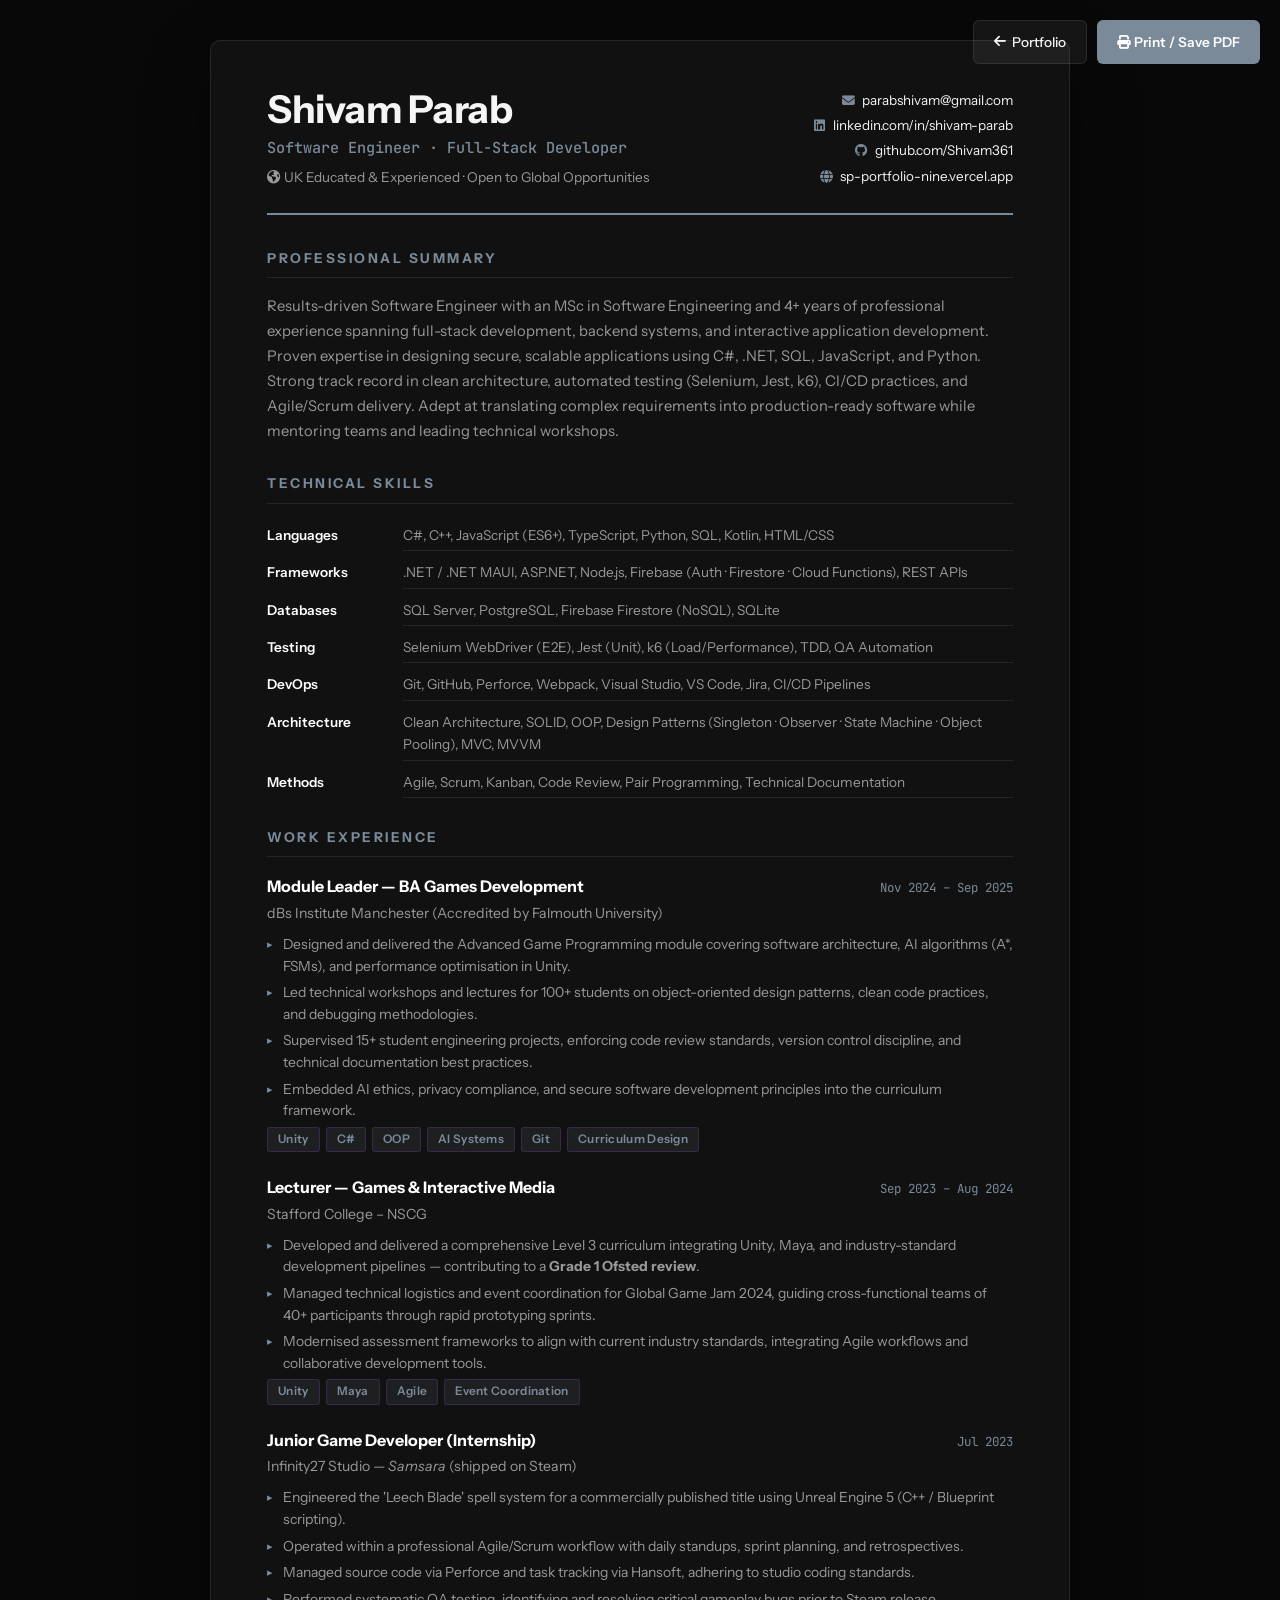
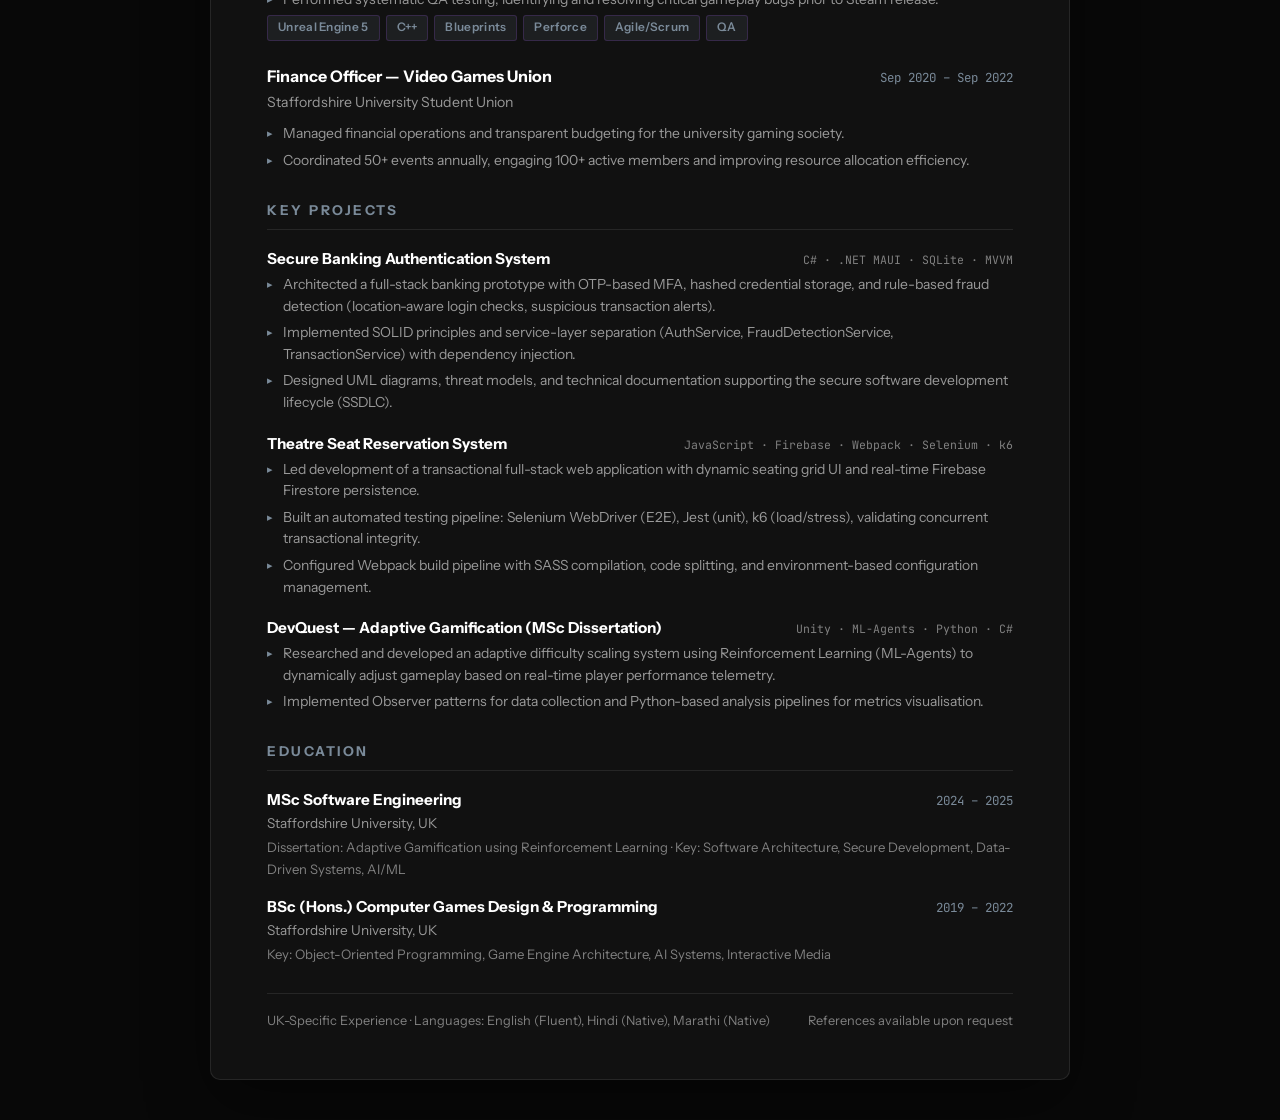
<file: resume.html>
<!DOCTYPE html>
<html lang="en">
<head>
  <meta charset="UTF-8">
  <meta name="viewport" content="width=device-width, initial-scale=1.0">
  <title>Resume | Shivam Parab — Software Engineer</title>
  <meta name="description" content="Detailed professional background, technical skills, and academic history of Shivam Parab, MSc Software Engineer specializing in Unity, Unreal, and .NET.">
  
  <meta property="og:type" content="profile">
  <meta property="og:title" content="Professional Resume | Shivam Parab — Software Engineer">
  <meta property="og:description" content="Detailed professional background, technical skills, and academic history of Shivam Parab, MSc Software Engineer.">
  <meta property="og:url" content="https://sp-portfolio-nine.vercel.app/resume.html">
  <meta property="og:image" content="https://sp-portfolio-nine.vercel.app/img/profile.jpg">
  <meta name="twitter:card" content="summary">
  
  <link href="https://fonts.googleapis.com/css2?family=Instrument+Sans:wght@400;500;600;700&family=JetBrains+Mono:wght@400;500&display=swap" rel="stylesheet">
  <link rel="stylesheet" href="css/vendor/fontawesome.min.css">
  <link rel="icon" href="img/favicon.svg" type="image/svg+xml">
  <link rel="icon" href="img/favicon.ico" type="image/x-icon">
  <style>
    :root {
      --bg: #080808;
      --bg-card: #111111;
      --accent: #7a8a99;
      --accent-dim: rgba(122, 138, 153, 0.12);
      --success: #10b981;
      --text: #f5f5f5;
      --text-dim: #999999;
      --text-xdim: #808080;
      --border: rgba(255, 255, 255, 0.09);
      --white: #ffffff;
    }

    * { margin: 0; padding: 0; box-sizing: border-box; }

    body {
      background: var(--bg);
      color: var(--text);
      font-family: 'Instrument Sans', -apple-system, BlinkMacSystemFont, sans-serif;
      line-height: 1.65;
      padding: 40px 20px;
      -webkit-font-smoothing: antialiased;
    }

    .resume {
      max-width: 860px;
      margin: 0 auto;
      background: var(--bg-card);
      border: 1px solid var(--border);
      padding: 48px 56px;
      border-radius: 10px;
      box-shadow: 0 24px 64px rgba(0,0,0,0.4);
    }

    /* ── HEADER ── */
    .r-header {
      display: flex;
      justify-content: space-between;
      align-items: flex-start;
      border-bottom: 2px solid var(--accent);
      padding-bottom: 24px;
      margin-bottom: 32px;
    }

    .r-header__name {
      font-size: 2.4rem;
      font-weight: 700;
      letter-spacing: -0.5px;
      line-height: 1.1;
      margin-bottom: 4px;
    }

    .r-header__subtitle {
      font-family: 'JetBrains Mono', monospace;
      color: var(--accent);
      font-weight: 500;
      font-size: 0.95rem;
      margin-bottom: 6px;
    }

    .r-header__location {
      font-size: 0.85rem;
      color: var(--text-dim);
    }

    .r-header__contact {
      text-align: right;
      font-size: 0.84rem;
      color: var(--text-dim);
      display: flex;
      flex-direction: column;
      gap: 3px;
    }

    .r-header__contact a {
      color: var(--text);
      text-decoration: none;
    }

    .r-header__contact a:hover { color: var(--accent); }

    .r-header__contact i {
      width: 16px;
      text-align: center;
      margin-right: 6px;
      color: var(--accent);
      font-size: 0.8rem;
    }

    /* ── SECTIONS ── */
    .r-section { margin-bottom: 28px; }

    .r-section__title {
      font-size: 0.85rem;
      font-weight: 700;
      text-transform: uppercase;
      letter-spacing: 2.5px;
      color: var(--accent);
      margin-bottom: 16px;
      padding-bottom: 8px;
      border-bottom: 1px solid var(--border);
    }

    /* ── SUMMARY ── */
    .r-summary {
      font-size: 0.92rem;
      color: var(--text-dim);
      line-height: 1.7;
    }

    /* ── SKILLS ── */
    .r-skills-grid {
      display: grid;
      grid-template-columns: 120px 1fr;
      gap: 6px 16px;
      font-size: 0.85rem;
    }

    .r-skills-grid dt {
      font-weight: 600;
      color: var(--white);
      padding: 4px 0;
    }

    .r-skills-grid dd {
      color: var(--text-dim);
      padding: 4px 0;
      border-bottom: 1px solid var(--border);
    }

    /* ── EXPERIENCE ── */
    .r-exp { margin-bottom: 22px; }

    .r-exp__header {
      display: flex;
      justify-content: space-between;
      align-items: baseline;
      margin-bottom: 2px;
    }

    .r-exp__role {
      font-weight: 700;
      color: var(--white);
      font-size: 1rem;
    }

    .r-exp__date {
      font-family: 'JetBrains Mono', monospace;
      font-size: 0.78rem;
      color: var(--accent);
      white-space: nowrap;
    }

    .r-exp__company {
      font-size: 0.88rem;
      color: var(--text-dim);
      margin-bottom: 8px;
    }

    .r-exp__bullets {
      list-style: none;
      padding-left: 0;
    }

    .r-exp__bullets li {
      position: relative;
      padding-left: 16px;
      font-size: 0.87rem;
      margin-bottom: 5px;
      color: var(--text-dim);
      line-height: 1.55;
    }

    .r-exp__bullets li::before {
      content: '▸';
      position: absolute;
      left: 0;
      color: var(--accent);
      font-size: 0.7rem;
      top: 3px;
    }

    .r-exp__tech {
      margin-top: 6px;
      display: flex;
      flex-wrap: wrap;
      gap: 6px;
    }

    .r-tag {
      background: var(--accent-dim);
      border: 1px solid rgba(168, 85, 247, 0.18);
      padding: 2px 10px;
      border-radius: 3px;
      font-size: 0.74rem;
      font-weight: 600;
      color: var(--accent);
      letter-spacing: 0.3px;
    }

    /* ── PROJECTS ── */
    .r-project { margin-bottom: 18px; }

    .r-project__header {
      display: flex;
      justify-content: space-between;
      align-items: baseline;
      margin-bottom: 2px;
    }

    .r-project__title {
      font-weight: 700;
      color: var(--white);
      font-size: 0.95rem;
    }

    .r-project__stack {
      font-family: 'JetBrains Mono', monospace;
      font-size: 0.72rem;
      color: var(--text-xdim);
    }

    /* ── EDUCATION ── */
    .r-edu { margin-bottom: 14px; }

    .r-edu__header {
      display: flex;
      justify-content: space-between;
      align-items: baseline;
    }

    .r-edu__degree {
      font-weight: 700;
      color: var(--white);
      font-size: 0.95rem;
    }

    .r-edu__school {
      font-size: 0.85rem;
      color: var(--text-dim);
    }

    .r-edu__detail {
      font-size: 0.82rem;
      color: var(--text-xdim);
      margin-top: 2px;
    }

    /* ── FOOTER ── */
    .r-footer {
      margin-top: 28px;
      padding-top: 16px;
      border-top: 1px solid var(--border);
      display: flex;
      justify-content: space-between;
      font-size: 0.8rem;
      color: var(--text-xdim);
    }

    /* ── PRINT BUTTON ── */
    .print-btn-group {
      position: fixed;
      top: 20px;
      right: 20px;
      display: flex;
      gap: 10px;
      z-index: 100;
    }

    .print-btn {
      background: var(--accent);
      color: white;
      border: none;
      padding: 10px 20px;
      border-radius: 6px;
      font-weight: 600;
      cursor: pointer;
      font-family: inherit;
      font-size: 0.85rem;
      transition: transform 0.2s;
    }

    .print-btn:hover {
      transform: translateY(-2px);
    }

    .back-btn {
      background: rgba(255,255,255,0.06);
      border: 1px solid var(--border);
      color: var(--text);
      padding: 10px 20px;
      border-radius: 6px;
      font-weight: 500;
      cursor: pointer;
      font-family: inherit;
      font-size: 0.85rem;
      text-decoration: none;
      display: flex;
      align-items: center;
      gap: 6px;
      transition: background 0.2s;
    }

    .back-btn:hover { background: rgba(255,255,255,0.1); }

    /* ── PRINT ── */
    @media print {
      .print-btn-group { display: none; }

      body {
        background: white;
        color: #1a1a1a;
        padding: 0;
        font-size: 10pt;
      }

      .resume {
        box-shadow: none;
        border: none;
        max-width: 100%;
        padding: 0;
        background: white;
        border-radius: 0;
      }

      .r-header { border-bottom: 1px solid #333; }
      .r-header__name { color: #000; font-size: 22pt; }
      .r-header__subtitle { color: #444; }
      .r-header__contact a { color: #333; }
      .r-header__contact i { color: #666; }
      .r-section__title { color: #333; border-bottom-color: #ddd; }
      .r-summary { color: #333; }
      .r-exp__role, .r-project__title, .r-edu__degree { color: #000; }
      .r-exp__date, .r-edu__date { color: #555; }
      .r-exp__company, .r-exp__bullets li, .r-edu__school, .r-project__stack { color: #333; }
      .r-skills-grid dt { color: #000; }
      .r-skills-grid dd { color: #333; border-bottom-color: #eee; }
      .r-tag { color: #333; background: #f0f0f0; border-color: #ddd; }
      .r-footer { color: #999; border-top-color: #eee; }

      .r-section { margin-bottom: 18px; }
      .r-exp { margin-bottom: 16px; }
    }

    @media (max-width: 700px) {
      .resume { padding: 28px 24px; }
      .r-header { flex-direction: column; gap: 16px; }
      .r-header__contact { text-align: left; }
      .r-skills-grid { grid-template-columns: 1fr; }
      .r-exp__header, .r-project__header, .r-edu__header { flex-direction: column; gap: 2px; }
    }
  </style>
</head>
<body>

  <div class="print-btn-group">
    <a href="index.html" class="back-btn"><i class="fas fa-arrow-left"></i> Portfolio</a>
    <button class="print-btn" onclick="window.print()"><i class="fas fa-print"></i> Print / Save PDF</button>
  </div>

  <div class="resume">

    <!-- HEADER -->
    <header class="r-header">
      <div>
        <h1 class="r-header__name">Shivam Parab</h1>
        <p class="r-header__subtitle">Software Engineer · Full-Stack Developer</p>
        <p class="r-header__location"><i class="fas fa-globe-americas"></i> UK Educated & Experienced · Open to Global Opportunities</p>
      </div>
      <div class="r-header__contact">
        <span><i class="fas fa-envelope"></i><a href="mailto:parabshivam@gmail.com">parabshivam@gmail.com</a></span>
        <span><i class="fab fa-linkedin"></i><a href="https://linkedin.com/in/shivam-parab-3b747b150/" target="_blank">linkedin.com/in/shivam-parab</a></span>
        <span><i class="fab fa-github"></i><a href="https://github.com/Shivam361" target="_blank">github.com/Shivam361</a></span>
        <span><i class="fas fa-globe"></i><a href="https://sp-portfolio-nine.vercel.app/" target="_blank">sp-portfolio-nine.vercel.app</a></span>
      </div>
    </header>

    <!-- SUMMARY -->
    <div class="r-section">
      <h2 class="r-section__title">Professional Summary</h2>
      <p class="r-summary">
        Results-driven Software Engineer with an MSc in Software Engineering and 4+ years of professional experience spanning full-stack development, backend systems, and interactive application development. Proven expertise in designing secure, scalable applications using C#, .NET, SQL, JavaScript, and Python. Strong track record in clean architecture, automated testing (Selenium, Jest, k6), CI/CD practices, and Agile/Scrum delivery. Adept at translating complex requirements into production-ready software while mentoring teams and leading technical workshops.
      </p>
    </div>

    <!-- TECHNICAL SKILLS -->
    <div class="r-section">
      <h2 class="r-section__title">Technical Skills</h2>
      <dl class="r-skills-grid">
        <dt>Languages</dt>
        <dd>C#, C++, JavaScript (ES6+), TypeScript, Python, SQL, Kotlin, HTML/CSS</dd>
        <dt>Frameworks</dt>
        <dd>.NET / .NET MAUI, ASP.NET, Node.js, Firebase (Auth · Firestore · Cloud Functions), REST APIs</dd>
        <dt>Databases</dt>
        <dd>SQL Server, PostgreSQL, Firebase Firestore (NoSQL), SQLite</dd>
        <dt>Testing</dt>
        <dd>Selenium WebDriver (E2E), Jest (Unit), k6 (Load/Performance), TDD, QA Automation</dd>
        <dt>DevOps</dt>
        <dd>Git, GitHub, Perforce, Webpack, Visual Studio, VS Code, Jira, CI/CD Pipelines</dd>
        <dt>Architecture</dt>
        <dd>Clean Architecture, SOLID, OOP, Design Patterns (Singleton · Observer · State Machine · Object Pooling), MVC, MVVM</dd>
        <dt>Methods</dt>
        <dd>Agile, Scrum, Kanban, Code Review, Pair Programming, Technical Documentation</dd>
      </dl>
    </div>

    <!-- WORK EXPERIENCE -->
    <div class="r-section">
      <h2 class="r-section__title">Work Experience</h2>

      <div class="r-exp">
        <div class="r-exp__header">
          <span class="r-exp__role">Module Leader — BA Games Development</span>
          <span class="r-exp__date">Nov 2024 – Sep 2025</span>
        </div>
        <p class="r-exp__company">dBs Institute Manchester (Accredited by Falmouth University)</p>
        <ul class="r-exp__bullets">
          <li>Designed and delivered the Advanced Game Programming module covering software architecture, AI algorithms (A*, FSMs), and performance optimisation in Unity.</li>
          <li>Led technical workshops and lectures for 100+ students on object-oriented design patterns, clean code practices, and debugging methodologies.</li>
          <li>Supervised 15+ student engineering projects, enforcing code review standards, version control discipline, and technical documentation best practices.</li>
          <li>Embedded AI ethics, privacy compliance, and secure software development principles into the curriculum framework.</li>
        </ul>
        <div class="r-exp__tech">
          <span class="r-tag">Unity</span><span class="r-tag">C#</span><span class="r-tag">OOP</span><span class="r-tag">AI Systems</span><span class="r-tag">Git</span><span class="r-tag">Curriculum Design</span>
        </div>
      </div>

      <div class="r-exp">
        <div class="r-exp__header">
          <span class="r-exp__role">Lecturer — Games & Interactive Media</span>
          <span class="r-exp__date">Sep 2023 – Aug 2024</span>
        </div>
        <p class="r-exp__company">Stafford College – NSCG</p>
        <ul class="r-exp__bullets">
          <li>Developed and delivered a comprehensive Level 3 curriculum integrating Unity, Maya, and industry-standard development pipelines — contributing to a <strong>Grade 1 Ofsted review</strong>.</li>
          <li>Managed technical logistics and event coordination for Global Game Jam 2024, guiding cross-functional teams of 40+ participants through rapid prototyping sprints.</li>
          <li>Modernised assessment frameworks to align with current industry standards, integrating Agile workflows and collaborative development tools.</li>
        </ul>
        <div class="r-exp__tech">
          <span class="r-tag">Unity</span><span class="r-tag">Maya</span><span class="r-tag">Agile</span><span class="r-tag">Event Coordination</span>
        </div>
      </div>

      <div class="r-exp">
        <div class="r-exp__header">
          <span class="r-exp__role">Junior Game Developer (Internship)</span>
          <span class="r-exp__date">Jul 2023</span>
        </div>
        <p class="r-exp__company">Infinity27 Studio — <em>Samsara</em> (shipped on Steam)</p>
        <ul class="r-exp__bullets">
          <li>Engineered the 'Leech Blade' spell system for a commercially published title using Unreal Engine 5 (C++ / Blueprint scripting).</li>
          <li>Operated within a professional Agile/Scrum workflow with daily standups, sprint planning, and retrospectives.</li>
          <li>Managed source code via Perforce and task tracking via Hansoft, adhering to studio coding standards.</li>
          <li>Performed systematic QA testing, identifying and resolving critical gameplay bugs prior to Steam release.</li>
        </ul>
        <div class="r-exp__tech">
          <span class="r-tag">Unreal Engine 5</span><span class="r-tag">C++</span><span class="r-tag">Blueprints</span><span class="r-tag">Perforce</span><span class="r-tag">Agile/Scrum</span><span class="r-tag">QA</span>
        </div>
      </div>

      <div class="r-exp">
        <div class="r-exp__header">
          <span class="r-exp__role">Finance Officer — Video Games Union</span>
          <span class="r-exp__date">Sep 2020 – Sep 2022</span>
        </div>
        <p class="r-exp__company">Staffordshire University Student Union</p>
        <ul class="r-exp__bullets">
          <li>Managed financial operations and transparent budgeting for the university gaming society.</li>
          <li>Coordinated 50+ events annually, engaging 100+ active members and improving resource allocation efficiency.</li>
        </ul>
      </div>
    </div>

    <!-- PROJECTS -->
    <div class="r-section">
      <h2 class="r-section__title">Key Projects</h2>

      <div class="r-project">
        <div class="r-project__header">
          <span class="r-project__title">Secure Banking Authentication System</span>
          <span class="r-project__stack">C# · .NET MAUI · SQLite · MVVM</span>
        </div>
        <ul class="r-exp__bullets">
          <li>Architected a full-stack banking prototype with OTP-based MFA, hashed credential storage, and rule-based fraud detection (location-aware login checks, suspicious transaction alerts).</li>
          <li>Implemented SOLID principles and service-layer separation (AuthService, FraudDetectionService, TransactionService) with dependency injection.</li>
          <li>Designed UML diagrams, threat models, and technical documentation supporting the secure software development lifecycle (SSDLC).</li>
        </ul>
      </div>

      <div class="r-project">
        <div class="r-project__header">
          <span class="r-project__title">Theatre Seat Reservation System</span>
          <span class="r-project__stack">JavaScript · Firebase · Webpack · Selenium · k6</span>
        </div>
        <ul class="r-exp__bullets">
          <li>Led development of a transactional full-stack web application with dynamic seating grid UI and real-time Firebase Firestore persistence.</li>
          <li>Built an automated testing pipeline: Selenium WebDriver (E2E), Jest (unit), k6 (load/stress), validating concurrent transactional integrity.</li>
          <li>Configured Webpack build pipeline with SASS compilation, code splitting, and environment-based configuration management.</li>
        </ul>
      </div>

      <div class="r-project">
        <div class="r-project__header">
          <span class="r-project__title">DevQuest — Adaptive Gamification (MSc Dissertation)</span>
          <span class="r-project__stack">Unity · ML-Agents · Python · C#</span>
        </div>
        <ul class="r-exp__bullets">
          <li>Researched and developed an adaptive difficulty scaling system using Reinforcement Learning (ML-Agents) to dynamically adjust gameplay based on real-time player performance telemetry.</li>
          <li>Implemented Observer patterns for data collection and Python-based analysis pipelines for metrics visualisation.</li>
        </ul>
      </div>
    </div>

    <!-- EDUCATION -->
    <div class="r-section">
      <h2 class="r-section__title">Education</h2>

      <div class="r-edu">
        <div class="r-edu__header">
          <span class="r-edu__degree">MSc Software Engineering</span>
          <span class="r-exp__date">2024 – 2025</span>
        </div>
        <p class="r-edu__school">Staffordshire University, UK</p>
        <p class="r-edu__detail">Dissertation: Adaptive Gamification using Reinforcement Learning · Key: Software Architecture, Secure Development, Data-Driven Systems, AI/ML</p>
      </div>

      <div class="r-edu">
        <div class="r-edu__header">
          <span class="r-edu__degree">BSc (Hons.) Computer Games Design & Programming</span>
          <span class="r-exp__date">2019 – 2022</span>
        </div>
        <p class="r-edu__school">Staffordshire University, UK</p>
        <p class="r-edu__detail">Key: Object-Oriented Programming, Game Engine Architecture, AI Systems, Interactive Media</p>
      </div>
    </div>

    <!-- FOOTER -->
    <div class="r-footer">
      <span>UK-Specific Experience · Languages: English (Fluent), Hindi (Native), Marathi (Native)</span>
      <span>References available upon request</span>
    </div>

  </div>

</body>
</html>
</file>
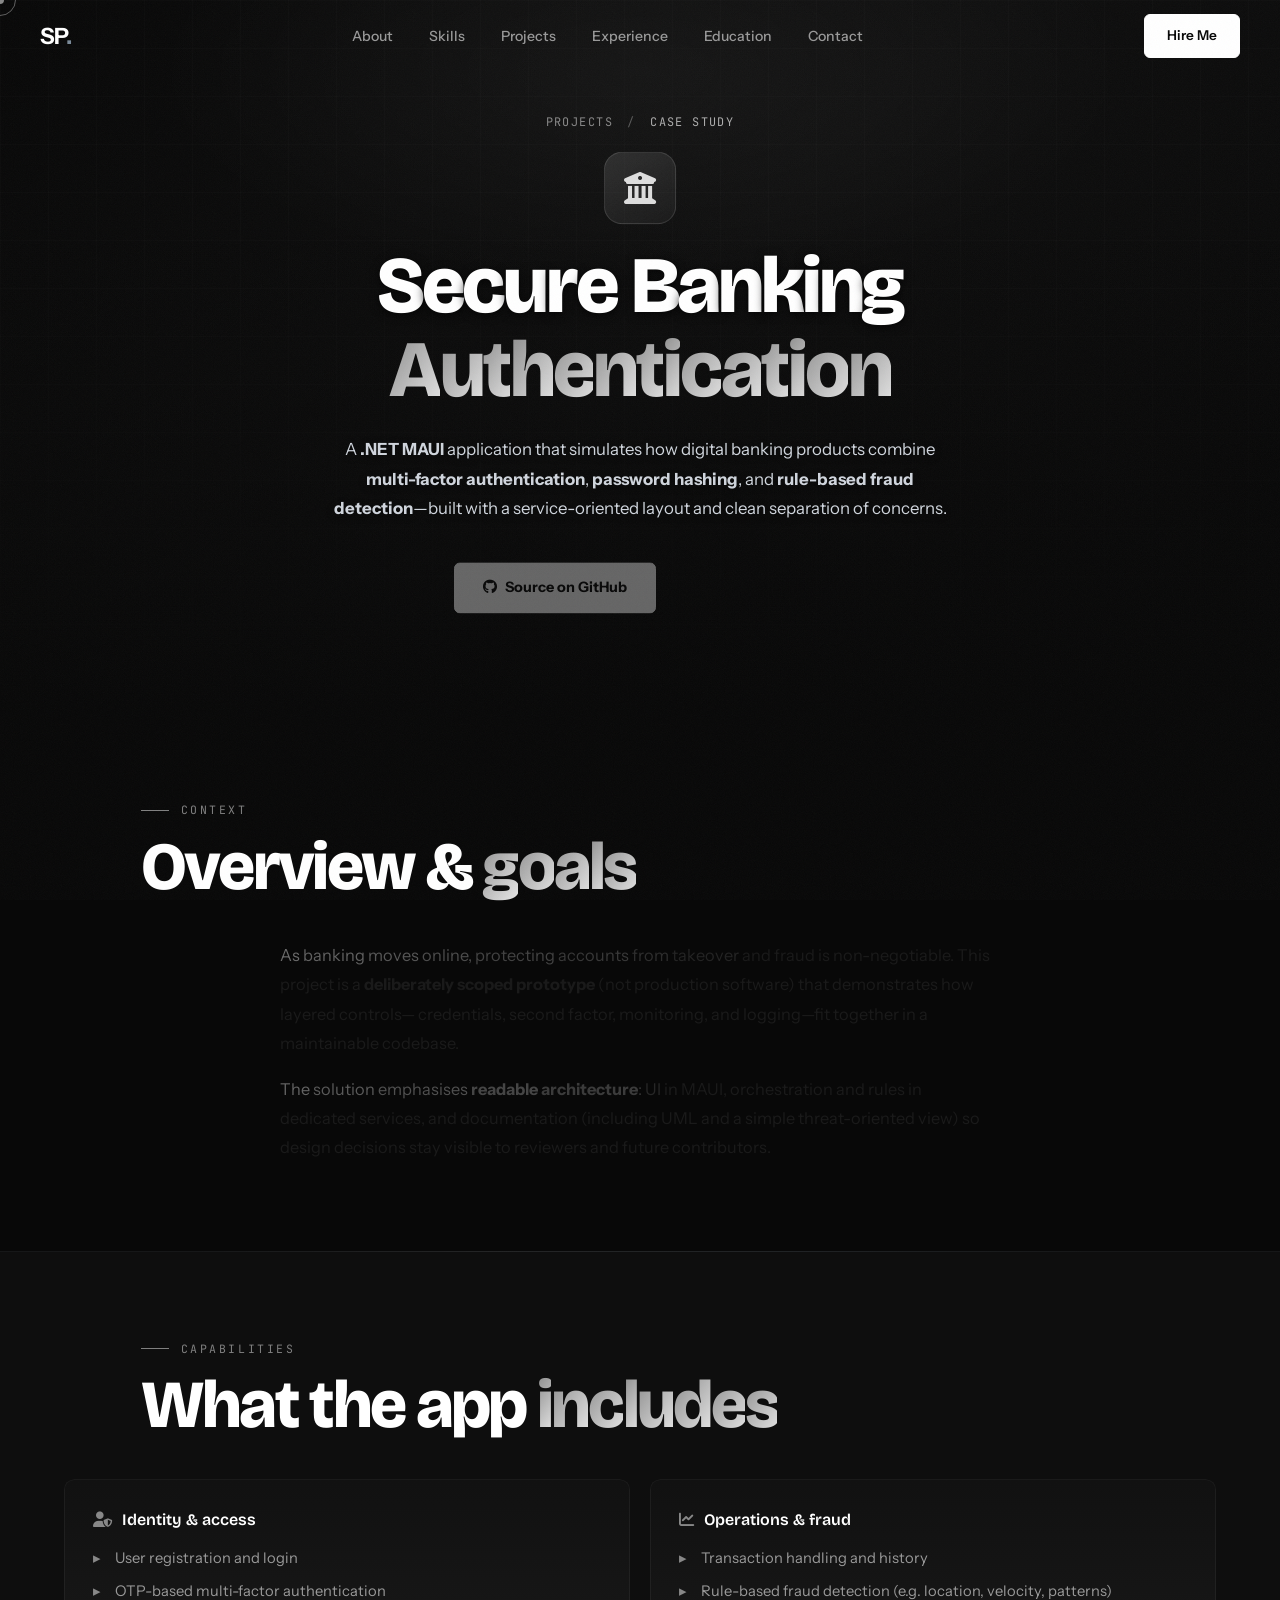
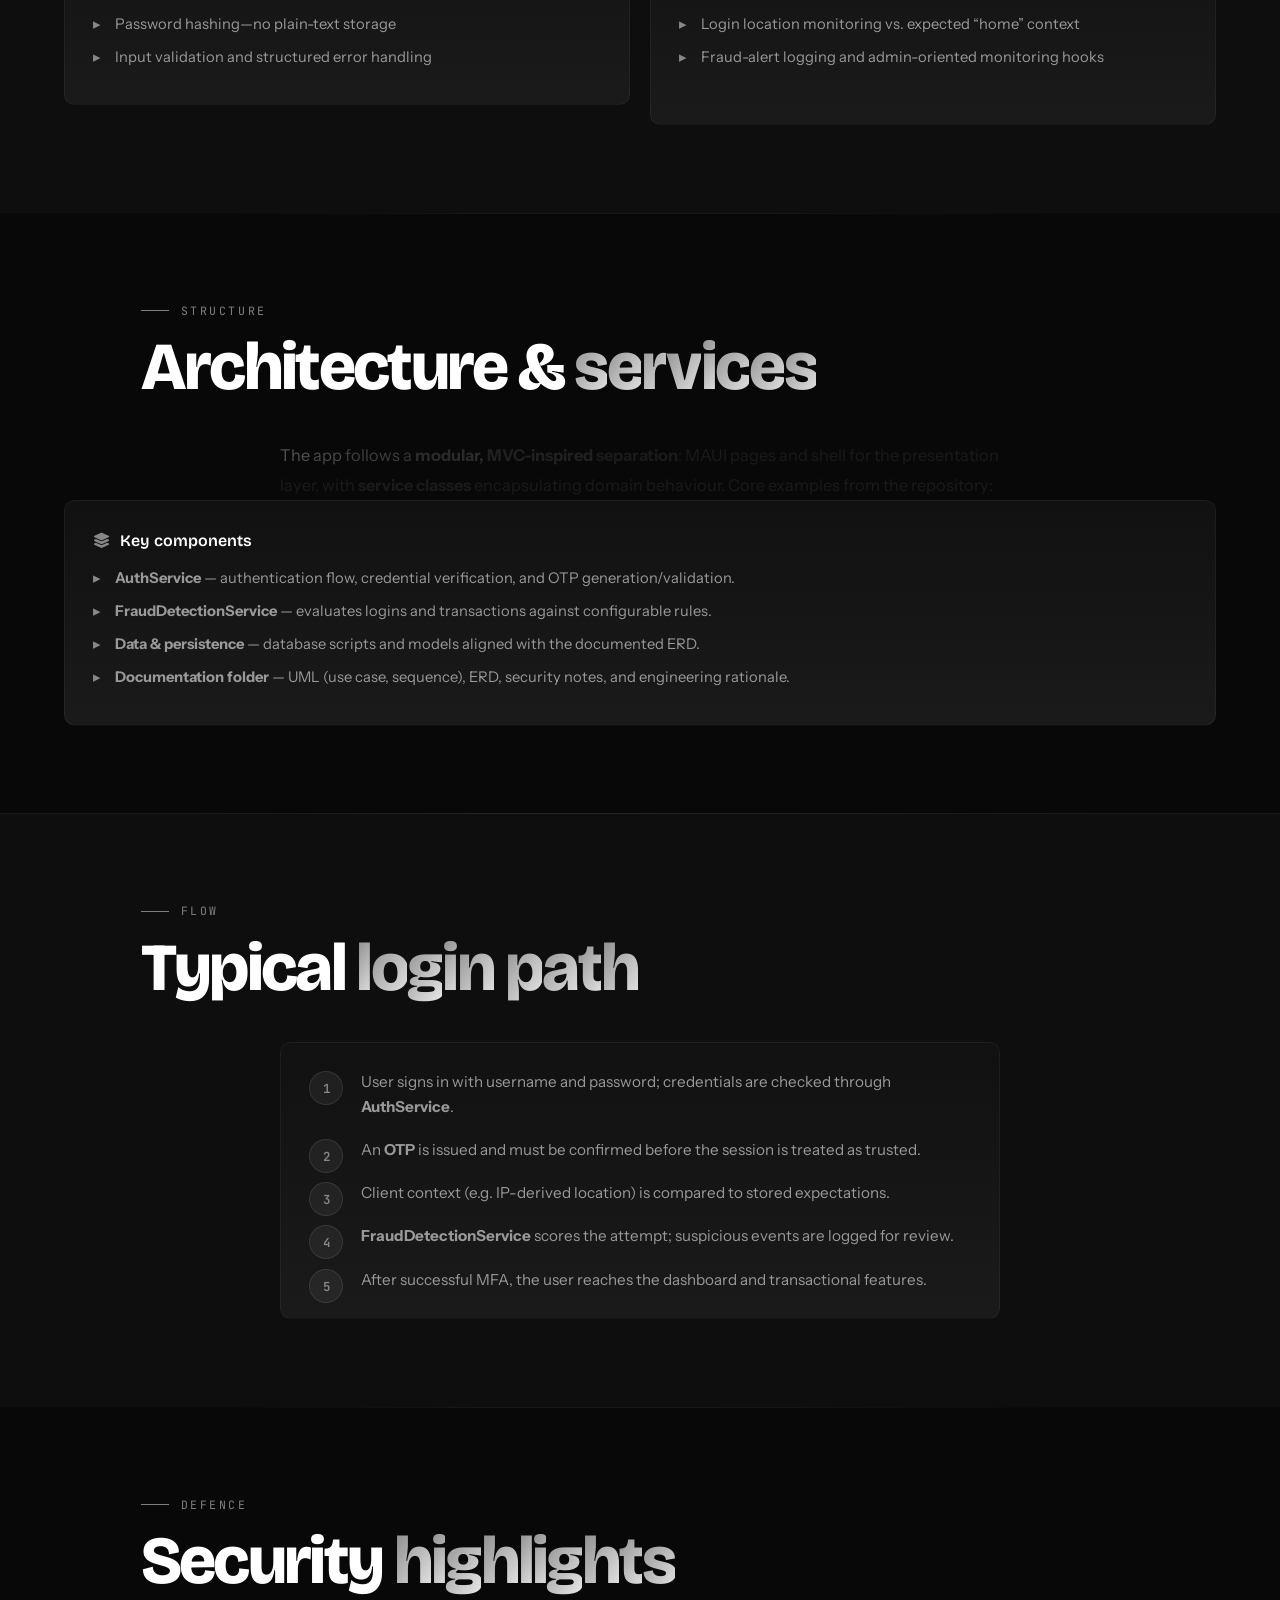
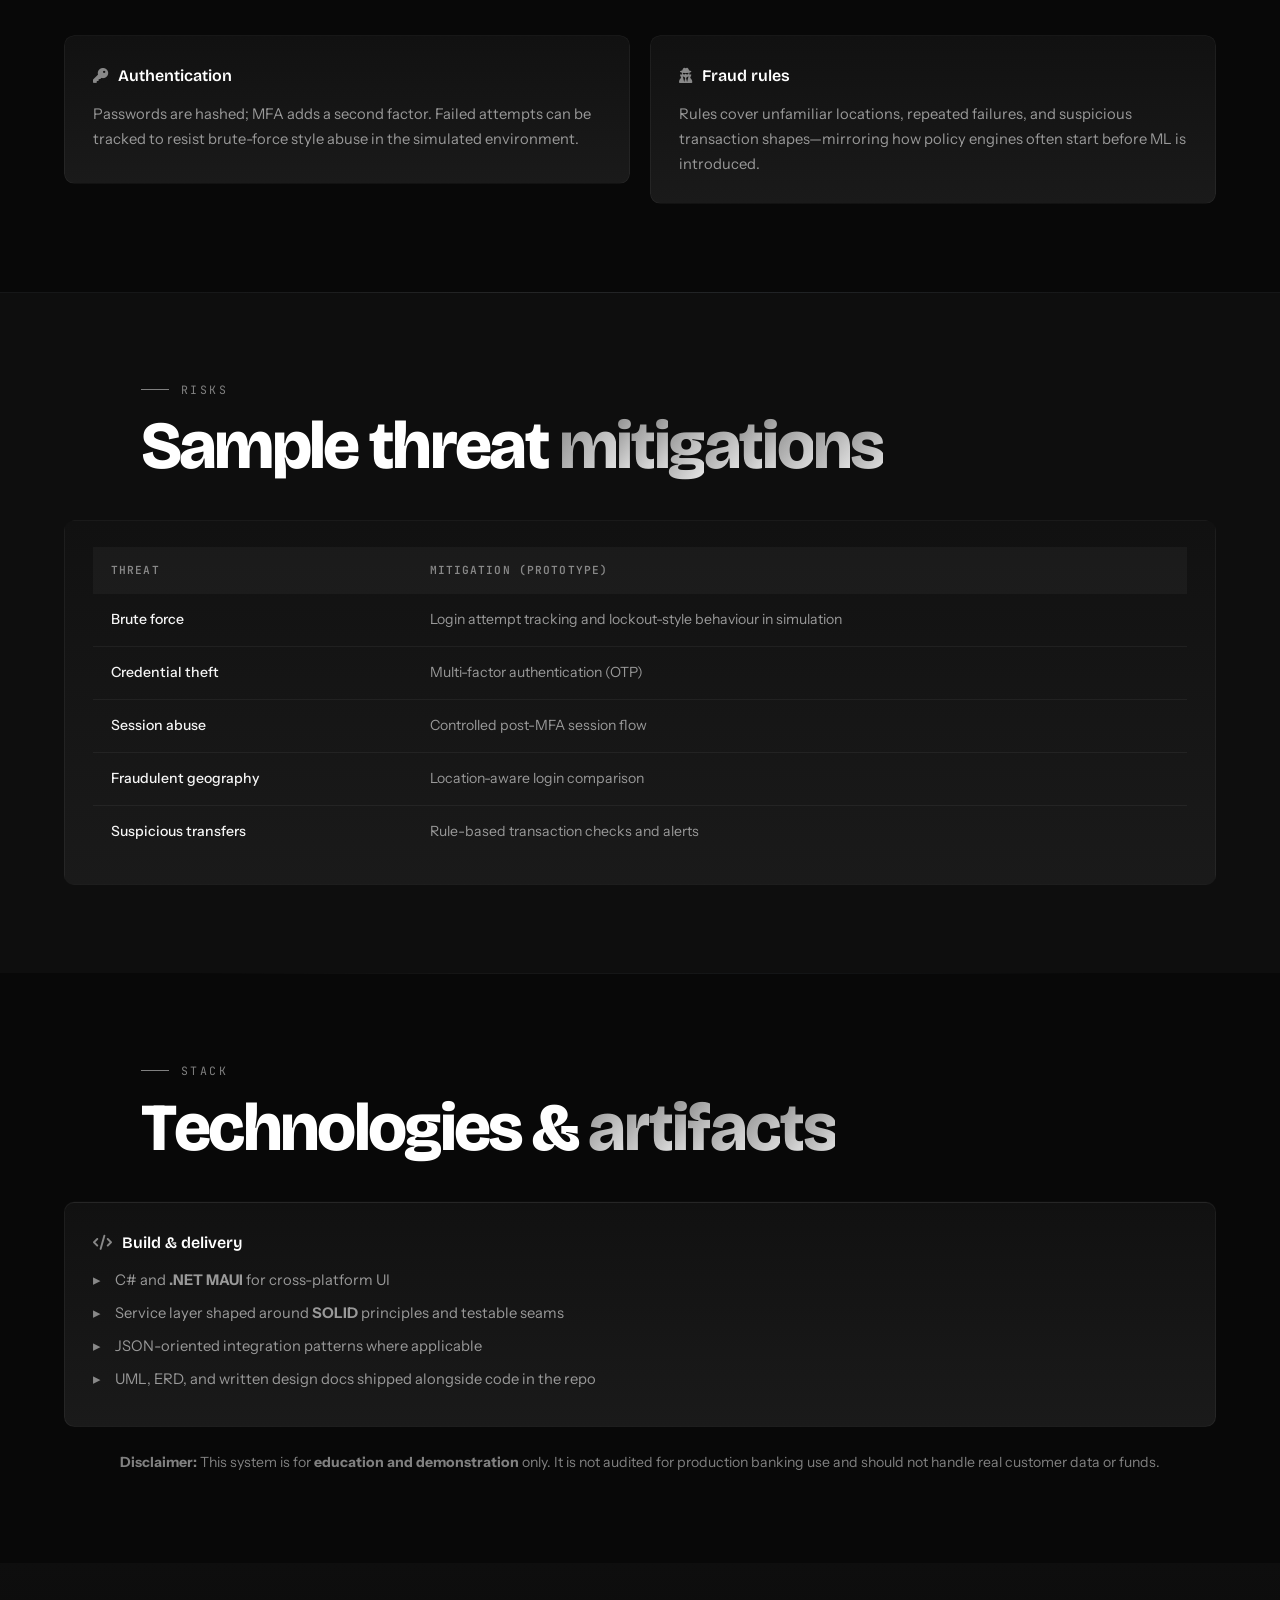
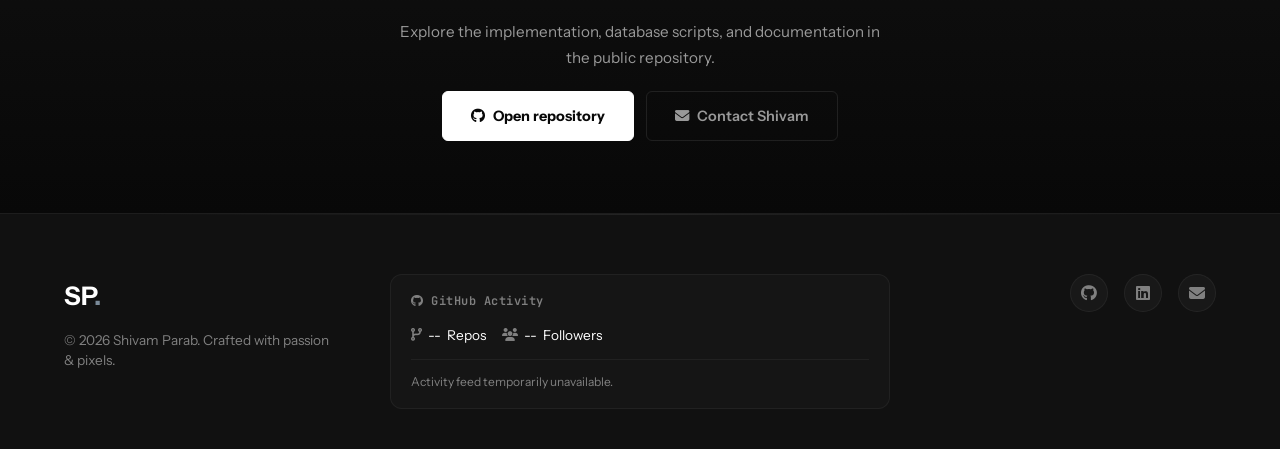
<file: secure-banking.html>
<!DOCTYPE html>
<html lang="en">
<head>
  <meta charset="UTF-8" />
  <meta name="viewport" content="width=device-width, initial-scale=1.0" />
  <title>Secure Banking Authentication System | Shivam Parab</title>
  <meta name="description" content="Case study: .NET MAUI banking authentication prototype with OTP MFA, rule-based fraud detection, clean architecture, and services for auth and fraud monitoring — by Shivam Parab." />
  <meta property="og:type" content="article">
  <meta property="og:title" content="Secure Banking Authentication System Case Study | Shivam Parab">
  <meta property="og:description" content="Deep dive into a .NET MAUI security prototype featuring MFA, fraud detection, and clean architecture.">
  <meta property="og:url" content="https://sp-portfolio-nine.vercel.app/secure-banking.html">
  <meta property="og:image" content="https://sp-portfolio-nine.vercel.app/img/profile.jpg">
  <meta name="twitter:card" content="summary_large_image">
  <meta name="twitter:title" content="Secure Banking Authentication System Case Study | Shivam Parab">
  <meta name="twitter:description" content="Deep dive into a .NET MAUI security prototype featuring MFA, fraud detection, and clean architecture.">
  <meta name="twitter:image" content="https://sp-portfolio-nine.vercel.app/img/profile.jpg">

  <link href="https://fonts.googleapis.com/css2?family=Bricolage+Grotesque:opsz,wght@12..96,200..800&family=Instrument+Sans:wght@400;500;600;700&family=JetBrains+Mono:wght@400;500;700&display=swap" rel="stylesheet" />
  <link rel="stylesheet" href="css/vendor/fontawesome.min.css" />
  <link rel="icon" href="img/favicon.svg" type="image/svg+xml">
  <link rel="icon" href="img/favicon.ico" type="image/x-icon">
  <link rel="stylesheet" href="css/style.css" />
</head>
<body>

  <div class="loader" id="loader">
    <p class="loader__logo">SP<span class="accent">.</span></p>
    <div class="loader__bar"><div class="loader__fill"></div></div>
  </div>

  <div class="cursor" id="cursor"></div>
  <div class="cursor-follower" id="cursorFollower"></div>

  <nav class="nav" id="nav">
    <a href="index.html" class="nav__logo" aria-label="Shivam Parab portfolio home">
      <span class="nav__logo-text">SP<span class="accent">.</span></span>
    </a>
    <ul class="nav__links" id="navLinks">
      <li><a href="index.html#about" class="nav__link">About</a></li>
      <li><a href="index.html#skills" class="nav__link">Skills</a></li>
      <li><a href="index.html#projects" class="nav__link">Projects</a></li>
      <li><a href="index.html#experience" class="nav__link">Experience</a></li>
      <li><a href="index.html#education" class="nav__link">Education</a></li>
      <li><a href="index.html#contact" class="nav__link">Contact</a></li>
    </ul>
    <a href="index.html#contact" class="btn btn--nav">Hire Me</a>
    <button class="nav__hamburger" id="hamburger" aria-label="Open navigation menu">
      <span></span><span></span><span></span>
    </button>
  </nav>

  <main id="swup" class="transition-fade">

  <header class="case-hero" id="case-home">
    <div class="case-hero__bg" id="vanta-bg-case" aria-hidden="true"></div>
    <div class="case-hero__grid" aria-hidden="true"></div>
    <div class="case-hero__veil" aria-hidden="true"></div>
    <div class="case-hero__inner">
      <p class="case-breadcrumb">
        <a href="index.html#projects">Projects</a> <span>/</span> Case study
      </p>
      <div class="case-hero__icon" aria-hidden="true">
        <i class="fas fa-building-columns"></i>
      </div>
      <h1 class="case-hero__title">Secure Banking <span class="accent">Authentication</span></h1>
      <p class="case-hero__lead">
        A <strong>.NET MAUI</strong> application that simulates how digital banking products combine
        <strong>multi-factor authentication</strong>, <strong>password hashing</strong>, and
        <strong>rule-based fraud detection</strong>—built with a service-oriented layout and clean separation of concerns.
      </p>
      <div class="case-hero__actions">
        <a href="https://github.com/Shivam361/secure-banking-authentication-system" target="_blank" rel="noopener" class="btn btn--primary">
          <i class="fab fa-github"></i> Source on GitHub
        </a>
        <a href="index.html#projects" class="btn btn--outline">
          <i class="fas fa-arrow-left"></i> All projects
        </a>
      </div>
      <div class="case-meta">
        <span class="tag tag--sm">Solo</span>
        <span class="tag tag--sm">C#</span>
        <span class="tag tag--sm">.NET MAUI</span>
        <span class="tag tag--sm">MFA / OTP</span>
        <span class="tag tag--sm">Fraud rules</span>
        <span class="tag tag--sm">Educational prototype</span>
      </div>
    </div>
  </header>

  <section class="section case-section" id="overview">
    <div class="container">
      <div class="section__header">
        <p class="section__eyebrow">Context</p>
        <h2 class="section__title">Overview &amp; <span class="accent">goals</span></h2>
      </div>
      <div class="case-prose">
        <p>
          As banking moves online, protecting accounts from takeover and fraud is non-negotiable. This project is a
          <strong>deliberately scoped prototype</strong> (not production software) that demonstrates how layered controls—
          credentials, second factor, monitoring, and logging—fit together in a maintainable codebase.
        </p>
        <p>
          The solution emphasises <strong>readable architecture</strong>: UI in MAUI, orchestration and rules in dedicated
          services, and documentation (including UML and a simple threat-oriented view) so design decisions stay visible
          to reviewers and future contributors.
        </p>
      </div>
    </div>
  </section>

  <section class="section case-section case-section--alt" id="features">
    <div class="container">
      <div class="section__header">
        <p class="section__eyebrow">Capabilities</p>
        <h2 class="section__title">What the app <span class="accent">includes</span></h2>
      </div>
      <div class="case-two-col">
        <div class="case-panel">
          <h3 class="case-panel__title"><i class="fas fa-user-shield"></i> Identity &amp; access</h3>
          <ul>
            <li>User registration and login</li>
            <li>OTP-based multi-factor authentication</li>
            <li>Password hashing—no plain-text storage</li>
            <li>Input validation and structured error handling</li>
          </ul>
        </div>
        <div class="case-panel">
          <h3 class="case-panel__title"><i class="fas fa-chart-line"></i> Operations &amp; fraud</h3>
          <ul>
            <li>Transaction handling and history</li>
            <li>Rule-based fraud detection (e.g. location, velocity, patterns)</li>
            <li>Login location monitoring vs. expected “home” context</li>
            <li>Fraud-alert logging and admin-oriented monitoring hooks</li>
          </ul>
        </div>
      </div>
    </div>
  </section>

  <section class="section case-section" id="architecture">
    <div class="container">
      <div class="section__header">
        <p class="section__eyebrow">Structure</p>
        <h2 class="section__title">Architecture &amp; <span class="accent">services</span></h2>
      </div>
      <div class="case-prose">
        <p>
          The app follows a <strong>modular, MVC-inspired separation</strong>: MAUI pages and shell for the presentation
          layer, with <strong>service classes</strong> encapsulating domain behaviour. Core examples from the repository:
        </p>
      </div>
      <div class="case-panel">
        <h3 class="case-panel__title"><i class="fas fa-layer-group"></i> Key components</h3>
        <ul>
          <li><strong>AuthService</strong> — authentication flow, credential verification, and OTP generation/validation.</li>
          <li><strong>FraudDetectionService</strong> — evaluates logins and transactions against configurable rules.</li>
          <li><strong>Data &amp; persistence</strong> — database scripts and models aligned with the documented ERD.</li>
          <li><strong>Documentation folder</strong> — UML (use case, sequence), ERD, security notes, and engineering rationale.</li>
        </ul>
      </div>
    </div>
  </section>

  <section class="section case-section case-section--alt" id="workflow">
    <div class="container">
      <div class="section__header">
        <p class="section__eyebrow">Flow</p>
        <h2 class="section__title">Typical <span class="accent">login path</span></h2>
      </div>
      <div class="case-panel case-prose">
        <ol class="case-flow">
          <li>User signs in with username and password; credentials are checked through <strong>AuthService</strong>.</li>
          <li>An <strong>OTP</strong> is issued and must be confirmed before the session is treated as trusted.</li>
          <li>Client context (e.g. IP-derived location) is compared to stored expectations.</li>
          <li><strong>FraudDetectionService</strong> scores the attempt; suspicious events are logged for review.</li>
          <li>After successful MFA, the user reaches the dashboard and transactional features.</li>
        </ol>
      </div>
    </div>
  </section>

  <section class="section case-section" id="security">
    <div class="container">
      <div class="section__header">
        <p class="section__eyebrow">Defence</p>
        <h2 class="section__title">Security <span class="accent">highlights</span></h2>
      </div>
      <div class="case-two-col">
        <div class="case-panel">
          <h3 class="case-panel__title"><i class="fas fa-key"></i> Authentication</h3>
          <p>Passwords are hashed; MFA adds a second factor. Failed attempts can be tracked to resist brute-force style abuse in the simulated environment.</p>
        </div>
        <div class="case-panel">
          <h3 class="case-panel__title"><i class="fas fa-user-secret"></i> Fraud rules</h3>
          <p>Rules cover unfamiliar locations, repeated failures, and suspicious transaction shapes—mirroring how policy engines often start before ML is introduced.</p>
        </div>
      </div>
    </div>
  </section>

  <section class="section case-section case-section--alt" id="threat-model">
    <div class="container">
      <div class="section__header">
        <p class="section__eyebrow">Risks</p>
        <h2 class="section__title">Sample threat <span class="accent">mitigations</span></h2>
      </div>
      <div class="case-table-wrap case-panel">
        <table class="case-table">
          <thead>
            <tr>
              <th>Threat</th>
              <th>Mitigation (prototype)</th>
            </tr>
          </thead>
          <tbody>
            <tr>
              <td>Brute force</td>
              <td>Login attempt tracking and lockout-style behaviour in simulation</td>
            </tr>
            <tr>
              <td>Credential theft</td>
              <td>Multi-factor authentication (OTP)</td>
            </tr>
            <tr>
              <td>Session abuse</td>
              <td>Controlled post-MFA session flow</td>
            </tr>
            <tr>
              <td>Fraudulent geography</td>
              <td>Location-aware login comparison</td>
            </tr>
            <tr>
              <td>Suspicious transfers</td>
              <td>Rule-based transaction checks and alerts</td>
            </tr>
          </tbody>
        </table>
      </div>
    </div>
  </section>

  <section class="section case-section" id="tech">
    <div class="container">
      <div class="section__header">
        <p class="section__eyebrow">Stack</p>
        <h2 class="section__title">Technologies &amp; <span class="accent">artifacts</span></h2>
      </div>
      <div class="case-panel">
        <h3 class="case-panel__title"><i class="fas fa-code"></i> Build &amp; delivery</h3>
        <ul>
          <li>C# and <strong>.NET MAUI</strong> for cross-platform UI</li>
          <li>Service layer shaped around <strong>SOLID</strong> principles and testable seams</li>
          <li>JSON-oriented integration patterns where applicable</li>
          <li>UML, ERD, and written design docs shipped alongside code in the repo</li>
        </ul>
      </div>
      <p class="case-disclaimer">
        <strong>Disclaimer:</strong> This system is for <strong>education and demonstration</strong> only. It is not audited
        for production banking use and should not handle real customer data or funds.
      </p>
    </div>
  </section>

  <div class="case-cta-bar">
    <p>Explore the implementation, database scripts, and documentation in the public repository.</p>
    <div class="case-cta-bar__actions">
      <a href="https://github.com/Shivam361/secure-banking-authentication-system" target="_blank" rel="noopener" class="btn btn--primary">
        <i class="fab fa-github"></i> Open repository
      </a>
      <a href="index.html#contact" class="btn btn--outline">
        <i class="fas fa-envelope"></i> Contact Shivam
      </a>
    </div>
  </div>

  </main>

  <footer class="footer">
    <div class="container">
      <div class="footer__inner">
        <div class="footer__brand">
          <a href="index.html" class="footer__logo">SP<span class="accent">.</span></a>
          <p class="footer__copy">&copy; 2026 Shivam Parab. Crafted with passion &amp; pixels.</p>
        </div>

        <div class="footer__github" id="githubActivity">
          <p class="footer__github-title"><i class="fab fa-github"></i> GitHub Activity</p>
          <div class="footer__github-stats">
            <span class="github-stat" title="Public Repositories"><i class="fas fa-code-branch"></i> <span id="githubRepos">--</span> Repos</span>
            <span class="github-stat" title="Followers"><i class="fas fa-users"></i> <span id="githubFollowers">--</span> Followers</span>
          </div>
          <div class="footer__github-repos" id="githubRepoList">
            <div class="github-repo-skeleton"></div>
            <div class="github-repo-skeleton"></div>
          </div>
        </div>

        <div class="footer__socials">
          <a href="https://github.com/Shivam361" target="_blank" rel="noopener" aria-label="GitHub"><i class="fab fa-github"></i></a>
          <a href="https://www.linkedin.com/in/shivam-parab-3b747b150/" target="_blank" rel="noopener" aria-label="LinkedIn"><i class="fab fa-linkedin"></i></a>
          <a href="mailto:parabshivam@gmail.com" aria-label="Email"><i class="fas fa-envelope"></i></a>
        </div>
      </div>
    </div>
  </footer>

  <button class="back-to-top" id="backToTop" aria-label="Scroll back to top of page">
    <svg class="progress-ring" viewBox="0 0 46 46" aria-hidden="true">
      <circle class="progress-ring__track" cx="23" cy="23" r="19"/>
      <circle class="progress-ring__fill" id="progressRingFill" cx="23" cy="23" r="19"/>
    </svg>
    <i class="fas fa-chevron-up"></i>
  </button>

  <script src="js/vendor/gsap.min.js"></script>
  <script src="js/vendor/ScrollTrigger.min.js"></script>
  <script src="js/vendor/lenis.min.js"></script>
  <script src="js/vendor/split-type.min.js"></script>
  <script src="js/vendor/three.min.js"></script>
  <script src="js/vendor/vanta.net.min.js"></script>
  <script src="js/vendor/swup.min.js"></script>
  <script src="js/main.js"></script>
</body>
</html>
</file>
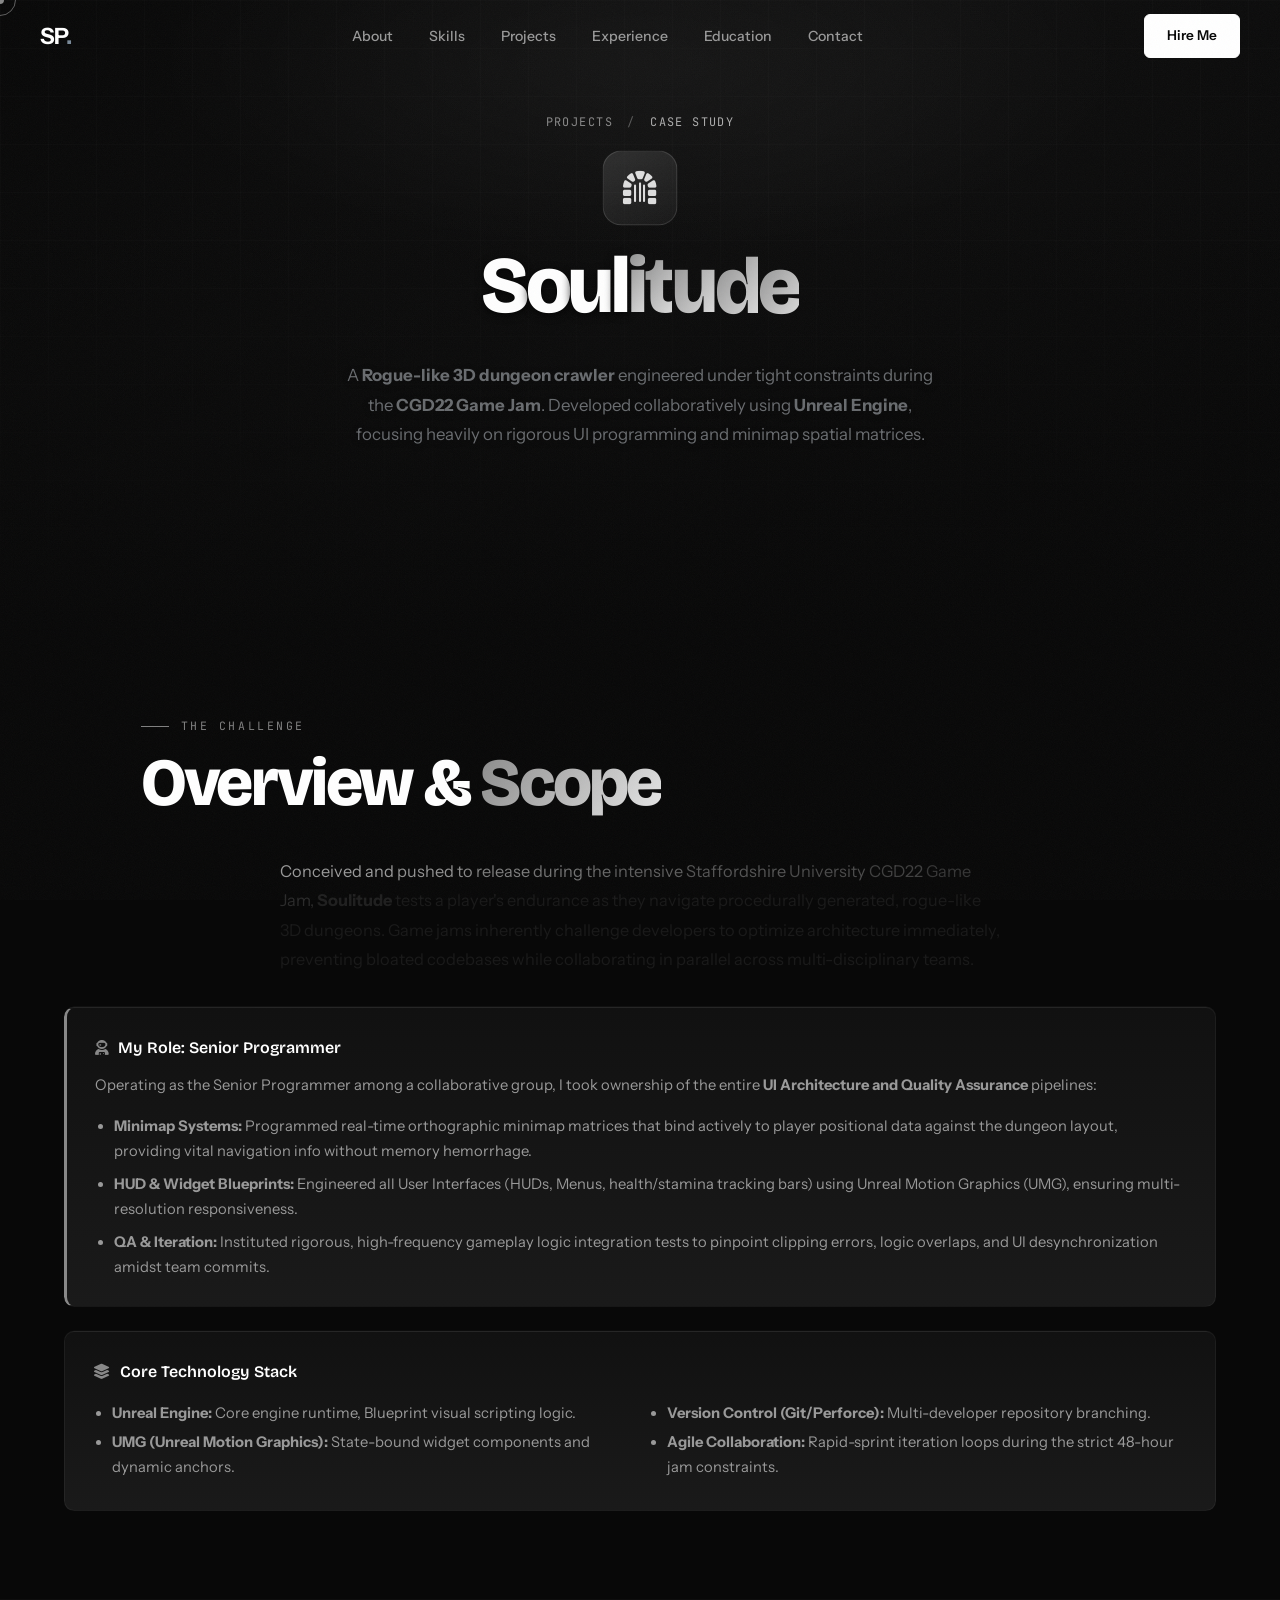
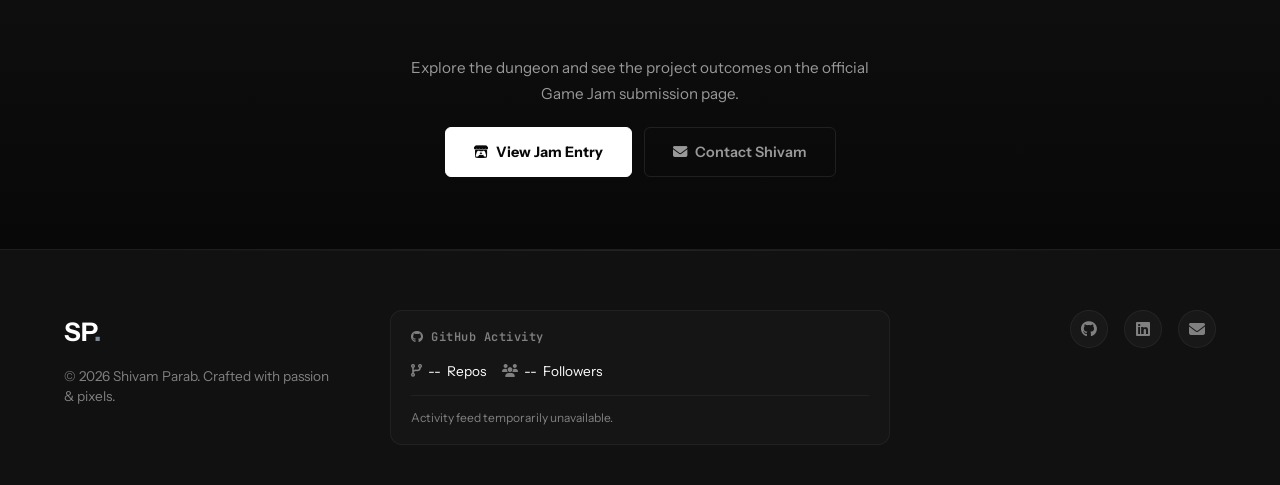
<file: soulitude.html>
<!DOCTYPE html>
<html lang="en">
<head>
  <meta charset="UTF-8" />
  <meta name="viewport" content="width=device-width, initial-scale=1.0" />
  <title>Soulitude | Shivam Parab</title>
  <meta name="description" content="Case study: Soulitude, a Rogue-like 3D dungeon crawler developed in Unreal Engine targeting robust UI mechanics and minimap arrays — by Shivam Parab." />
  <meta property="og:type" content="article">
  <meta property="og:title" content="Soulitude: Rogue-like 3D Case Study | Shivam Parab">
  <meta property="og:description" content="A Rogue-like 3D dungeon crawler built in Unreal Engine during CGD22 Game Jam, focusing on UI architecture and minimap systems.">
  <meta property="og:url" content="https://sp-portfolio-nine.vercel.app/soulitude.html">
  <meta property="og:image" content="https://sp-portfolio-nine.vercel.app/img/profile.jpg">
  <meta name="twitter:card" content="summary_large_image">
  <meta name="twitter:title" content="Soulitude: Rogue-like 3D Case Study | Shivam Parab">
  <meta name="twitter:description" content="A Rogue-like 3D dungeon crawler built in Unreal Engine during CGD22 Game Jam, focusing on UI architecture and minimap systems.">
  <meta name="twitter:image" content="https://sp-portfolio-nine.vercel.app/img/profile.jpg">

  <link href="https://fonts.googleapis.com/css2?family=Bricolage+Grotesque:opsz,wght@12..96,200..800&family=Instrument+Sans:wght@400;500;600;700&family=JetBrains+Mono:wght@400;500;700&display=swap" rel="stylesheet" />
  <link rel="stylesheet" href="css/vendor/fontawesome.min.css" />
  <link rel="icon" href="img/favicon.svg" type="image/svg+xml">
  <link rel="icon" href="img/favicon.ico" type="image/x-icon">
  <link rel="stylesheet" href="css/style.css" />
</head>
<body>

  <div class="loader" id="loader">
    <p class="loader__logo">SP<span class="accent">.</span></p>
    <div class="loader__bar"><div class="loader__fill"></div></div>
  </div>

  <div class="cursor" id="cursor"></div>
  <div class="cursor-follower" id="cursorFollower"></div>

  <nav class="nav" id="nav">
    <a href="index.html" class="nav__logo" aria-label="Shivam Parab portfolio home">
      <span class="nav__logo-text">SP<span class="accent">.</span></span>
    </a>
    <ul class="nav__links" id="navLinks">
      <li><a href="index.html#about" class="nav__link">About</a></li>
      <li><a href="index.html#skills" class="nav__link">Skills</a></li>
      <li><a href="index.html#projects" class="nav__link">Projects</a></li>
      <li><a href="index.html#experience" class="nav__link">Experience</a></li>
      <li><a href="index.html#education" class="nav__link">Education</a></li>
      <li><a href="index.html#contact" class="nav__link">Contact</a></li>
    </ul>
    <a href="index.html#contact" class="btn btn--nav">Hire Me</a>
    <button class="nav__hamburger" id="hamburger" aria-label="Open navigation menu">
      <span></span><span></span><span></span>
    </button>
  </nav>

  <main id="swup" class="transition-fade">

  <header class="case-hero" id="case-home">
    <div class="case-hero__bg" id="vanta-bg-case" aria-hidden="true"></div>
    <div class="case-hero__grid" aria-hidden="true"></div>
    <div class="case-hero__veil" aria-hidden="true"></div>
    <div class="case-hero__inner">
      <p class="case-breadcrumb">
        <a href="index.html#projects">Projects</a> <span>/</span> Case study
      </p>
      <div class="case-hero__icon" aria-hidden="true">
        <i class="fas fa-dungeon"></i>
      </div>
      <h1 class="case-hero__title">Soul<span class="accent">itude</span></h1>
      <p class="case-hero__lead">
        A <strong>Rogue-like 3D dungeon crawler</strong> engineered under tight constraints during the <strong>CGD22 Game Jam</strong>. Developed collaboratively using <strong>Unreal Engine</strong>, focusing heavily on rigorous UI programming and minimap spatial matrices.
      </p>
      <div class="case-hero__actions">
        <a href="https://itch.io/jam/cgd22-goty-public/rate/1561178" target="_blank" rel="noopener" class="btn btn--primary">
          <i class="fab fa-itch-io"></i> Rate on Itch.io
        </a>
        <a href="index.html#projects" class="btn btn--outline">
          <i class="fas fa-arrow-left"></i> All projects
        </a>
      </div>
      <div class="case-meta">
        <span class="tag tag--sm">Team Project (2022)</span>
        <span class="tag tag--sm">Unreal Engine</span>
        <span class="tag tag--sm">UI Programming</span>
        <span class="tag tag--sm">QA Testing</span>
      </div>
    </div>
  </header>

  <section class="section case-section" id="overview">
    <div class="container">
      <div class="section__header">
        <p class="section__eyebrow">The Challenge</p>
        <h2 class="section__title">Overview &amp; <span class="accent">Scope</span></h2>
      </div>
      <div class="case-prose">
        <p>
          Conceived and pushed to release during the intensive Staffordshire University CGD22 Game Jam, <strong>Soulitude</strong> tests a player's endurance as they navigate procedurally generated, rogue-like 3D dungeons. Game jams inherently challenge developers to optimize architecture immediately, preventing bloated codebases while collaborating in parallel across multi-disciplinary teams.
        </p>
      </div>

      <div class="case-panel case-panel--role">
        <h3 class="case-panel__title"><i class="fas fa-user-astronaut"></i> My Role: Senior Programmer</h3>
        <p>
          Operating as the Senior Programmer among a collaborative group, I took ownership of the entire <strong>UI Architecture and Quality Assurance</strong> pipelines:
        </p>
        <ul>
          <li><strong>Minimap Systems:</strong> Programmed real-time orthographic minimap matrices that bind actively to player positional data against the dungeon layout, providing vital navigation info without memory hemorrhage.</li>
          <li><strong>HUD & Widget Blueprints:</strong> Engineered all User Interfaces (HUDs, Menus, health/stamina tracking bars) using Unreal Motion Graphics (UMG), ensuring multi-resolution responsiveness.</li>
          <li><strong>QA & Iteration:</strong> Instituted rigorous, high-frequency gameplay logic integration tests to pinpoint clipping errors, logic overlaps, and UI desynchronization amidst team commits.</li>
        </ul>
      </div>

      <div class="case-panel">
        <h3 class="case-panel__title"><i class="fas fa-layer-group"></i> Core Technology Stack</h3>
        <div class="case-stack">
          <ul>
            <li><strong>Unreal Engine:</strong> Core engine runtime, Blueprint visual scripting logic.</li>
            <li><strong>UMG (Unreal Motion Graphics):</strong> State-bound widget components and dynamic anchors.</li>
          </ul>
          <ul>
            <li><strong>Version Control (Git/Perforce):</strong> Multi-developer repository branching.</li>
            <li><strong>Agile Collaboration:</strong> Rapid-sprint iteration loops during the strict 48-hour jam constraints.</li>
          </ul>
        </div>
      </div>
    </div>
  </section>

  <div class="case-cta-bar">
    <p>Explore the dungeon and see the project outcomes on the official Game Jam submission page.</p>
    <div class="case-cta-bar__actions">
      <a href="https://itch.io/jam/cgd22-goty-public/rate/1561178" target="_blank" rel="noopener" class="btn btn--primary">
        <i class="fab fa-itch-io"></i> View Jam Entry
      </a>
      <a href="index.html#contact" class="btn btn--outline">
        <i class="fas fa-envelope"></i> Contact Shivam
      </a>
    </div>
  </div>

  </main>

  <footer class="footer">
    <div class="container">
      <div class="footer__inner">
        <div class="footer__brand">
          <a href="index.html" class="footer__logo">SP<span class="accent">.</span></a>
          <p class="footer__copy">&copy; 2026 Shivam Parab. Crafted with passion &amp; pixels.</p>
        </div>

        <div class="footer__github" id="githubActivity">
          <p class="footer__github-title"><i class="fab fa-github"></i> GitHub Activity</p>
          <div class="footer__github-stats">
            <span class="github-stat" title="Public Repositories"><i class="fas fa-code-branch"></i> <span id="githubRepos">--</span> Repos</span>
            <span class="github-stat" title="Followers"><i class="fas fa-users"></i> <span id="githubFollowers">--</span> Followers</span>
          </div>
          <div class="footer__github-repos" id="githubRepoList">
            <div class="github-repo-skeleton"></div>
            <div class="github-repo-skeleton"></div>
          </div>
        </div>

        <div class="footer__socials">
          <a href="https://github.com/Shivam361" target="_blank" rel="noopener" aria-label="GitHub"><i class="fab fa-github"></i></a>
          <a href="https://www.linkedin.com/in/shivam-parab-3b747b150/" target="_blank" rel="noopener" aria-label="LinkedIn"><i class="fab fa-linkedin"></i></a>
          <a href="mailto:parabshivam@gmail.com" aria-label="Email"><i class="fas fa-envelope"></i></a>
        </div>
      </div>
    </div>
  </footer>

  <button class="back-to-top" id="backToTop" aria-label="Scroll back to top of page">
    <svg class="progress-ring" viewBox="0 0 46 46" aria-hidden="true">
      <circle class="progress-ring__track" cx="23" cy="23" r="19"/>
      <circle class="progress-ring__fill" id="progressRingFill" cx="23" cy="23" r="19"/>
    </svg>
    <i class="fas fa-chevron-up"></i>
  </button>

  <script src="js/vendor/gsap.min.js"></script>
  <script src="js/vendor/ScrollTrigger.min.js"></script>
  <script src="js/vendor/lenis.min.js"></script>
  <script src="js/vendor/split-type.min.js"></script>
  <script src="js/vendor/three.min.js"></script>
  <script src="js/vendor/vanta.net.min.js"></script>
  <script src="js/vendor/swup.min.js"></script>
  <script src="js/main.js"></script>
</body>
</html>
</file>
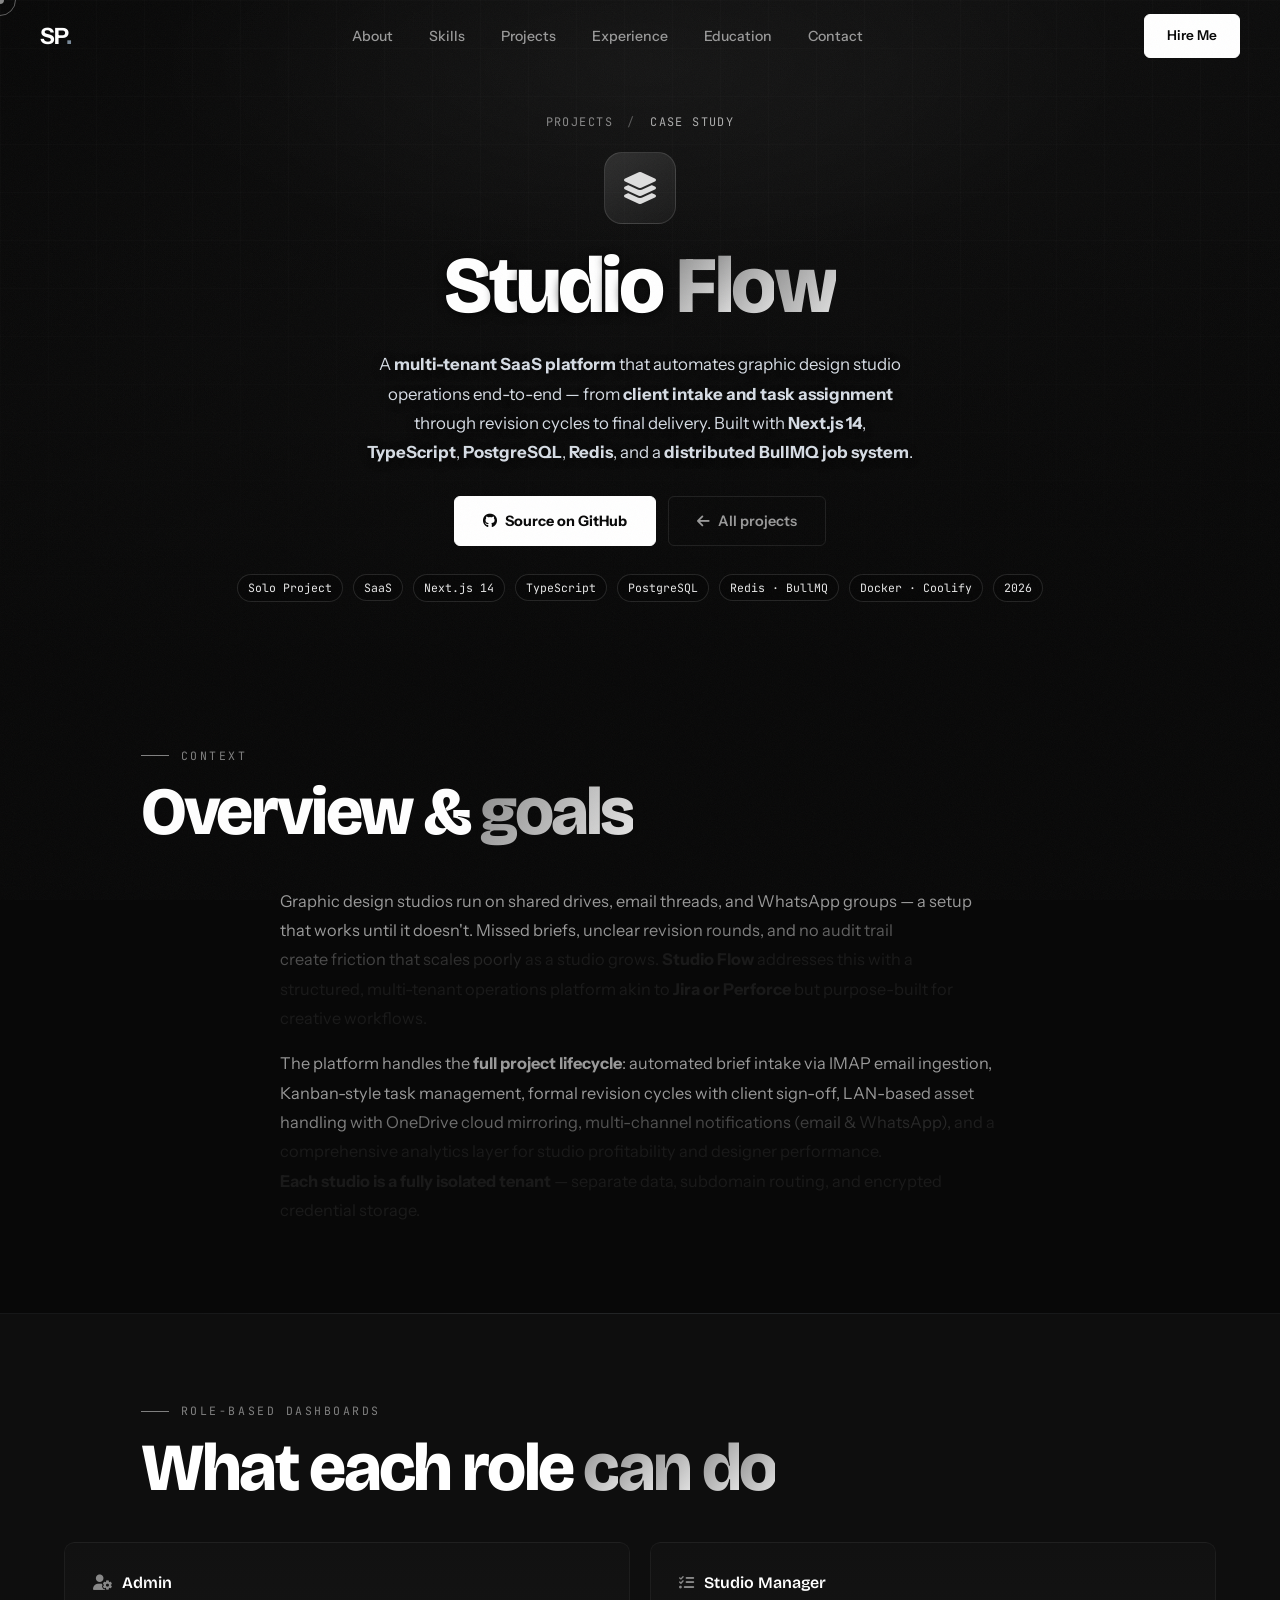
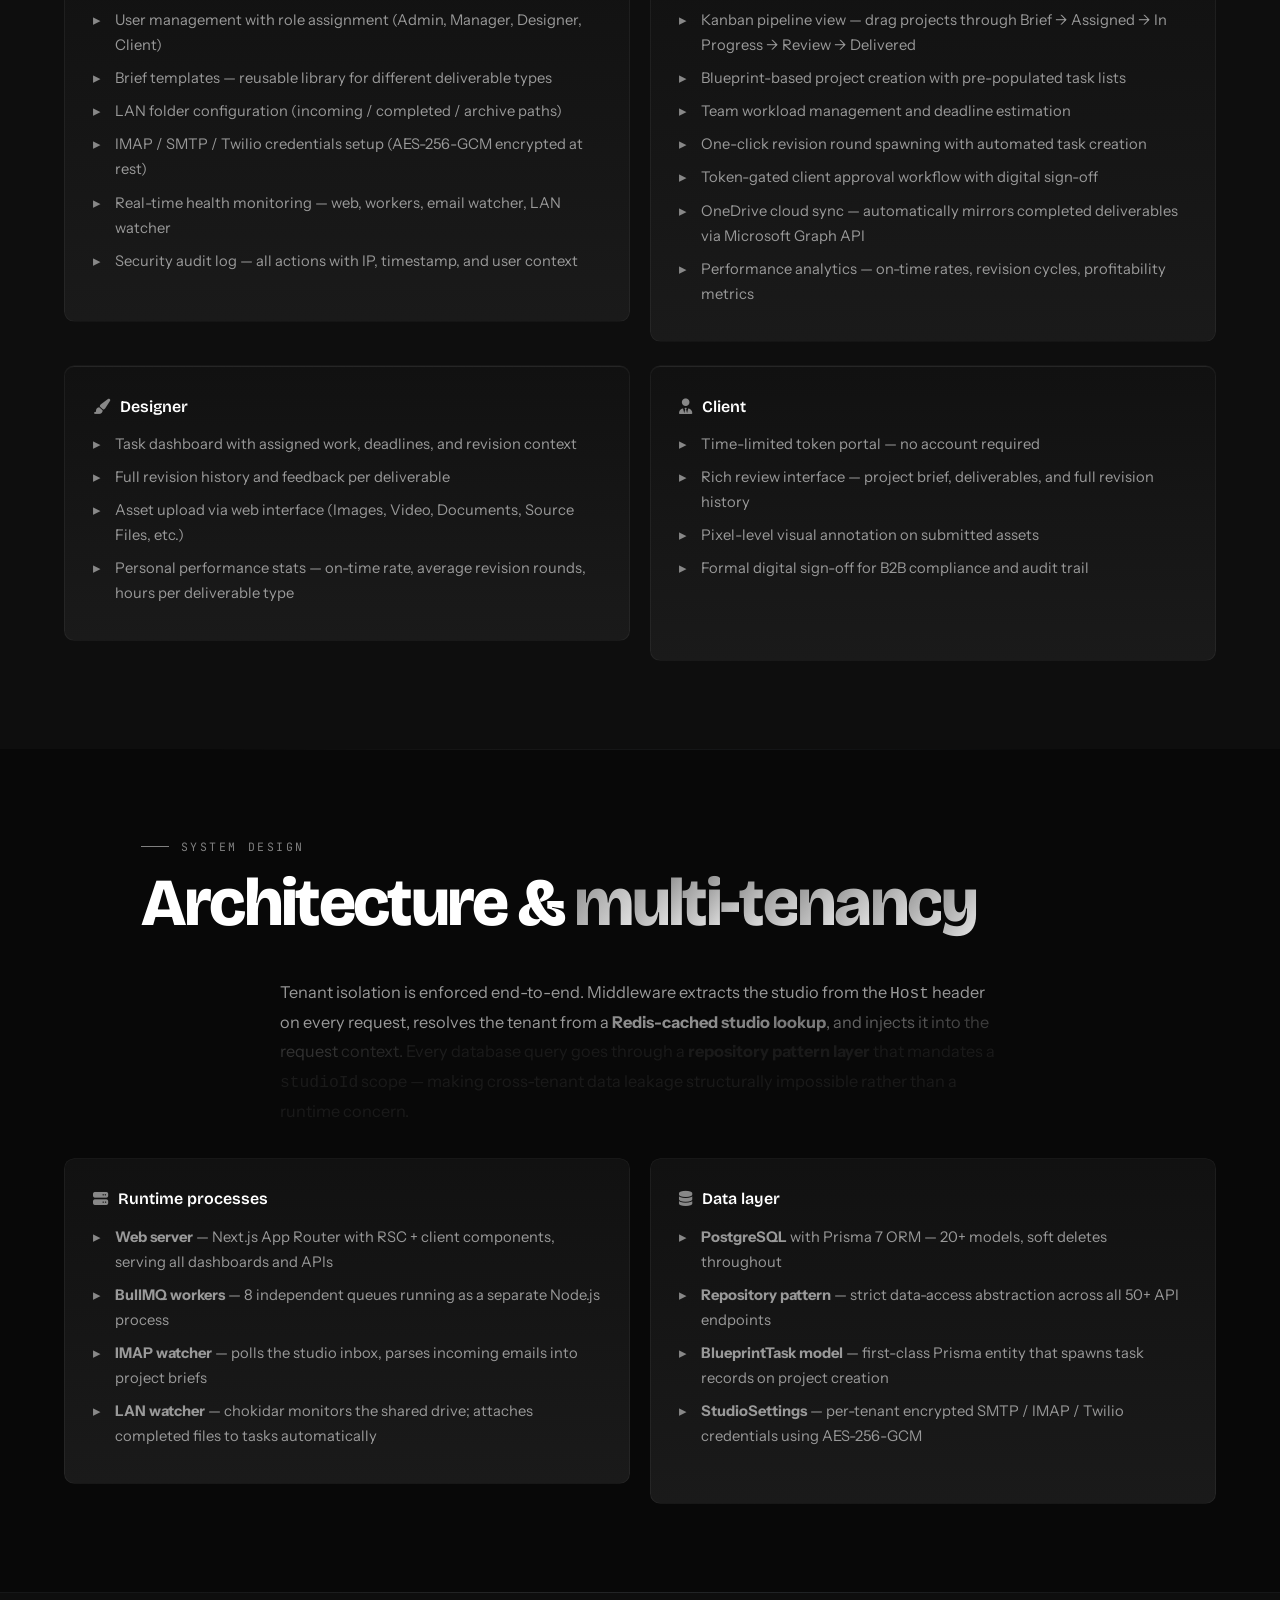
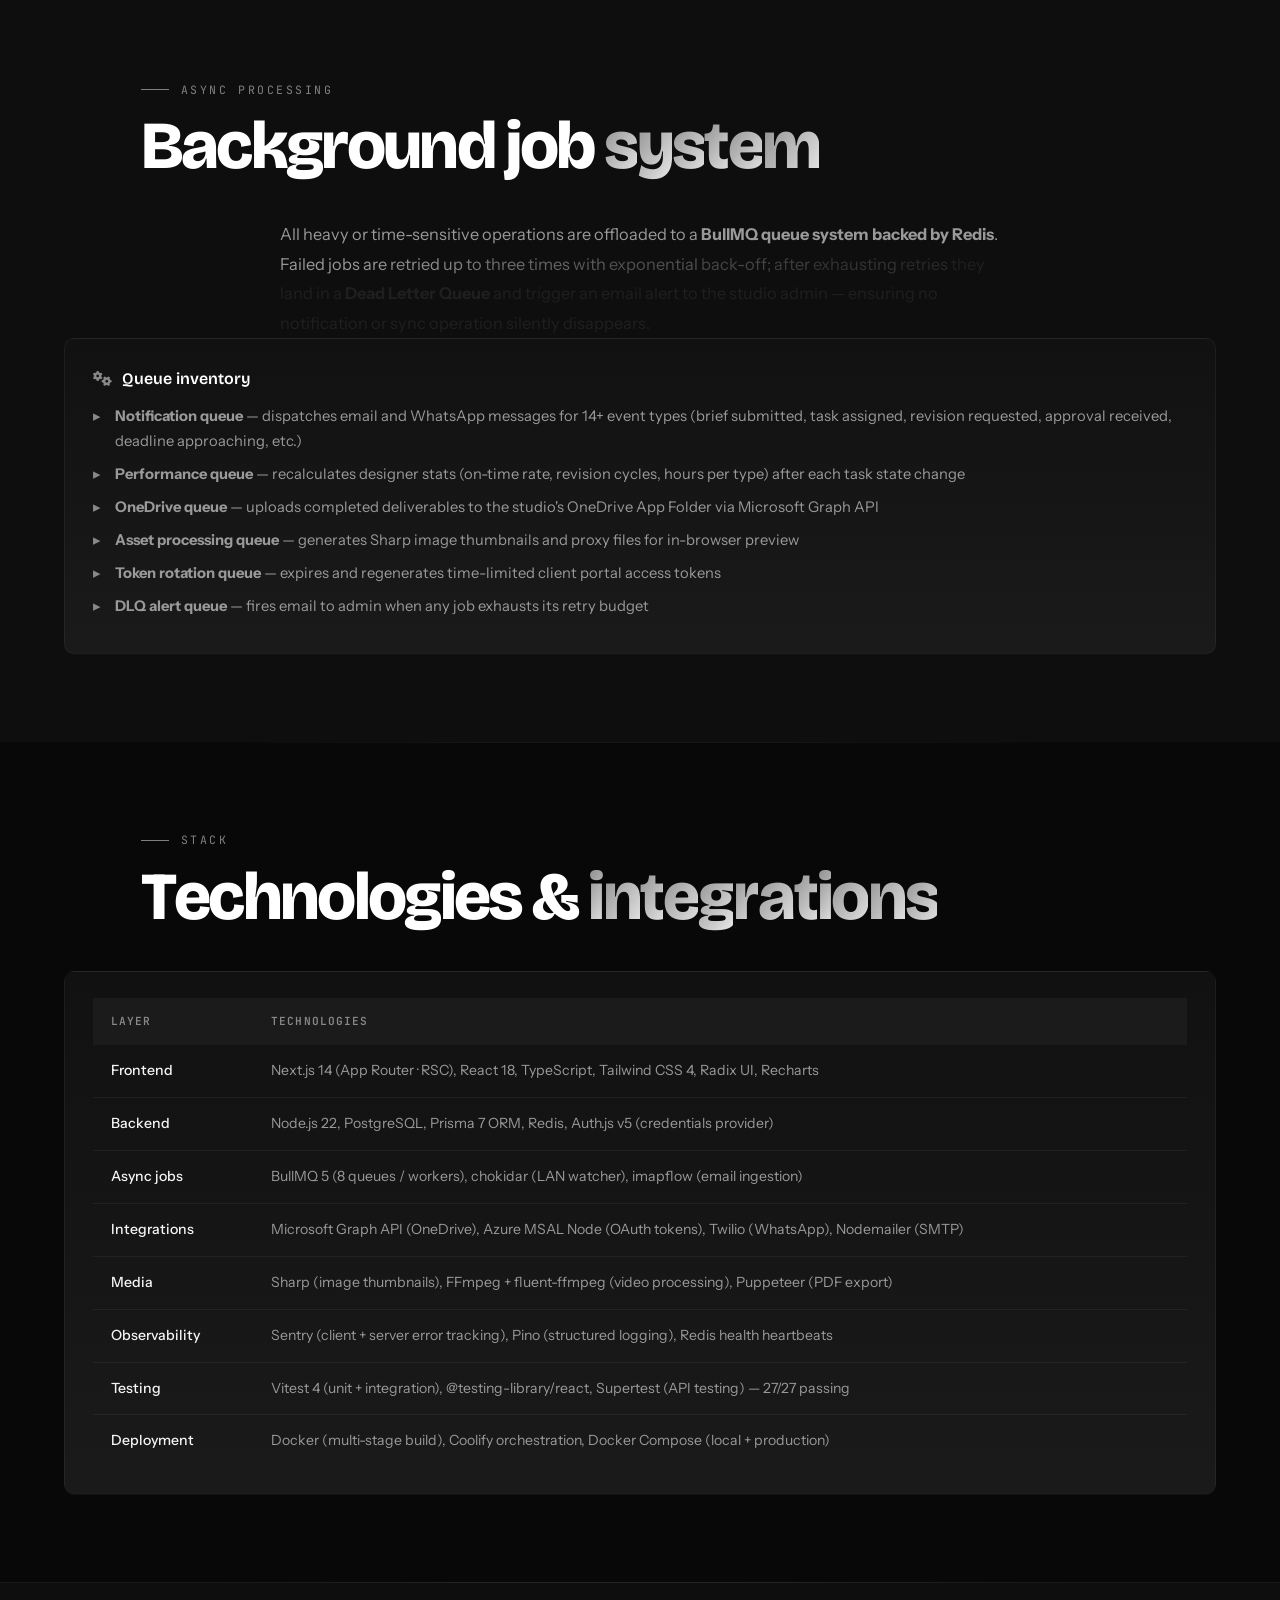
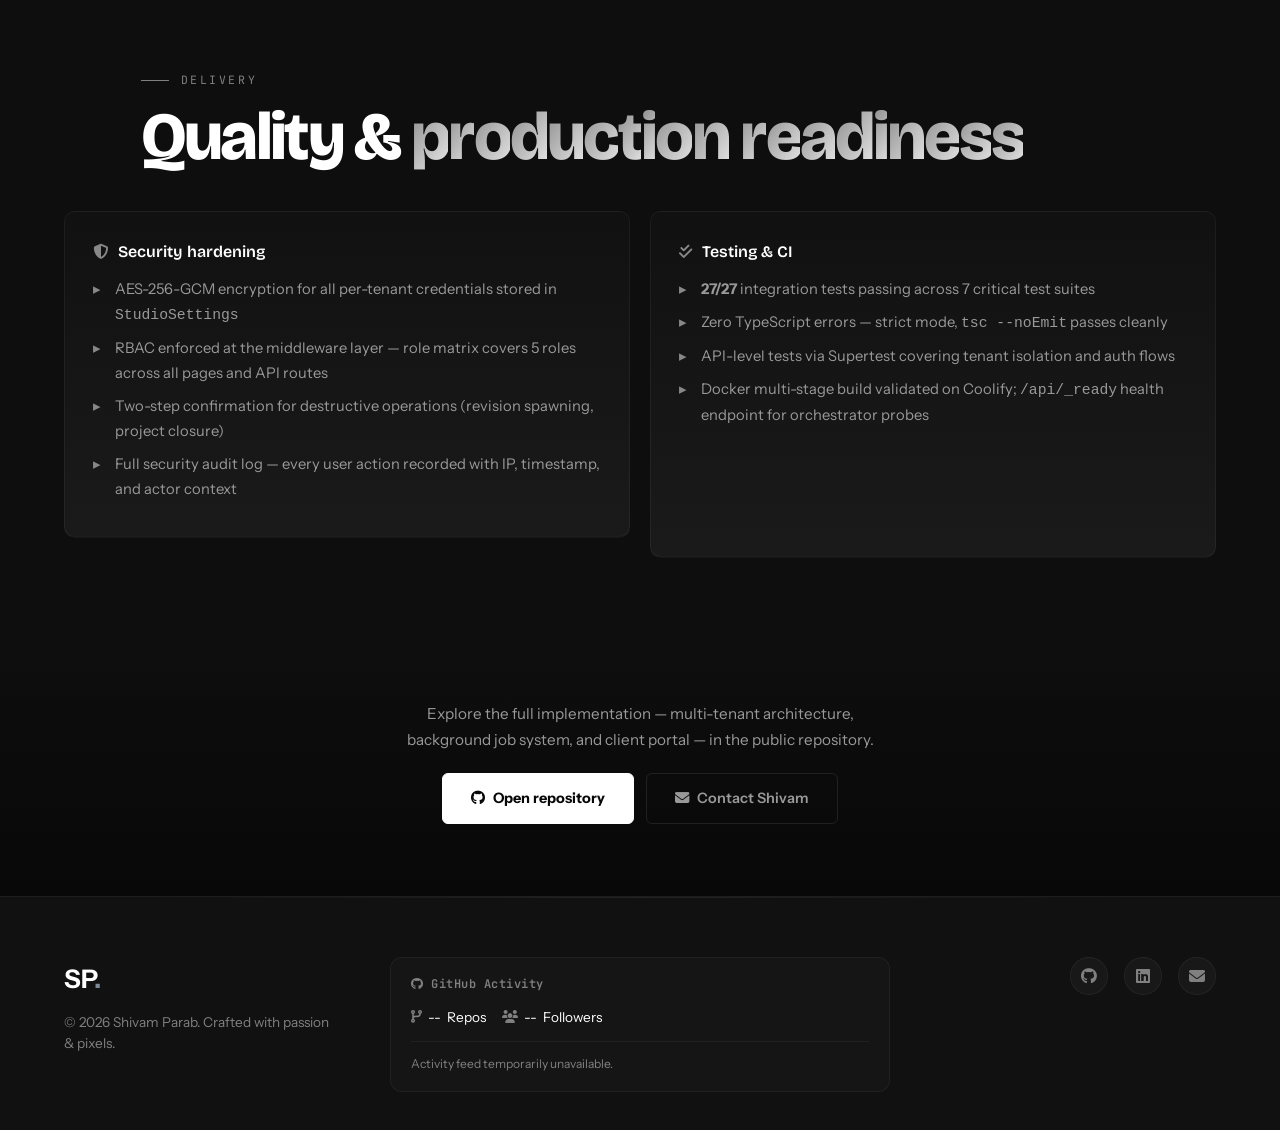
<file: studio-flow.html>
<!DOCTYPE html>
<html lang="en">
<head>
  <meta charset="UTF-8" />
  <meta name="viewport" content="width=device-width, initial-scale=1.0" />
  <title>Studio Flow — Design Studio Operations Platform | Shivam Parab</title>
  <meta name="description" content="Case study: Studio Flow — a multi-tenant SaaS platform automating graphic design studio workflows from client intake to delivery, built with Next.js, TypeScript, PostgreSQL, Redis, and BullMQ." />
  <meta property="og:type" content="article">
  <meta property="og:title" content="Studio Flow — Design Studio Operations Platform | Shivam Parab">
  <meta property="og:description" content="Deep dive into a full-stack multi-tenant SaaS with distributed background jobs, role-based dashboards, and a token-based client review portal.">
  <meta property="og:url" content="https://sp-portfolio-nine.vercel.app/studio-flow.html">
  <meta property="og:image" content="https://sp-portfolio-nine.vercel.app/img/profile.jpg">
  <meta name="twitter:card" content="summary_large_image">
  <meta name="twitter:title" content="Studio Flow — Design Studio Operations Platform | Shivam Parab">
  <meta name="twitter:description" content="Deep dive into a full-stack multi-tenant SaaS with distributed background jobs, role-based dashboards, and a token-based client review portal.">
  <meta name="twitter:image" content="https://sp-portfolio-nine.vercel.app/img/profile.jpg">

  <link href="https://fonts.googleapis.com/css2?family=Bricolage+Grotesque:opsz,wght@12..96,200..800&family=Instrument+Sans:wght@400;500;600;700&family=JetBrains+Mono:wght@400;500;700&display=swap" rel="stylesheet" />
  <link rel="stylesheet" href="css/vendor/fontawesome.min.css" />
  <link rel="icon" href="img/favicon.svg" type="image/svg+xml">
  <link rel="icon" href="img/favicon.ico" type="image/x-icon">
  <link rel="stylesheet" href="css/style.css" />
</head>
<body>

  <div class="loader" id="loader">
    <p class="loader__logo">SP<span class="accent">.</span></p>
    <div class="loader__bar"><div class="loader__fill"></div></div>
  </div>

  <div class="cursor" id="cursor"></div>
  <div class="cursor-follower" id="cursorFollower"></div>

  <nav class="nav" id="nav">
    <a href="index.html" class="nav__logo" aria-label="Shivam Parab portfolio home">
      <span class="nav__logo-text">SP<span class="accent">.</span></span>
    </a>
    <ul class="nav__links" id="navLinks">
      <li><a href="index.html#about" class="nav__link">About</a></li>
      <li><a href="index.html#skills" class="nav__link">Skills</a></li>
      <li><a href="index.html#projects" class="nav__link">Projects</a></li>
      <li><a href="index.html#experience" class="nav__link">Experience</a></li>
      <li><a href="index.html#education" class="nav__link">Education</a></li>
      <li><a href="index.html#contact" class="nav__link">Contact</a></li>
    </ul>
    <a href="index.html#contact" class="btn btn--nav">Hire Me</a>
    <button class="nav__hamburger" id="hamburger" aria-label="Open navigation menu">
      <span></span><span></span><span></span>
    </button>
  </nav>

  <main id="swup" class="transition-fade">

  <header class="case-hero" id="case-home">
    <div class="case-hero__bg" id="vanta-bg-case" aria-hidden="true"></div>
    <div class="case-hero__grid" aria-hidden="true"></div>
    <div class="case-hero__veil" aria-hidden="true"></div>
    <div class="case-hero__inner">
      <p class="case-breadcrumb">
        <a href="index.html#projects">Projects</a> <span>/</span> Case study
      </p>
      <div class="case-hero__icon" aria-hidden="true">
        <i class="fas fa-layer-group"></i>
      </div>
      <h1 class="case-hero__title">Studio <span class="accent">Flow</span></h1>
      <p class="case-hero__lead">
        A <strong>multi-tenant SaaS platform</strong> that automates graphic design studio operations end-to-end — from
        <strong>client intake and task assignment</strong> through revision cycles to final delivery. Built with
        <strong>Next.js 14</strong>, <strong>TypeScript</strong>, <strong>PostgreSQL</strong>, <strong>Redis</strong>,
        and a <strong>distributed BullMQ job system</strong>.
      </p>
      <div class="case-hero__actions">
        <a href="https://github.com/Shivam361/Graphic-Design-Studio-Automation-Tool" target="_blank" rel="noopener" class="btn btn--primary">
          <i class="fab fa-github"></i> Source on GitHub
        </a>
        <a href="index.html#projects" class="btn btn--outline">
          <i class="fas fa-arrow-left"></i> All projects
        </a>
      </div>
      <div class="case-meta">
        <span class="tag tag--sm">Solo Project</span>
        <span class="tag tag--sm">SaaS</span>
        <span class="tag tag--sm">Next.js 14</span>
        <span class="tag tag--sm">TypeScript</span>
        <span class="tag tag--sm">PostgreSQL</span>
        <span class="tag tag--sm">Redis · BullMQ</span>
        <span class="tag tag--sm">Docker · Coolify</span>
        <span class="tag tag--sm">2026</span>
      </div>
    </div>
  </header>

  <section class="section case-section" id="overview">
    <div class="container">
      <div class="section__header">
        <p class="section__eyebrow">Context</p>
        <h2 class="section__title">Overview &amp; <span class="accent">goals</span></h2>
      </div>
      <div class="case-prose">
        <p>
          Graphic design studios run on shared drives, email threads, and WhatsApp groups — a setup that works until it
          doesn't. Missed briefs, unclear revision rounds, and no audit trail create friction that scales poorly as a studio grows.
          <strong>Studio Flow</strong> addresses this with a structured, multi-tenant operations platform akin to
          <strong>Jira or Perforce</strong> but purpose-built for creative workflows.
        </p>
        <p>
          The platform handles the <strong>full project lifecycle</strong>: automated brief intake via IMAP email ingestion,
          Kanban-style task management, formal revision cycles with client sign-off, LAN-based asset handling with OneDrive cloud
          mirroring, multi-channel notifications (email &amp; WhatsApp), and a comprehensive analytics layer for studio profitability
          and designer performance. <strong>Each studio is a fully isolated tenant</strong> — separate data, subdomain routing,
          and encrypted credential storage.
        </p>
      </div>
    </div>
  </section>

  <section class="section case-section case-section--alt" id="capabilities">
    <div class="container">
      <div class="section__header">
        <p class="section__eyebrow">Role-based dashboards</p>
        <h2 class="section__title">What each role <span class="accent">can do</span></h2>
      </div>
      <div class="case-two-col">
        <div class="case-panel">
          <h3 class="case-panel__title"><i class="fas fa-user-cog"></i> Admin</h3>
          <ul>
            <li>User management with role assignment (Admin, Manager, Designer, Client)</li>
            <li>Brief templates — reusable library for different deliverable types</li>
            <li>LAN folder configuration (incoming / completed / archive paths)</li>
            <li>IMAP / SMTP / Twilio credentials setup (AES-256-GCM encrypted at rest)</li>
            <li>Real-time health monitoring — web, workers, email watcher, LAN watcher</li>
            <li>Security audit log — all actions with IP, timestamp, and user context</li>
          </ul>
        </div>
        <div class="case-panel">
          <h3 class="case-panel__title"><i class="fas fa-tasks"></i> Studio Manager</h3>
          <ul>
            <li>Kanban pipeline view — drag projects through Brief → Assigned → In Progress → Review → Delivered</li>
            <li>Blueprint-based project creation with pre-populated task lists</li>
            <li>Team workload management and deadline estimation</li>
            <li>One-click revision round spawning with automated task creation</li>
            <li>Token-gated client approval workflow with digital sign-off</li>
            <li>OneDrive cloud sync — automatically mirrors completed deliverables via Microsoft Graph API</li>
            <li>Performance analytics — on-time rates, revision cycles, profitability metrics</li>
          </ul>
        </div>
      </div>
      <div class="case-two-col">
        <div class="case-panel">
          <h3 class="case-panel__title"><i class="fas fa-paint-brush"></i> Designer</h3>
          <ul>
            <li>Task dashboard with assigned work, deadlines, and revision context</li>
            <li>Full revision history and feedback per deliverable</li>
            <li>Asset upload via web interface (Images, Video, Documents, Source Files, etc.)</li>
            <li>Personal performance stats — on-time rate, average revision rounds, hours per deliverable type</li>
          </ul>
        </div>
        <div class="case-panel">
          <h3 class="case-panel__title"><i class="fas fa-user-tie"></i> Client</h3>
          <ul>
            <li>Time-limited token portal — no account required</li>
            <li>Rich review interface — project brief, deliverables, and full revision history</li>
            <li>Pixel-level visual annotation on submitted assets</li>
            <li>Formal digital sign-off for B2B compliance and audit trail</li>
          </ul>
        </div>
      </div>
    </div>
  </section>

  <section class="section case-section" id="architecture">
    <div class="container">
      <div class="section__header">
        <p class="section__eyebrow">System design</p>
        <h2 class="section__title">Architecture &amp; <span class="accent">multi-tenancy</span></h2>
      </div>
      <div class="case-prose">
        <p>
          Tenant isolation is enforced end-to-end. Middleware extracts the studio from the <code>Host</code> header on
          every request, resolves the tenant from a <strong>Redis-cached studio lookup</strong>, and injects it into
          the request context. Every database query goes through a <strong>repository pattern layer</strong> that
          mandates a <code>studioId</code> scope — making cross-tenant data leakage structurally impossible rather than
          a runtime concern.
        </p>
      </div>
      <div class="case-two-col">
        <div class="case-panel">
          <h3 class="case-panel__title"><i class="fas fa-server"></i> Runtime processes</h3>
          <ul>
            <li><strong>Web server</strong> — Next.js App Router with RSC + client components, serving all dashboards and APIs</li>
            <li><strong>BullMQ workers</strong> — 8 independent queues running as a separate Node.js process</li>
            <li><strong>IMAP watcher</strong> — polls the studio inbox, parses incoming emails into project briefs</li>
            <li><strong>LAN watcher</strong> — chokidar monitors the shared drive; attaches completed files to tasks automatically</li>
          </ul>
        </div>
        <div class="case-panel">
          <h3 class="case-panel__title"><i class="fas fa-database"></i> Data layer</h3>
          <ul>
            <li><strong>PostgreSQL</strong> with Prisma 7 ORM — 20+ models, soft deletes throughout</li>
            <li><strong>Repository pattern</strong> — strict data-access abstraction across all 50+ API endpoints</li>
            <li><strong>BlueprintTask model</strong> — first-class Prisma entity that spawns task records on project creation</li>
            <li><strong>StudioSettings</strong> — per-tenant encrypted SMTP / IMAP / Twilio credentials using AES-256-GCM</li>
          </ul>
        </div>
      </div>
    </div>
  </section>

  <section class="section case-section case-section--alt" id="jobs">
    <div class="container">
      <div class="section__header">
        <p class="section__eyebrow">Async processing</p>
        <h2 class="section__title">Background job <span class="accent">system</span></h2>
      </div>
      <div class="case-prose">
        <p>
          All heavy or time-sensitive operations are offloaded to a <strong>BullMQ queue system backed by Redis</strong>.
          Failed jobs are retried up to three times with exponential back-off; after exhausting retries they land in a
          <strong>Dead Letter Queue</strong> and trigger an email alert to the studio admin — ensuring no notification
          or sync operation silently disappears.
        </p>
      </div>
      <div class="case-panel">
        <h3 class="case-panel__title"><i class="fas fa-cogs"></i> Queue inventory</h3>
        <ul>
          <li><strong>Notification queue</strong> — dispatches email and WhatsApp messages for 14+ event types (brief submitted, task assigned, revision requested, approval received, deadline approaching, etc.)</li>
          <li><strong>Performance queue</strong> — recalculates designer stats (on-time rate, revision cycles, hours per type) after each task state change</li>
          <li><strong>OneDrive queue</strong> — uploads completed deliverables to the studio's OneDrive App Folder via Microsoft Graph API</li>
          <li><strong>Asset processing queue</strong> — generates Sharp image thumbnails and proxy files for in-browser preview</li>
          <li><strong>Token rotation queue</strong> — expires and regenerates time-limited client portal access tokens</li>
          <li><strong>DLQ alert queue</strong> — fires email to admin when any job exhausts its retry budget</li>
        </ul>
      </div>
    </div>
  </section>

  <section class="section case-section" id="tech">
    <div class="container">
      <div class="section__header">
        <p class="section__eyebrow">Stack</p>
        <h2 class="section__title">Technologies &amp; <span class="accent">integrations</span></h2>
      </div>
      <div class="case-table-wrap case-panel">
        <table class="case-table">
          <thead>
            <tr>
              <th>Layer</th>
              <th>Technologies</th>
            </tr>
          </thead>
          <tbody>
            <tr>
              <td>Frontend</td>
              <td>Next.js 14 (App Router · RSC), React 18, TypeScript, Tailwind CSS 4, Radix UI, Recharts</td>
            </tr>
            <tr>
              <td>Backend</td>
              <td>Node.js 22, PostgreSQL, Prisma 7 ORM, Redis, Auth.js v5 (credentials provider)</td>
            </tr>
            <tr>
              <td>Async jobs</td>
              <td>BullMQ 5 (8 queues / workers), chokidar (LAN watcher), imapflow (email ingestion)</td>
            </tr>
            <tr>
              <td>Integrations</td>
              <td>Microsoft Graph API (OneDrive), Azure MSAL Node (OAuth tokens), Twilio (WhatsApp), Nodemailer (SMTP)</td>
            </tr>
            <tr>
              <td>Media</td>
              <td>Sharp (image thumbnails), FFmpeg + fluent-ffmpeg (video processing), Puppeteer (PDF export)</td>
            </tr>
            <tr>
              <td>Observability</td>
              <td>Sentry (client + server error tracking), Pino (structured logging), Redis health heartbeats</td>
            </tr>
            <tr>
              <td>Testing</td>
              <td>Vitest 4 (unit + integration), @testing-library/react, Supertest (API testing) — 27/27 passing</td>
            </tr>
            <tr>
              <td>Deployment</td>
              <td>Docker (multi-stage build), Coolify orchestration, Docker Compose (local + production)</td>
            </tr>
          </tbody>
        </table>
      </div>
    </div>
  </section>

  <section class="section case-section case-section--alt" id="quality">
    <div class="container">
      <div class="section__header">
        <p class="section__eyebrow">Delivery</p>
        <h2 class="section__title">Quality &amp; <span class="accent">production readiness</span></h2>
      </div>
      <div class="case-two-col">
        <div class="case-panel">
          <h3 class="case-panel__title"><i class="fas fa-shield-alt"></i> Security hardening</h3>
          <ul>
            <li>AES-256-GCM encryption for all per-tenant credentials stored in <code>StudioSettings</code></li>
            <li>RBAC enforced at the middleware layer — role matrix covers 5 roles across all pages and API routes</li>
            <li>Two-step confirmation for destructive operations (revision spawning, project closure)</li>
            <li>Full security audit log — every user action recorded with IP, timestamp, and actor context</li>
          </ul>
        </div>
        <div class="case-panel">
          <h3 class="case-panel__title"><i class="fas fa-check-double"></i> Testing &amp; CI</h3>
          <ul>
            <li><strong>27/27</strong> integration tests passing across 7 critical test suites</li>
            <li>Zero TypeScript errors — strict mode, <code>tsc --noEmit</code> passes cleanly</li>
            <li>API-level tests via Supertest covering tenant isolation and auth flows</li>
            <li>Docker multi-stage build validated on Coolify; <code>/api/_ready</code> health endpoint for orchestrator probes</li>
          </ul>
        </div>
      </div>
    </div>
  </section>

  <div class="case-cta-bar">
    <p>Explore the full implementation — multi-tenant architecture, background job system, and client portal — in the public repository.</p>
    <div class="case-cta-bar__actions">
      <a href="https://github.com/Shivam361/Graphic-Design-Studio-Automation-Tool" target="_blank" rel="noopener" class="btn btn--primary">
        <i class="fab fa-github"></i> Open repository
      </a>
      <a href="index.html#contact" class="btn btn--outline">
        <i class="fas fa-envelope"></i> Contact Shivam
      </a>
    </div>
  </div>

  </main>

  <footer class="footer">
    <div class="container">
      <div class="footer__inner">
        <div class="footer__brand">
          <a href="index.html" class="footer__logo">SP<span class="accent">.</span></a>
          <p class="footer__copy">&copy; 2026 Shivam Parab. Crafted with passion &amp; pixels.</p>
        </div>

        <div class="footer__github" id="githubActivity">
          <p class="footer__github-title"><i class="fab fa-github"></i> GitHub Activity</p>
          <div class="footer__github-stats">
            <span class="github-stat" title="Public Repositories"><i class="fas fa-code-branch"></i> <span id="githubRepos">--</span> Repos</span>
            <span class="github-stat" title="Followers"><i class="fas fa-users"></i> <span id="githubFollowers">--</span> Followers</span>
          </div>
          <div class="footer__github-repos" id="githubRepoList">
            <div class="github-repo-skeleton"></div>
            <div class="github-repo-skeleton"></div>
          </div>
        </div>

        <div class="footer__socials">
          <a href="https://github.com/Shivam361" target="_blank" rel="noopener" aria-label="GitHub"><i class="fab fa-github"></i></a>
          <a href="https://www.linkedin.com/in/shivam-parab-3b747b150/" target="_blank" rel="noopener" aria-label="LinkedIn"><i class="fab fa-linkedin"></i></a>
          <a href="mailto:parabshivam@gmail.com" aria-label="Email"><i class="fas fa-envelope"></i></a>
        </div>
      </div>
    </div>
  </footer>

  <button class="back-to-top" id="backToTop" aria-label="Scroll back to top of page">
    <svg class="progress-ring" viewBox="0 0 46 46" aria-hidden="true">
      <circle class="progress-ring__track" cx="23" cy="23" r="19"/>
      <circle class="progress-ring__fill" id="progressRingFill" cx="23" cy="23" r="19"/>
    </svg>
    <i class="fas fa-chevron-up"></i>
  </button>

  <script src="js/vendor/gsap.min.js"></script>
  <script src="js/vendor/ScrollTrigger.min.js"></script>
  <script src="js/vendor/lenis.min.js"></script>
  <script src="js/vendor/split-type.min.js"></script>
  <script src="js/vendor/three.min.js"></script>
  <script src="js/vendor/vanta.net.min.js"></script>
  <script src="js/vendor/swup.min.js"></script>
  <script src="js/main.js"></script>
</body>
</html>
</file>
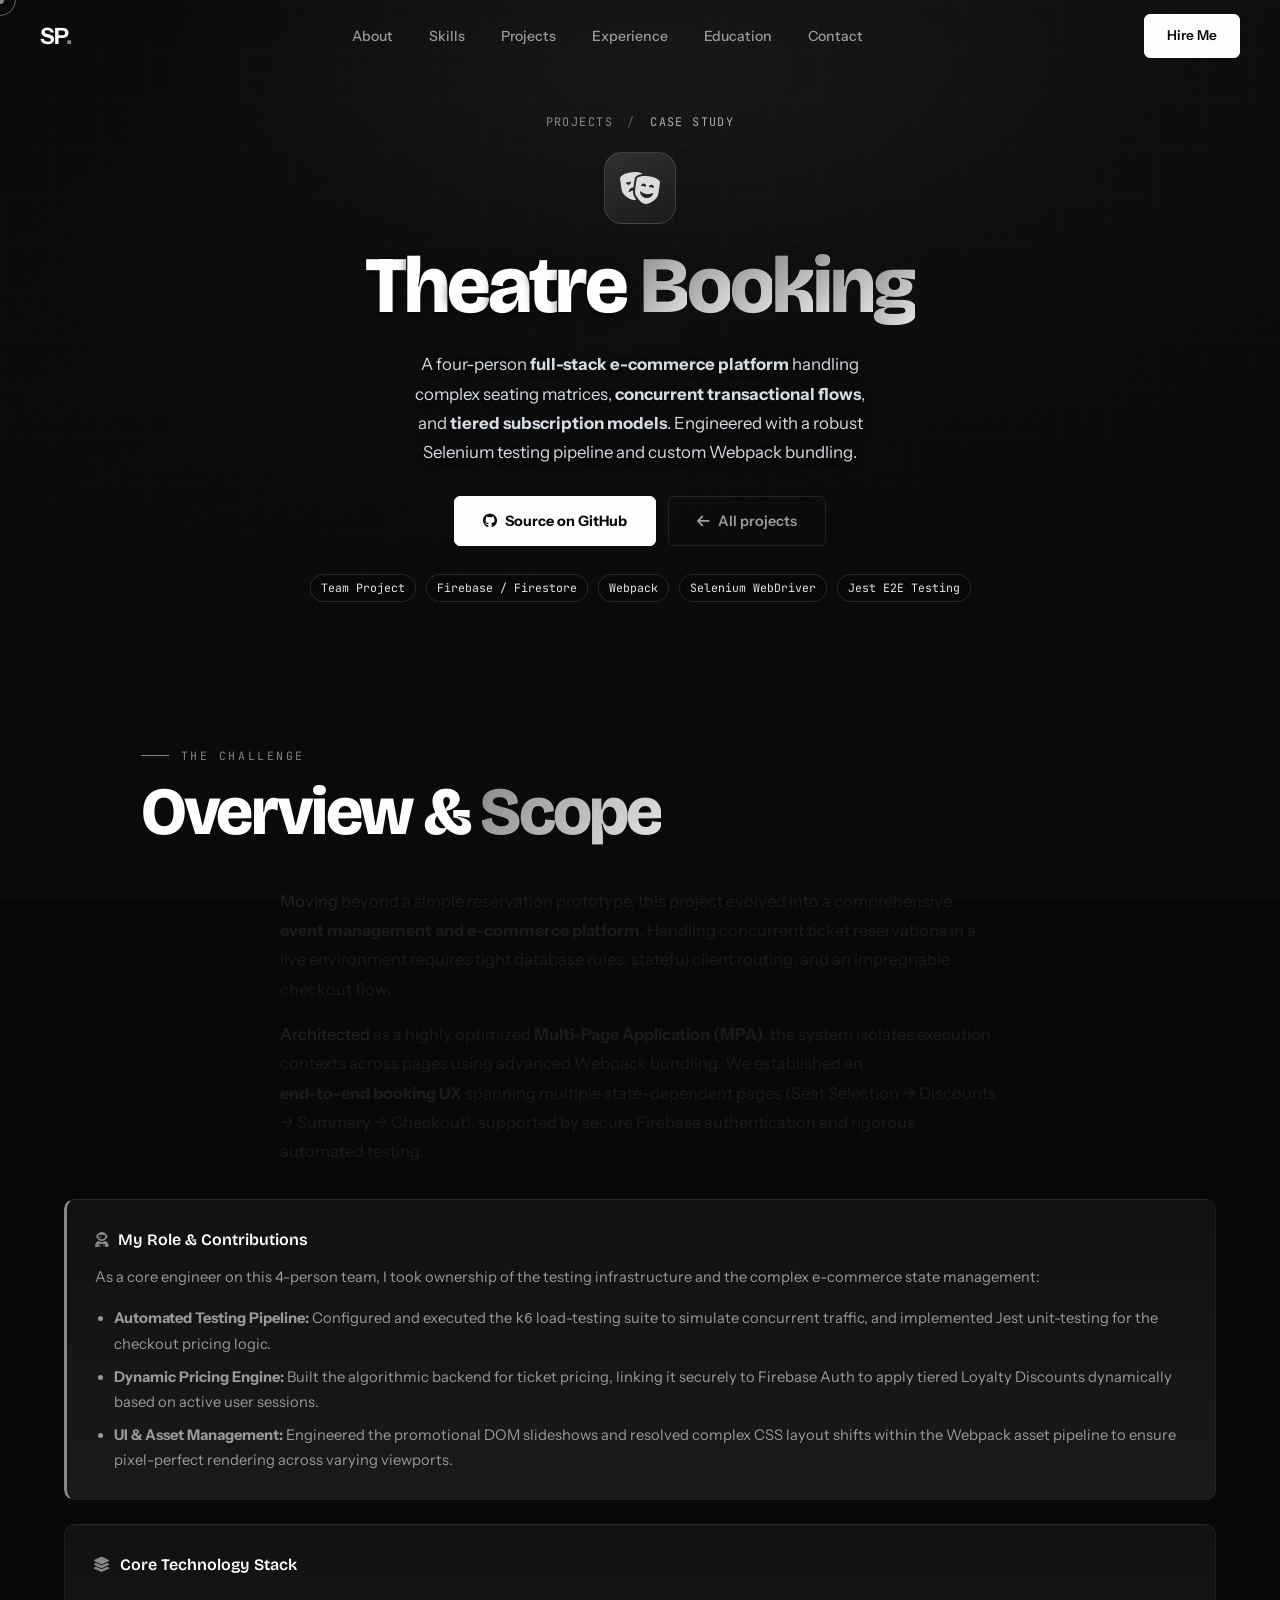
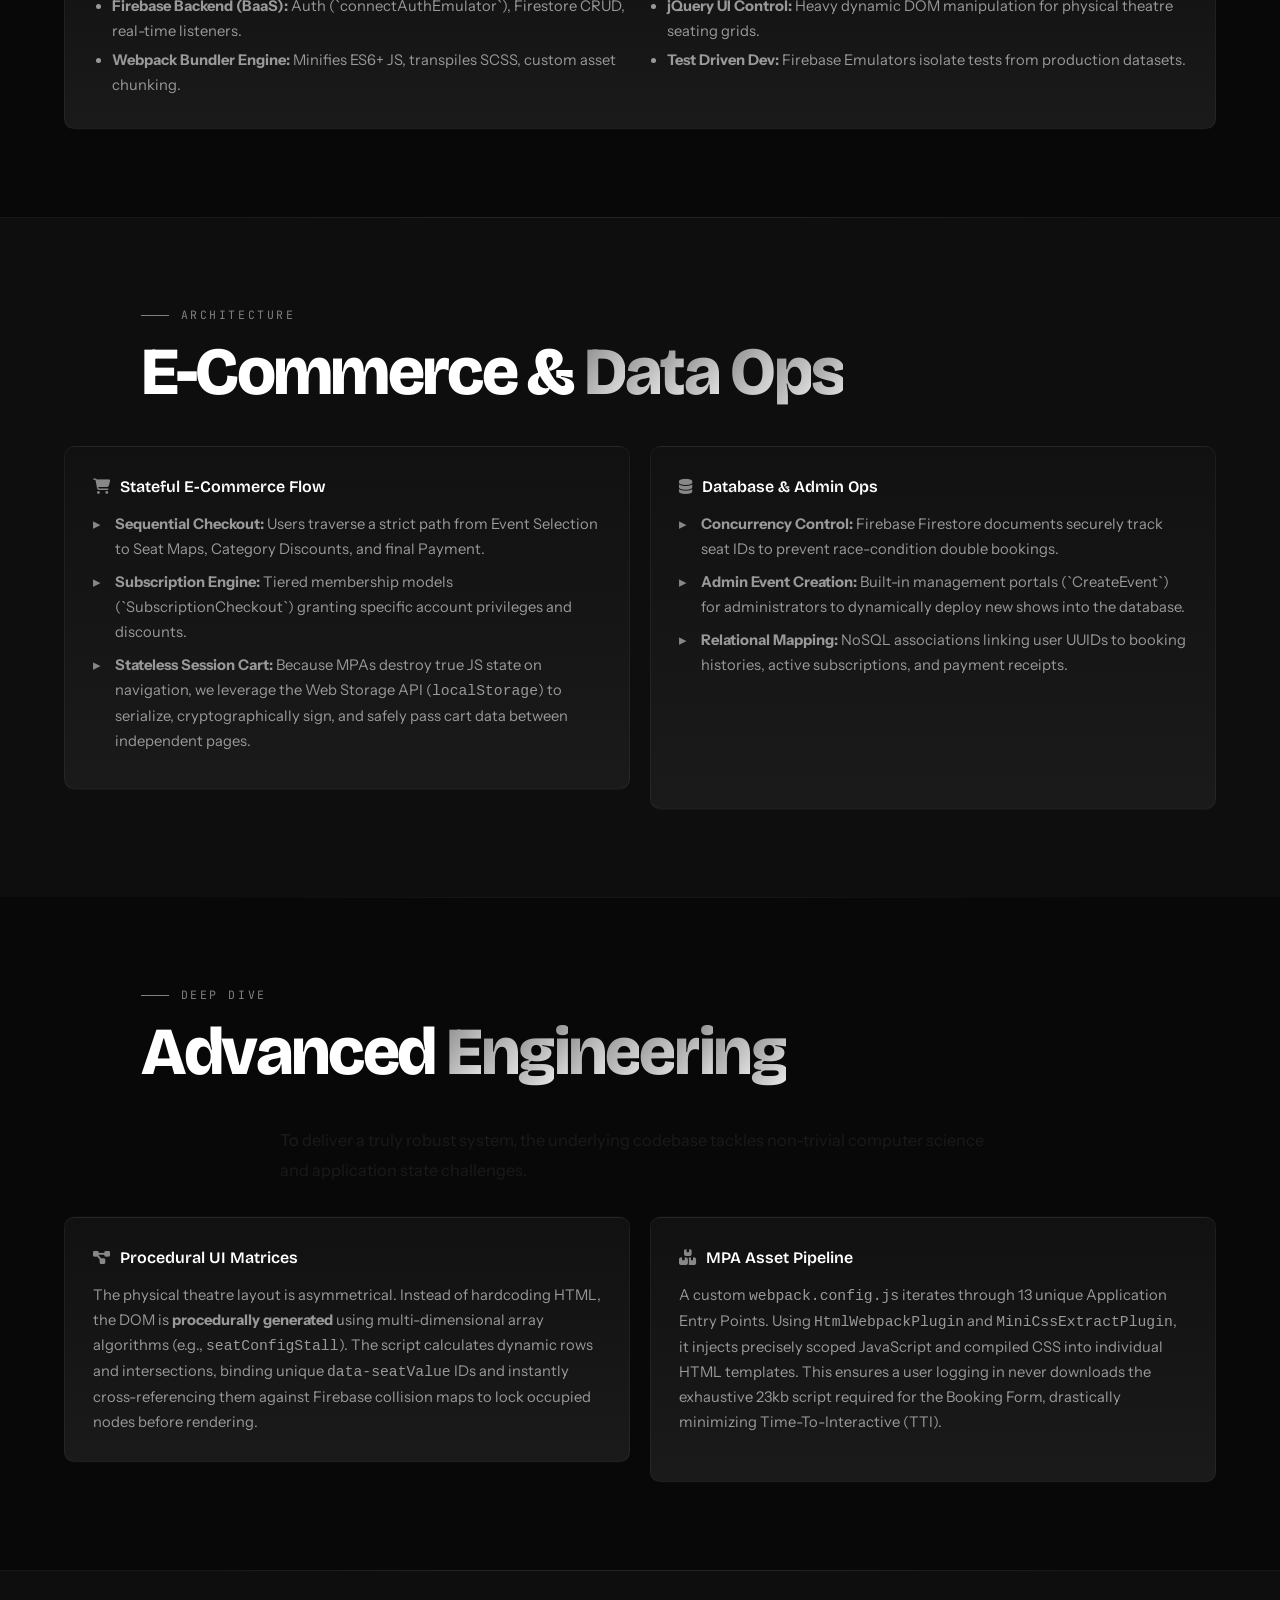
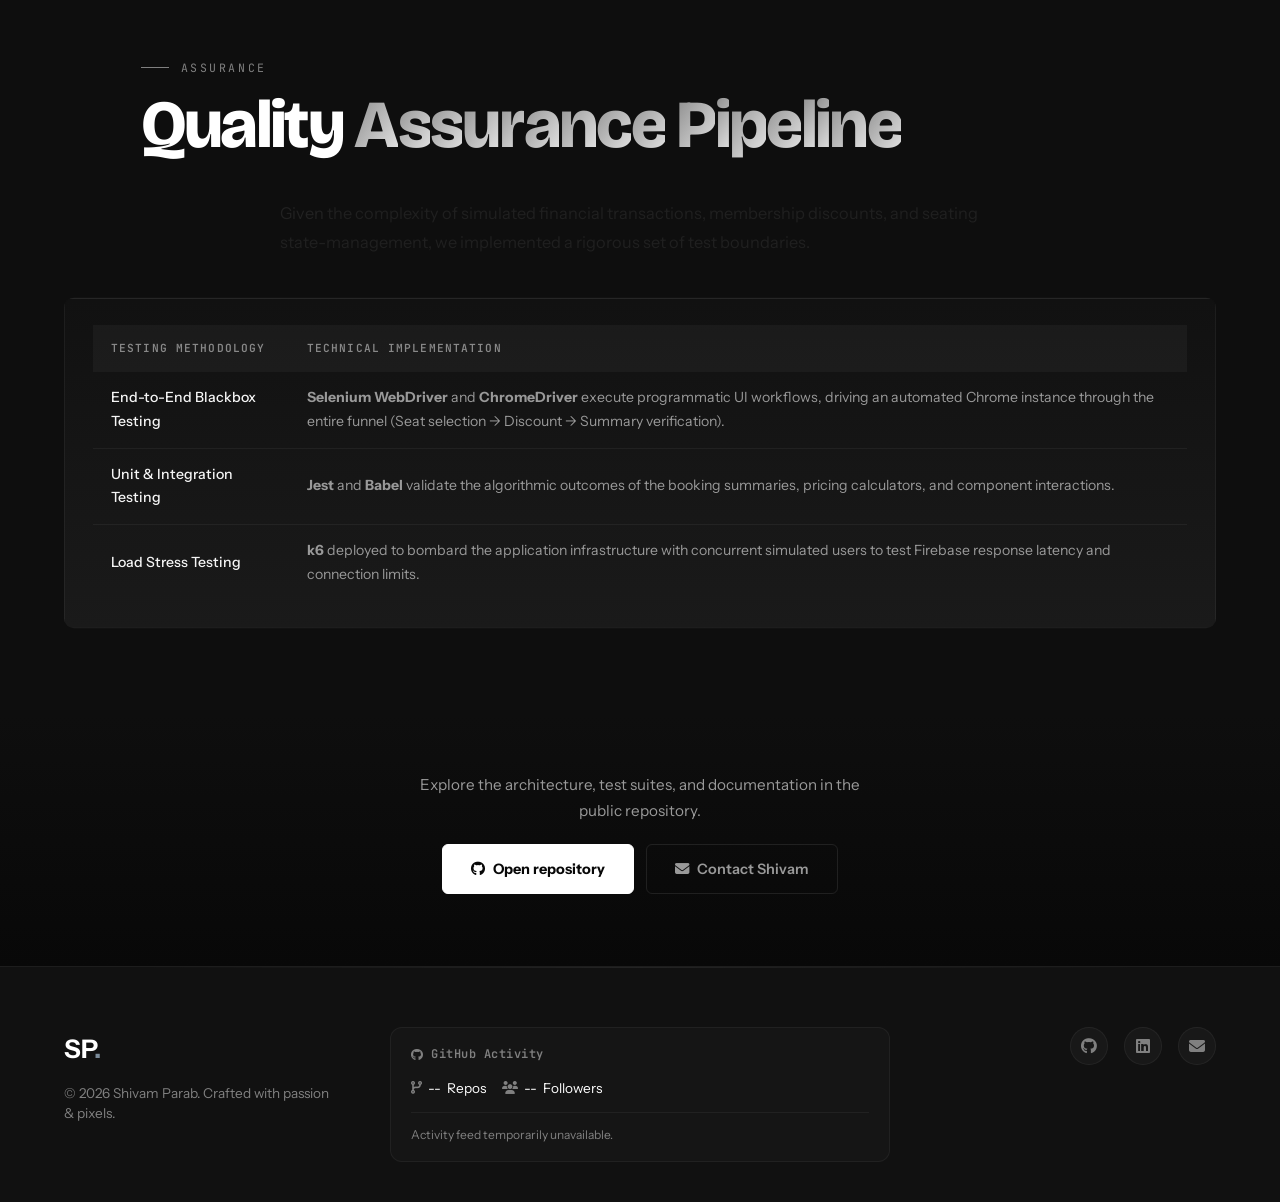
<file: theatre-booking.html>
<!DOCTYPE html>
<html lang="en">
<head>
  <meta charset="UTF-8" />
  <meta name="viewport" content="width=device-width, initial-scale=1.0" />
  <title>Theatre Seat Reservation System | Shivam Parab</title>
  <meta name="description" content="Case study: A collaborative full-stack application managing theatre bookings, real-time seat tracking, and transactional flows using Firebase and Webpack — by Shivam Parab." />
  <meta property="og:type" content="article">
  <meta property="og:title" content="Theatre Seat Reservation System Case Study | Shivam Parab">
  <meta property="og:description" content="A collaborative full-stack application built with Firebase, Webpack, and Selenium for automated E2E testing.">
  <meta property="og:url" content="https://sp-portfolio-nine.vercel.app/theatre-booking.html">
  <meta property="og:image" content="https://sp-portfolio-nine.vercel.app/img/profile.jpg">
  <meta name="twitter:card" content="summary_large_image">
  <meta name="twitter:title" content="Theatre Seat Reservation System Case Study | Shivam Parab">
  <meta name="twitter:description" content="A collaborative full-stack application built with Firebase, Webpack, and Selenium for automated E2E testing.">
  <meta name="twitter:image" content="https://sp-portfolio-nine.vercel.app/img/profile.jpg">

  <link href="https://fonts.googleapis.com/css2?family=Bricolage+Grotesque:opsz,wght@12..96,200..800&family=Instrument+Sans:wght@400;500;600;700&family=JetBrains+Mono:wght@400;500;700&display=swap" rel="stylesheet" />
  <link rel="stylesheet" href="css/vendor/fontawesome.min.css" />
  <link rel="icon" href="img/favicon.svg" type="image/svg+xml">
  <link rel="icon" href="img/favicon.ico" type="image/x-icon">
  <link rel="stylesheet" href="css/style.css" />
</head>
<body>

  <div class="loader" id="loader">
    <p class="loader__logo">SP<span class="accent">.</span></p>
    <div class="loader__bar"><div class="loader__fill"></div></div>
  </div>

  <div class="cursor" id="cursor"></div>
  <div class="cursor-follower" id="cursorFollower"></div>

  <nav class="nav" id="nav">
    <a href="index.html" class="nav__logo" aria-label="Shivam Parab portfolio home">
      <span class="nav__logo-text">SP<span class="accent">.</span></span>
    </a>
    <ul class="nav__links" id="navLinks">
      <li><a href="index.html#about" class="nav__link">About</a></li>
      <li><a href="index.html#skills" class="nav__link">Skills</a></li>
      <li><a href="index.html#projects" class="nav__link">Projects</a></li>
      <li><a href="index.html#experience" class="nav__link">Experience</a></li>
      <li><a href="index.html#education" class="nav__link">Education</a></li>
      <li><a href="index.html#contact" class="nav__link">Contact</a></li>
    </ul>
    <a href="index.html#contact" class="btn btn--nav">Hire Me</a>
    <button class="nav__hamburger" id="hamburger" aria-label="Open navigation menu">
      <span></span><span></span><span></span>
    </button>
  </nav>

  <main id="swup" class="transition-fade">

  <header class="case-hero" id="case-home">
    <div class="case-hero__bg" id="vanta-bg-case" aria-hidden="true"></div>
    <div class="case-hero__grid" aria-hidden="true"></div>
    <div class="case-hero__veil" aria-hidden="true"></div>
    <div class="case-hero__inner">
      <p class="case-breadcrumb">
        <a href="index.html#projects">Projects</a> <span>/</span> Case study
      </p>
      <div class="case-hero__icon" aria-hidden="true">
        <i class="fas fa-masks-theater"></i>
      </div>
      <h1 class="case-hero__title">Theatre <span class="accent">Booking</span></h1>
      <p class="case-hero__lead">
        A four-person <strong>full-stack e-commerce platform</strong> handling complex seating matrices,
        <strong>concurrent transactional flows</strong>, and <strong>tiered subscription models</strong>. 
        Engineered with a robust Selenium testing pipeline and custom Webpack bundling.
      </p>
      <div class="case-hero__actions">
        <a href="https://github.com/Shivam361/theatre-booking" target="_blank" rel="noopener" class="btn btn--primary">
          <i class="fab fa-github"></i> Source on GitHub
        </a>
        <a href="index.html#projects" class="btn btn--outline">
          <i class="fas fa-arrow-left"></i> All projects
        </a>
      </div>
      <div class="case-meta">
        <span class="tag tag--sm">Team Project</span>
        <span class="tag tag--sm">Firebase / Firestore</span>
        <span class="tag tag--sm">Webpack</span>
        <span class="tag tag--sm">Selenium WebDriver</span>
        <span class="tag tag--sm">Jest E2E Testing</span>
      </div>
    </div>
  </header>

  <section class="section case-section" id="overview">
    <div class="container">
      <div class="section__header">
        <p class="section__eyebrow">The Challenge</p>
        <h2 class="section__title">Overview &amp; <span class="accent">Scope</span></h2>
      </div>
      <div class="case-prose">
        <p>
          Moving beyond a simple reservation prototype, this project evolved into a comprehensive <strong>event management and e-commerce platform</strong>. Handling concurrent ticket reservations in a live environment requires tight database rules, stateful client routing, and an impregnable checkout flow.
        </p>
        <p>
          Architected as a highly optimized <strong>Multi-Page Application (MPA)</strong>, the system isolates execution contexts across pages using advanced Webpack bundling. We established an <strong>end-to-end booking UX</strong> spanning multiple state-dependent pages (Seat Selection &rarr; Discounts &rarr; Summary &rarr; Checkout), supported by secure Firebase authentication and rigorous automated testing.
        </p>
      </div>

      <div class="case-panel case-panel--role">
        <h3 class="case-panel__title"><i class="fas fa-user-astronaut"></i> My Role & Contributions</h3>
        <p>
          As a core engineer on this 4-person team, I took ownership of the testing infrastructure and the complex e-commerce state management:
        </p>
        <ul>
          <li><strong>Automated Testing Pipeline:</strong> Configured and executed the <code>k6</code> load-testing suite to simulate concurrent traffic, and implemented Jest unit-testing for the checkout pricing logic.</li>
          <li><strong>Dynamic Pricing Engine:</strong> Built the algorithmic backend for ticket pricing, linking it securely to Firebase Auth to apply tiered Loyalty Discounts dynamically based on active user sessions.</li>
          <li><strong>UI & Asset Management:</strong> Engineered the promotional DOM slideshows and resolved complex CSS layout shifts within the Webpack asset pipeline to ensure pixel-perfect rendering across varying viewports.</li>
        </ul>
      </div>

      <div class="case-panel">
        <h3 class="case-panel__title"><i class="fas fa-layer-group"></i> Core Technology Stack</h3>
        <div class="case-stack">
          <ul>
            <li><strong>Firebase Backend (BaaS):</strong> Auth (`connectAuthEmulator`), Firestore CRUD, real-time listeners.</li>
            <li><strong>Webpack Bundler Engine:</strong> Minifies ES6+ JS, transpiles SCSS, custom asset chunking.</li>
          </ul>
          <ul>
            <li><strong>jQuery UI Control:</strong> Heavy dynamic DOM manipulation for physical theatre seating grids.</li>
            <li><strong>Test Driven Dev:</strong> Firebase Emulators isolate tests from production datasets.</li>
          </ul>
        </div>
      </div>
    </div>
  </section>

  <section class="section case-section case-section--alt" id="architecture">
    <div class="container">
      <div class="section__header">
        <p class="section__eyebrow">Architecture</p>
        <h2 class="section__title">E-Commerce &amp; <span class="accent">Data Ops</span></h2>
      </div>
      <div class="case-two-col">
        <div class="case-panel">
          <h3 class="case-panel__title"><i class="fas fa-shopping-cart"></i> Stateful E-Commerce Flow</h3>
          <ul>
            <li><strong>Sequential Checkout:</strong> Users traverse a strict path from Event Selection to Seat Maps, Category Discounts, and final Payment.</li>
            <li><strong>Subscription Engine:</strong> Tiered membership models (`SubscriptionCheckout`) granting specific account privileges and discounts.</li>
            <li><strong>Stateless Session Cart:</strong> Because MPAs destroy true JS state on navigation, we leverage the Web Storage API (<code>localStorage</code>) to serialize, cryptographically sign, and safely pass cart data between independent pages.</li>
          </ul>
        </div>
        <div class="case-panel">
          <h3 class="case-panel__title"><i class="fas fa-database"></i> Database & Admin Ops</h3>
          <ul>
            <li><strong>Concurrency Control:</strong> Firebase Firestore documents securely track seat IDs to prevent race-condition double bookings.</li>
            <li><strong>Admin Event Creation:</strong> Built-in management portals (`CreateEvent`) for administrators to dynamically deploy new shows into the database.</li>
            <li><strong>Relational Mapping:</strong> NoSQL associations linking user UUIDs to booking histories, active subscriptions, and payment receipts.</li>
          </ul>
        </div>
      </div>
    </div>
  </section>

  <section class="section case-section" id="engineering">
    <div class="container">
      <div class="section__header">
        <p class="section__eyebrow">Deep Dive</p>
        <h2 class="section__title">Advanced <span class="accent">Engineering</span></h2>
      </div>
      <div class="case-prose">
        <p>To deliver a truly robust system, the underlying codebase tackles non-trivial computer science and application state challenges.</p>
      </div>
      <div class="case-two-col">
        <div class="case-panel">
          <h3 class="case-panel__title"><i class="fas fa-project-diagram"></i> Procedural UI Matrices</h3>
          <p>
            The physical theatre layout is asymmetrical. Instead of hardcoding HTML, the DOM is <strong>procedurally generated</strong> using multi-dimensional array algorithms (e.g., <code>seatConfigStall</code>). The script calculates dynamic rows and intersections, binding unique <code>data-seatValue</code> IDs and instantly cross-referencing them against Firebase collision maps to lock occupied nodes before rendering.
          </p>
        </div>
        <div class="case-panel">
          <h3 class="case-panel__title"><i class="fas fa-boxes"></i> MPA Asset Pipeline</h3>
          <p>
            A custom <code>webpack.config.js</code> iterates through 13 unique Application Entry Points. Using <code>HtmlWebpackPlugin</code> and <code>MiniCssExtractPlugin</code>, it injects precisely scoped JavaScript and compiled CSS into individual HTML templates. This ensures a user logging in never downloads the exhaustive 23kb script required for the Booking Form, drastically minimizing Time-To-Interactive (TTI).
          </p>
        </div>
      </div>
    </div>
  </section>

  <section class="section case-section case-section--alt" id="qa">
    <div class="container">
      <div class="section__header">
        <p class="section__eyebrow">Assurance</p>
        <h2 class="section__title">Quality <span class="accent">Assurance Pipeline</span></h2>
      </div>
      <div class="case-prose">
        <p>Given the complexity of simulated financial transactions, membership discounts, and seating state-management, we implemented a rigorous set of test boundaries.</p>
      </div>
      <div class="case-table-wrap case-panel">
        <table class="case-table">
          <thead>
            <tr>
              <th>Testing Methodology</th>
              <th>Technical Implementation</th>
            </tr>
          </thead>
          <tbody>
            <tr>
              <td>End-to-End Blackbox Testing</td>
              <td><strong>Selenium WebDriver</strong> and <strong>ChromeDriver</strong> execute programmatic UI workflows, driving an automated Chrome instance through the entire funnel (Seat selection &rarr; Discount &rarr; Summary verification).</td>
            </tr>
            <tr>
              <td>Unit & Integration Testing</td>
              <td><strong>Jest</strong> and <strong>Babel</strong> validate the algorithmic outcomes of the booking summaries, pricing calculators, and component interactions.</td>
            </tr>
            <tr>
              <td>Load Stress Testing</td>
              <td><strong>k6</strong> deployed to bombard the application infrastructure with concurrent simulated users to test Firebase response latency and connection limits.</td>
            </tr>
          </tbody>
        </table>
      </div>
    </div>
  </section>

  <div class="case-cta-bar">
    <p>Explore the architecture, test suites, and documentation in the public repository.</p>
    <div class="case-cta-bar__actions">
      <a href="https://github.com/Shivam361/theatre-booking" target="_blank" rel="noopener" class="btn btn--primary">
        <i class="fab fa-github"></i> Open repository
      </a>
      <a href="index.html#contact" class="btn btn--outline">
        <i class="fas fa-envelope"></i> Contact Shivam
      </a>
    </div>
  </div>

  </main>

  <footer class="footer">
    <div class="container">
      <div class="footer__inner">
        <div class="footer__brand">
          <a href="index.html" class="footer__logo">SP<span class="accent">.</span></a>
          <p class="footer__copy">&copy; 2026 Shivam Parab. Crafted with passion &amp; pixels.</p>
        </div>

        <div class="footer__github" id="githubActivity">
          <p class="footer__github-title"><i class="fab fa-github"></i> GitHub Activity</p>
          <div class="footer__github-stats">
            <span class="github-stat" title="Public Repositories"><i class="fas fa-code-branch"></i> <span id="githubRepos">--</span> Repos</span>
            <span class="github-stat" title="Followers"><i class="fas fa-users"></i> <span id="githubFollowers">--</span> Followers</span>
          </div>
          <div class="footer__github-repos" id="githubRepoList">
            <div class="github-repo-skeleton"></div>
            <div class="github-repo-skeleton"></div>
          </div>
        </div>

        <div class="footer__socials">
          <a href="https://github.com/Shivam361" target="_blank" rel="noopener" aria-label="GitHub"><i class="fab fa-github"></i></a>
          <a href="https://www.linkedin.com/in/shivam-parab-3b747b150/" target="_blank" rel="noopener" aria-label="LinkedIn"><i class="fab fa-linkedin"></i></a>
          <a href="mailto:parabshivam@gmail.com" aria-label="Email"><i class="fas fa-envelope"></i></a>
        </div>
      </div>
    </div>
  </footer>

  <button class="back-to-top" id="backToTop" aria-label="Scroll back to top of page">
    <svg class="progress-ring" viewBox="0 0 46 46" aria-hidden="true">
      <circle class="progress-ring__track" cx="23" cy="23" r="19"/>
      <circle class="progress-ring__fill" id="progressRingFill" cx="23" cy="23" r="19"/>
    </svg>
    <i class="fas fa-chevron-up"></i>
  </button>

  <script src="js/vendor/gsap.min.js"></script>
  <script src="js/vendor/ScrollTrigger.min.js"></script>
  <script src="js/vendor/lenis.min.js"></script>
  <script src="js/vendor/split-type.min.js"></script>
  <script src="js/vendor/three.min.js"></script>
  <script src="js/vendor/vanta.net.min.js"></script>
  <script src="js/vendor/swup.min.js"></script>
  <script src="js/main.js"></script>
</body>
</html>
</file>
<file: css/style.css>
/* ====================================================
   SHIVAM PARAB PORTFOLIO — STYLESHEET
   Design: Dark gaming aesthetic with neon accent
   ==================================================== */

@import url("base/custom-properties.css");
@import url("base/reset-and-base.css");
@import url("base/scrollbar.css");
@import url("base/cursor.css");
@import url("base/container.css");
@import url("base/section-base.css");
@import url("base/buttons.css");
@import url("base/tags---pills.css");
@import url("components/nav.css");
@import url("components/hero.css");
@import url("components/about.css");
@import url("components/skills.css");
@import url("components/projects.css");
@import url("components/experience.css");
@import url("components/education.css");
@import url("components/contact.css");
@import url("components/footer.css");
@import url("components/back-to-top.css");
@import url("components/responsive.css");
@import url("components/utility.css");
@import url("components/page-loader.css");
@import url("base/section-dividers.css");
@import url("components/motion-preferences.css");
@import url("components/split-type.css");

/* Custom selection */
::selection {
  background: var(--accent);
  color: var(--white);
}

/* Swup Transition Fade — pure crossfade, no directional slide */
.transition-fade {
  transition: opacity 0.35s ease-out;
  opacity: 1;
}
html.is-animating .transition-fade {
  opacity: 0;
}
</file>
